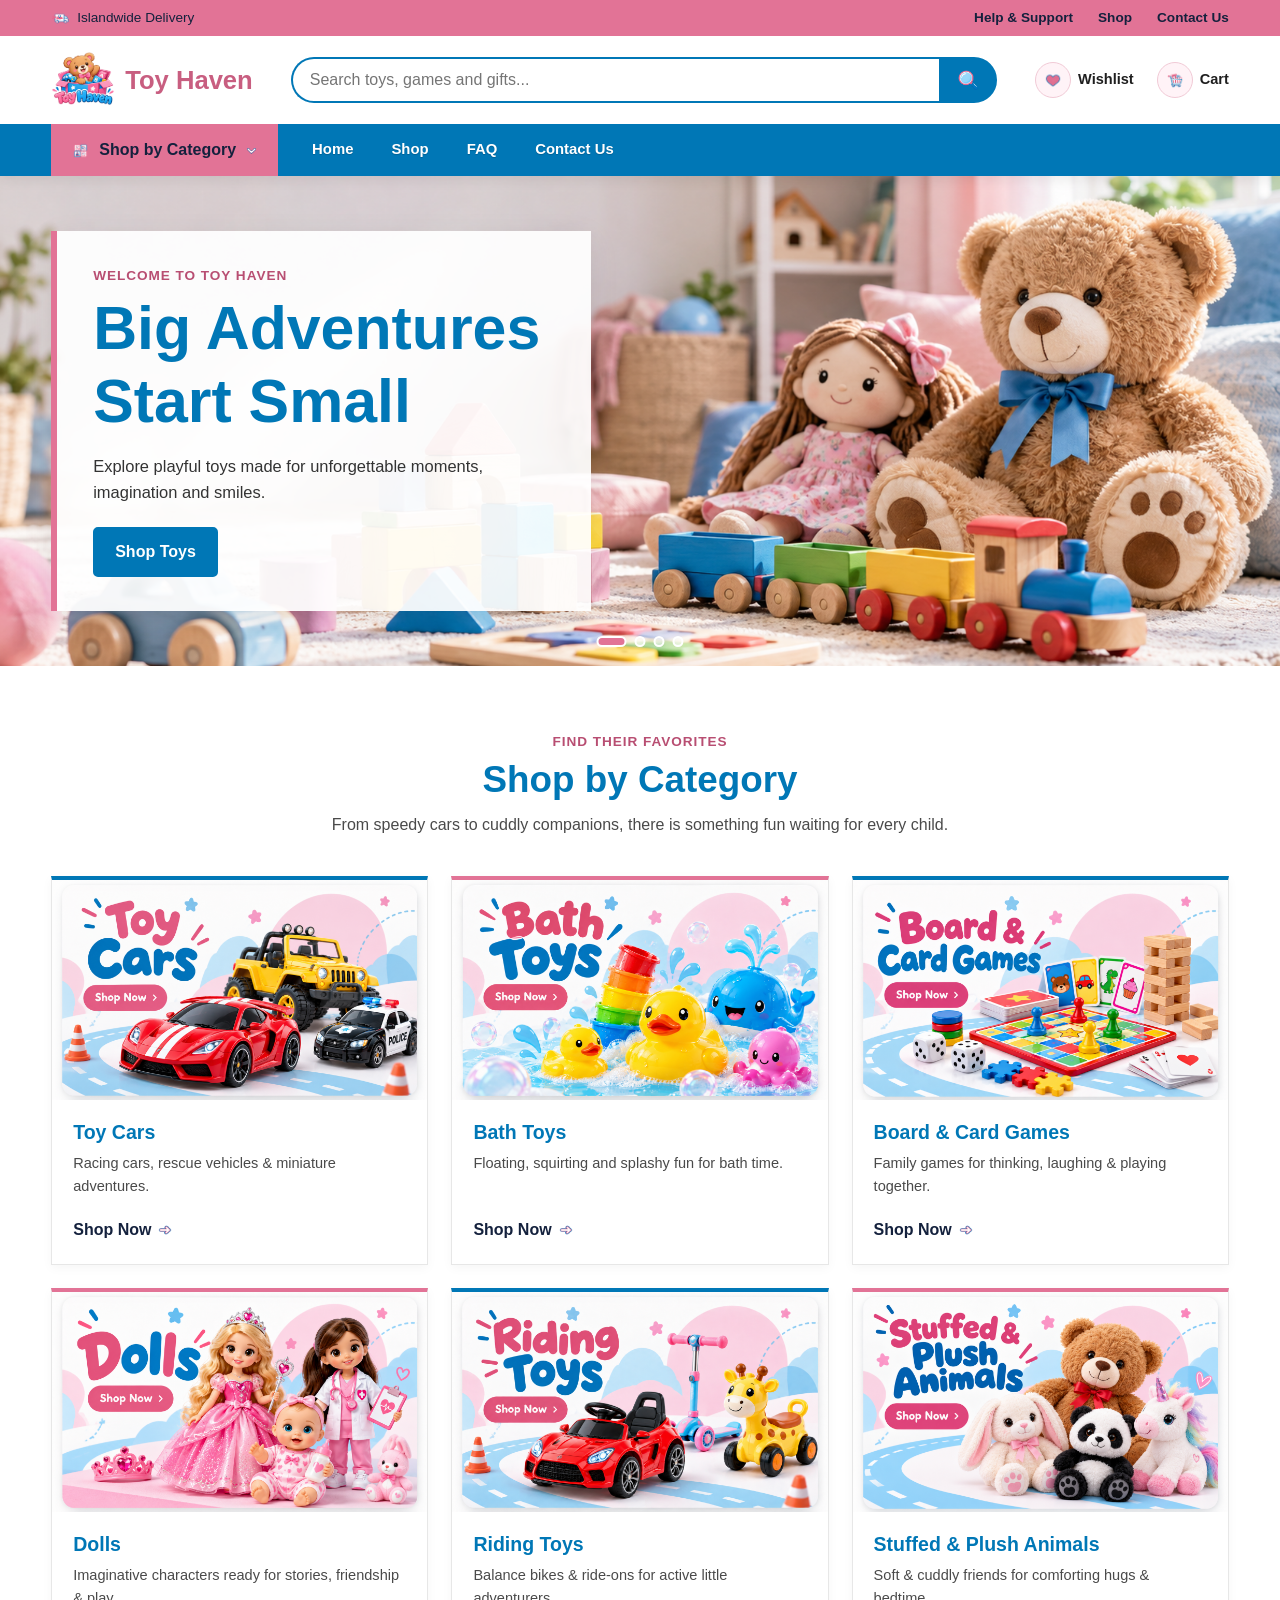
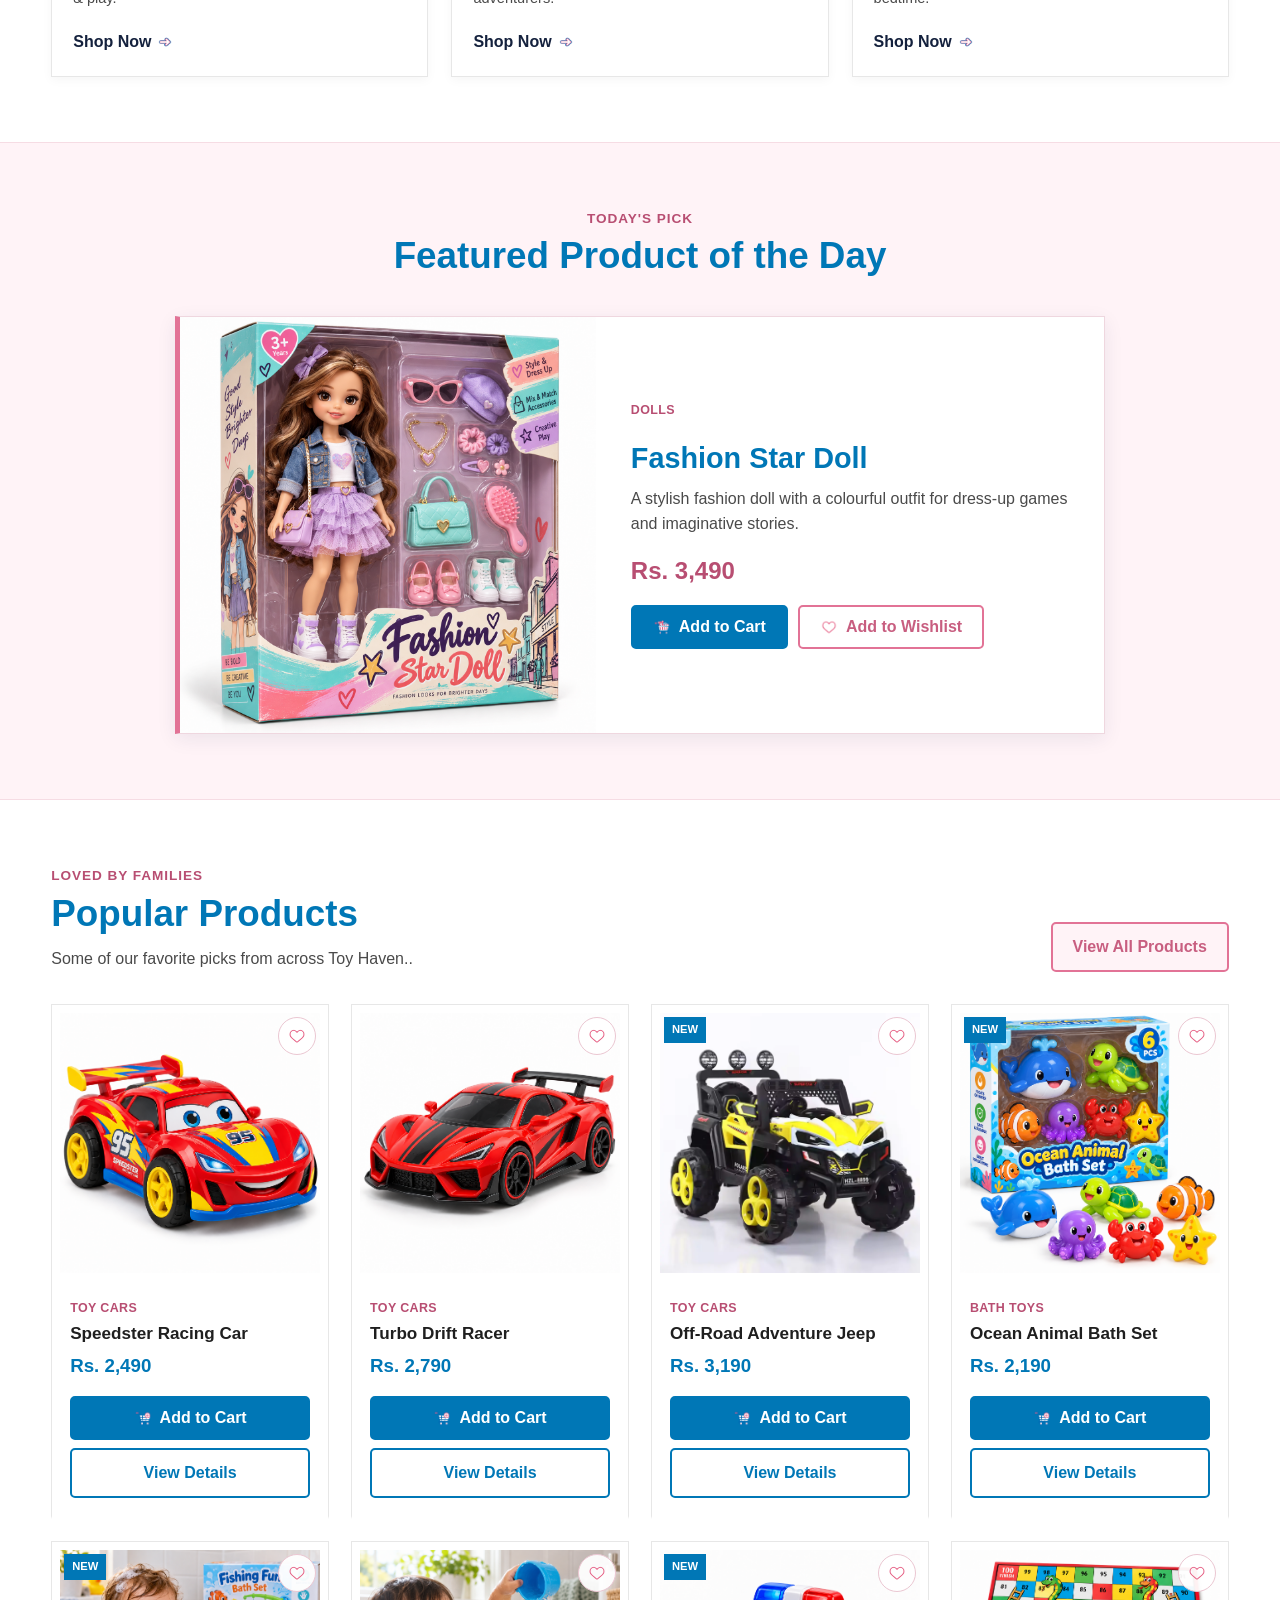
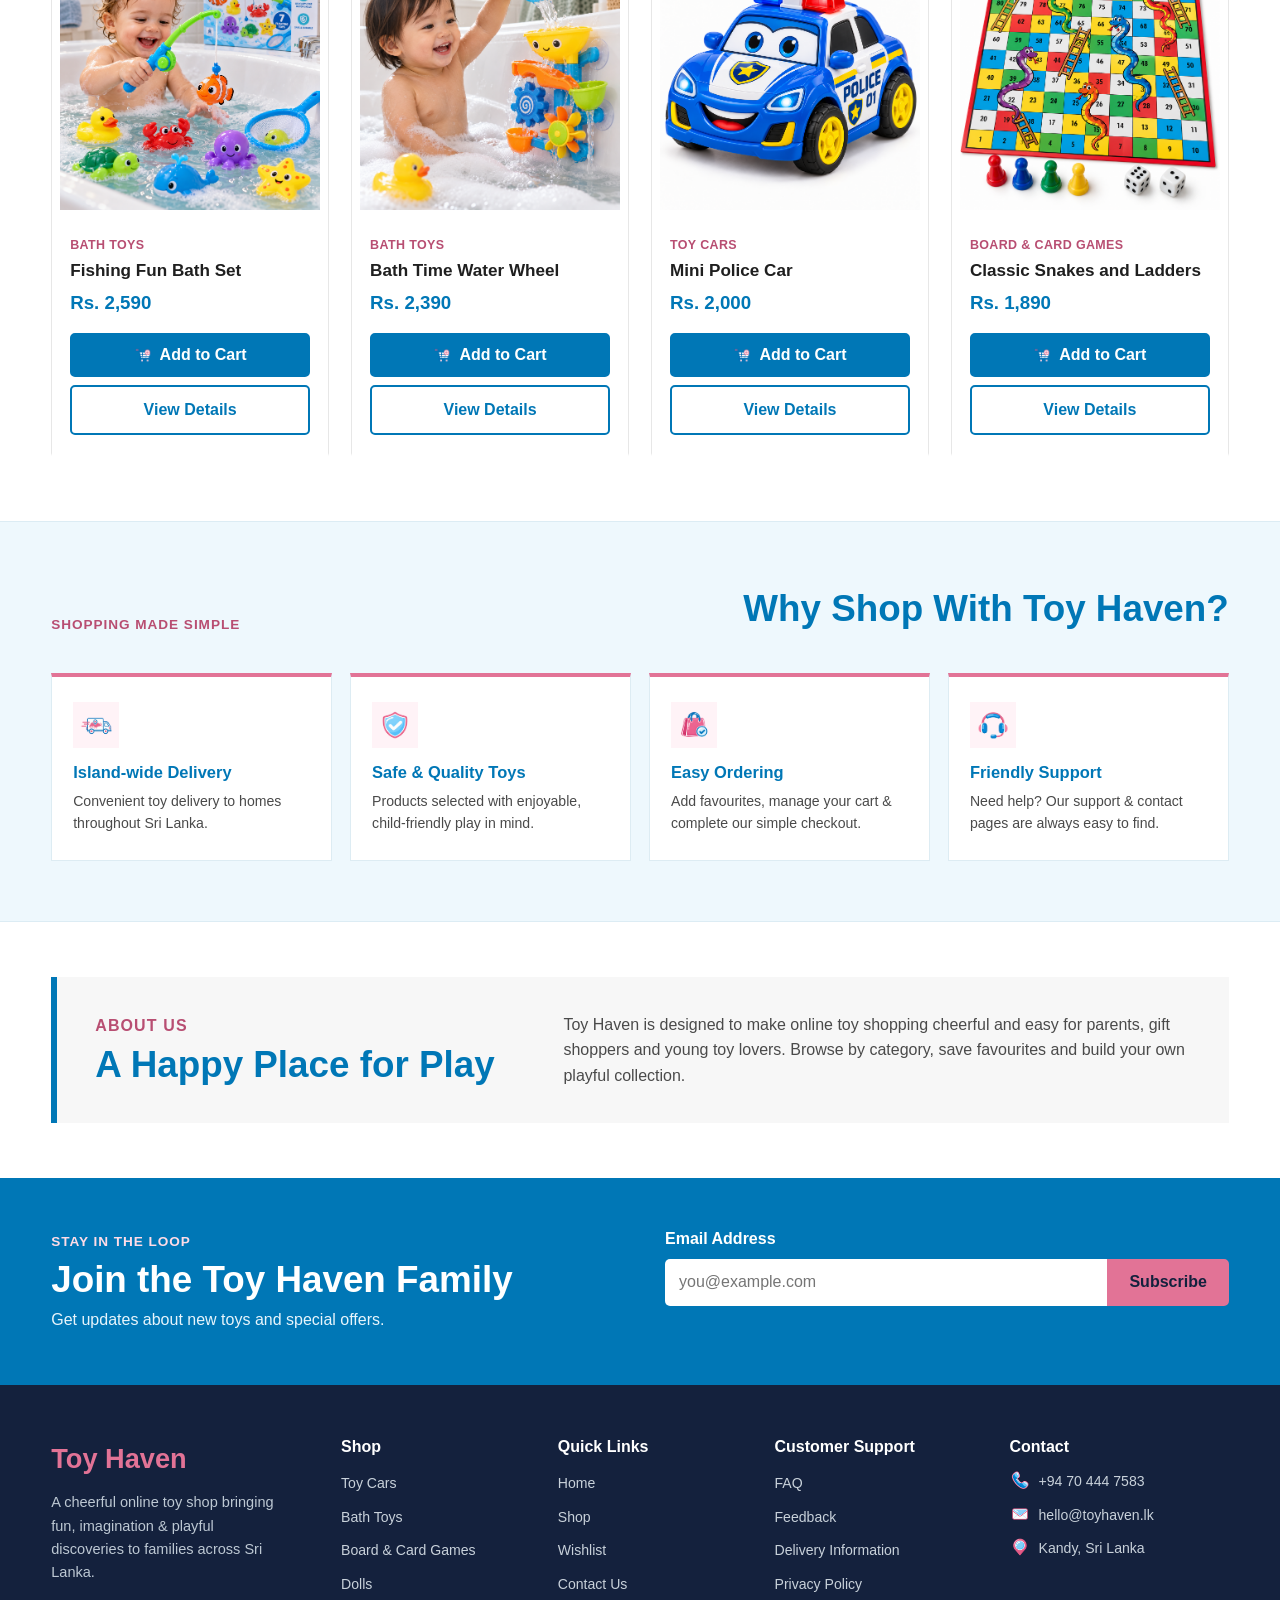
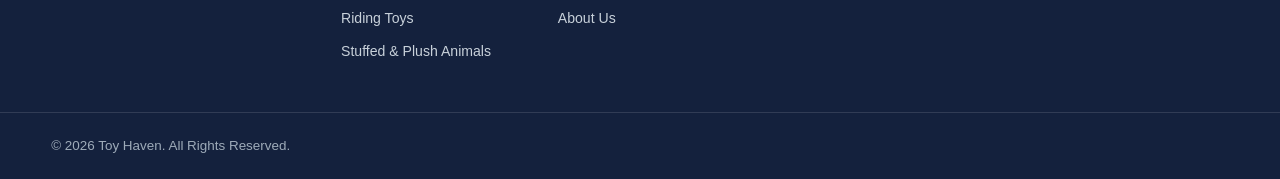
<file: index.html>
<!DOCTYPE html>
<html lang="en">
<head>
  <meta charset="UTF-8">
  <meta name="viewport" content="width=device-width, initial-scale=1.0">
  <meta name="keywords" content="toys, toy shop, teddy bears, toy cars, bath toys, board games">
  <meta name="description" content="Shop toy cars, bath toys, board games, dolls, riding toys and plush animals online - Sri Lanka">

  <link rel="stylesheet" href="./CSS/style.css">

  <link rel="apple-touch-icon" sizes="180x180" href="./Images/favicon_io/apple-touch-icon.png">
  <link rel="icon" type="image/png" sizes="32x32" href="./Images/favicon_io/favicon-32x32.png">
  <link rel="icon" type="image/png" sizes="16x16" href="./Images/favicon_io/favicon-16x16.png">
  <link rel="manifest" href="./Images/favicon_io/site.webmanifest">
  <link rel="icon" type="image/x-icon" href="./Images/favicon_io/favicon.ico">
  <link rel="icon" type="image/png" sizes="512x512" href="./Images/favicon_io/android-chrome-512x512.png">
  <link rel="icon" type="image/png" sizes="192x192" href="./Images/favicon_io/android-chrome-192x192.png">
  
  <title>Toy Haven | Toys, Games & Gift Items</title>
  
</head>
<body>
  <!-- Header & Navigation -->
  <header class="site-header">
    <section class="top-bar" aria-label="Store information">
      <div class="top-bar-container">
        <p class="delivery-mesaage">
          <img src="./Images/Icons/Delivery.png" alt="Islandwide Delivery" class="header-small-icon">
          Islandwide Delivery
        </p>

        <nav class="top-links">
          <ul>
            <li>
              <a href="support.html">Help &amp; Support</a>
            </li>
            <li>
              <a href="products.html">Shop</a>
            </li>
            <li>
              <a href="contact.html">Contact Us</a>
            </li>
          </ul>
        </nav>
      </div>
    </section>

    <!-- Main Header -->
     <section class="main-header" aria-label="Main header information">
      <div class="main-header-container">
        <a href="index.html" class="logo-link">
          <img src="./Images/Logo.png" alt="Toy Haven Logo">
          <span>Toy Haven</span>
        </a>

        <form action="products.html" class="header-search" method="get">
          <label for="hSearch">Search Marketplace</label>
          <input type="search" id="hSearch" name="search" placeholder="Search toys, games and gifts...">
          <button type="submit">
            <img src="./Images/Icons/Search.png" alt="Search" class="search-icon">
          </button>
        </form>

        <nav class="nav-actions" aria-label="Shortcuts">

          <a href="wishlist.html" class="nav-action">
            <img src="./Images/Icons/Heart2.png" alt="Wishlist" class="nav-icon">
            Wishlist
          </a>

          <a href="cart.html" class="nav-action">
            <img src="./Images/Icons/Cart.png" alt="Cart" class="nav-icon">
            Cart
          </a>

        </nav>
      </div>
     </section>

     <!-- Base Navigation Part -->
     <nav class="base-nav">
      <div class="base-nav-container menu">

        <button type="button" aria-expanded="false" aria-controls="categoryDropdown">
          <img src="./Images/Icons/Categories.png" alt="Shop by Category" class="menu-icon">
          Shop by Category
          <img src="./Images/Icons/DownArrow.png" alt="Drop Down Arrow" class="arrow-icon">
        </button>

        <ul class="category-dropdown" id="categoryDropdown">
          <li>
            <a href="products.html?category=Toy%20Cars">Toy Cars</a>
          </li>
          <li>
            <a href="products.html?category=Bath%20Toys">Bath Toys</a>
          </li>
          <li>
            <a href="products.html?category=Board%20%26%20Card%20Games">Board &amp; Card Games</a>
          </li>
          <li>
            <a href="products.html?category=Dolls">Dolls</a>
          </li>
          <li>
            <a href="products.html?category=Riding%20Toys">Riding Toys</a>
          </li>
          <li>
            <a href="products.html?category=Stuffed%20%26%20Plush%20Animals">Stuffed &amp; Plush Animals</a>
          </li>
        </ul>

        <button type="button" class="menu-toggle" aria-expanded="false">
          <img src="./Images/Icons/Hamburger.png" alt="Open Navigation Menu" class="menu-icon">
          Open navigation menu
        </button>

        <ul class="main-nav" id="mainNavigation">
          <li>
            <a href="index.html">Home</a>
          </li>
          <li>
            <a href="products.html">Shop</a>
          </li>
          <li>
            <a href="support.html">FAQ</a>
          </li>
          <li>
            <a href="contact.html">Contact Us</a>
          </li>
        </ul>
      </div>
     </nav>
  </header>

  <main id="main-container">
    <div class="hero-slider" role="region" aria-label="Promotions">
      <article class="active-slide">
        <img src="./Images/Banners/Banner1.png" alt="Colourful toys for children" class="hero-image">

        <div class="hero-content">
          <p class="hero-para">
            Welcome to Toy haven</p>

          <h1>Big Adventures Start Small</h1>

          <p>Explore playful toys made for unforgettable moments, imagination and smiles.</p>

          <a href="products.html" class="shop-button">Shop Toys</a>
        </div>
      </article>

      <article class="primary-slide">
        <img src="./Images/Banners/Banner2.png" alt="Toy cars and riding toys" class="hero-image">

        <div class="hero-content">
          <p class="hero-para">
            Ready, Set, Play
          </p>

          <h2>Little Drivers, Big Adventures</h2>

          <p>Discover colourful toy cars and exciting riding toys for energetic little explorers.</p>

          <a href="products.html?category=Toy%20Cars" class="shop-button">
            Explore Cars
          </a>
        </div>
      </article>

      <article class="primary-slide">
        <img src="./Images/Banners/Banner3.png" alt="Colourful bath toys" class="hero-image">
        <div class="hero-content">
          <p class="hero-para">
            Splash &amp; Smile
          </p>

          <h2>Make Bath Time More Fun</h2>

          <p>Turn everyday bath time into an exciting world of colourful floating friends.</p>

          <a href="products.html?category=Bath%20Toys" class="shop-button">Shop Bath Toys</a>
        </div>
      </article>

      <article class="primary-slide">
        <img src="./Images/Banners/Banner4.png" alt="Board and card games for children" class="hero-image">
        <div class="hero-content">
          <p class="hero-para">
            Fun for Everyone
          </p>

          <h2>Game Night Starts Here</h2>

          <p>Bring the family together with games made for laughter, and friendly competition.</p>

          <a href="products.html?category=Board%20%26%20Card%20Games" class="shop-button">Shop Games</a>
        </div>
      </article>

      <section class="dots-hero" aria-label="Choose promotional slide">
        
        <button type="button" class="dot-hero-active" aria-label="Show slide 1" data-slide="0"></button>

        <button type="button" class="dot-hero" aria-label="Show slide 2" data-slide="1"></button>

        <button type="button" class="dot-hero" aria-label="Show slide 3" data-slide="2"></button>

        <button type="button" class="dot-hero" aria-label="Show slide 4" data-slide="3"></button>

      </section>
    </div>

    <!-- Categories -->
     <section class="section-container" id="categories">
      <header class="section-header">
        <p class="section-label">Find their Favorites</p>

        <h2>Shop by Category</h2>

        <p>From speedy cars to cuddly companions, there is something fun waiting for every child.</p>
      </header>

      <div class="category-grid">

        <article class="category-card">

          <img src="./Images/Categories/Toy-Cars.png" alt="Toy cars">

          <div class="card-content">

            <h3>Toy Cars</h3>

            <p>Racing cars, rescue vehicles &amp; miniature adventures.</p>

            <a href="products.html?category=Toy%20Cars" class="text-link">Shop Now
              <img src="./Images/Icons/RightArrow.png" alt="Shop Now" class="text-link-icon">
            </a>
          </div>
        </article>

        <article class="category-card">
          <img src="./Images/Categories/Bath-Toys.png" alt="Colourful bath toys">

          <div class="card-content">
            <h3>Bath Toys</h3>

            <p>Floating, squirting and splashy fun for bath time.</p>

            <a href="products.html?category=Bath%20Toys" class="text-link"> Shop Now
              <img src="./Images/Icons/RightArrow.png" alt="Shop Now" class="text-link-icon">
            </a>
          </div>
        </article>

        <article class="category-card">
          <img src="./Images/Categories/Board&CardGames.png" alt="Board and card games">

          <div class="card-content">
            <h3>Board &amp; Card Games</h3>

            <p>Family games for thinking, laughing &amp; playing together.</p>

            <a href="products.html?category=Board%20%26%20Card%20Games" class="text-link">Shop Now
              <img src="./Images/Icons/RightArrow.png" alt="Shop Now" class="text-link-icon">
            </a>

          </div>
        </article>

        <article class="category-card">
          <img src="./Images/Categories/Dolls.png" alt="Dolls">

          <div class="card-content">
            <h3>Dolls</h3>

            <p>Imaginative characters ready for stories, friendship &amp; play.</p>

            <a href="products.html?category=Dolls" class="text-link">Shop Now
              <img src="./Images/Icons/RightArrow.png" alt="Shop Now" class="text-link-icon">
            </a>
          </div>
        </article>

        <article class="category-card">
          <img src="./Images/Categories/Riding-Toys.png" alt="Colorful riding toys">

          <div class="card-content">
            <h3>Riding Toys</h3>

            <p>Balance bikes &amp; ride-ons for active little adventurers.</p>

            <a href="products.html?category=Riding%20Toys" class="text-link">Shop Now
              <img src="./Images/Icons/RightArrow.png" alt="Shop Now" class="text-link-icon">
            </a>
          </div>
        </article>

        <article class="category-card">
          <img src="./Images/Categories/PlushAnimals.png" alt="Soft stuffed and plush animals">

          <div class="card-content">
            <h3>Stuffed &amp; Plush Animals</h3>

            <p>Soft &amp; cuddly friends for comforting hugs &amp; bedtime.</p>

            <a href="products.html?category=Stuffed%20%26%20Plush%20Animals" class="text-link">Shop Now
              <img src="./Images/Icons/RightArrow.png" alt="Shop Now" class="text-link-icon">
            </a>
          </div>
        </article>

      </div>
     </section>

     <!-- Toy of the Day -->
      <section class="featured-toy">
        <div class="container">
          <header class="feature-header">
            <p class="ftr-label">Today's Pick</p>

            <h2>Featured Product of the Day</h2>

          </header>

          <div class="ftr-toy" id="ftrToy">
            <p class="load-text">Loading today's featured toy...</p>

          </div>
        </div>
      </section>

      <!-- Kids' Favorites -->
       <div class="section-reveal">
        <header class="prime-header">

          <section>
            <p class="prime-label">Loved by Families</p>
            <h2>Popular Products</h2>
            <p>Some of our favorite picks from across Toy Haven..</p>
          </section>

          <a href="products.html" class="fav-btn">View All Products</a>
        </header>
        <div class="product-grid" id="popularProducts">
          <p class="load-text">Loading Products...</p>
        </div>
       </div>

       <!-- Why Toy Haven -->
        <section class="whyToyHaven" id="why-shop">
          <div class="container">
            <header class="prime-header">
              <p class="prime-label">Shopping Made Simple</p>
              <h2>Why Shop With Toy Haven?</h2>
            </header>

            <div class="why-grid">
              <article class="why-card">
                <img src="./Images/Icons/Delivery.png" alt="Island-wide Delivery" class="why-icon">
                <h3>Island-wide Delivery</h3>
                <p>Convenient toy delivery to homes throughout Sri Lanka.</p>
              </article>

              <article class="why-card">
                <img src="./Images/Icons/Safe.png" alt="Safe & Quality Toys" class="why-icon">
                <h3>Safe &amp; Quality Toys</h3>
                <p>Products selected with enjoyable, child-friendly play in mind.</p>
              </article>

              <article class="why-card">
                <img src="./Images/Icons/Easy-order.png" alt="Easy Ordering" class="why-icon">
                <h3>Easy Ordering</h3>
                <p>Add favourites, manage your cart &amp; complete our simple checkout.</p>
              </article>

              <article class="why-card">
                <img src="./Images/Icons/Support.png" alt="Friendly Support" class="why-icon">
                <h3>Friendly Support</h3>
                <p>Need help? Our support &amp; contact pages are always easy to find.</p>
              </article>
            </div>
          </div>
        </section>

        <!-- About -->
         <div class="aboutShop" id="about-Toy-Haven">
          <div class="containerAbout">
            <section>
              <p class="section-label">About Us</p>
              <h2>A Happy Place for Play</h2>
            </section>
            <p>Toy Haven is designed to make online toy shopping cheerful and easy for parents, gift shoppers and young toy lovers. Browse by category, save favourites and build your own playful collection.</p>
          </div>
         </div>

         <!-- Newsletter -->
         <div class="newsletter-section">
          <div class="newsletter-container">
            <section>
              <p class="section-label">
                Stay in the loop
              </p>
              <h2>Join the Toy Haven Family</h2>
              <p>Get updates about new toys and special offers.</p>
            </section>
            <form class="newsletter-form" id="newsletterForm">
              <label for="newsletterEmail">Email Address</label>

              <div class="newsletter-input">
                <input type="email" id="newsletterEmail" placeholder="you@example.com" required>
                <button type="submit" class="button-primary">Subscribe</button>
              </div>

              <p class="form-error" id="newsletterError" aria-live="polite"></p>
              <p class="form-success" id="newsletterSuccess" aria-live="polite"></p>
            </form>
          </div>
         </div>
  </main>

  <!-- Footer -->
   <footer class="site-footer">
    <div class="footer-grid">

      <div class="footer-about">
        <p>A cheerful online toy shop bringing fun, imagination &amp; playful discoveries to families across Sri Lanka.</p>
      </div>

      <section>
        <h3>Shop</h3>
        <ul class="shop-links">
          <li><a href="products.html?category=Toy%20Cars">Toy Cars</a></li>
          <li><a href="products.html?category=Bath%20Toys">Bath Toys</a></li>
          <li><a href="products.html?category=Board%20%26%20Card%20Games">Board &amp; Card Games</a></li>
          <li><a href="products.html?category=Dolls">Dolls</a></li>
          <li><a href="products.html?category=Riding%20Toys">Riding Toys</a></li>
          <li><a href="products.html?category=Stuffed%20%26%20Plush%20Animals">Stuffed &amp; Plush Animals</a></li>
        </ul>
      </section>

      <section>
        <h3>Quick Links</h3>
        <ul class="shop-links">
          <li><a href="index.html">Home</a></li>
          <li><a href="products.html">Shop</a></li>
          <li><a href="wishlist.html">Wishlist</a></li>
          <li><a href="contact.html">Contact Us</a></li>
          <li><a href="about.html">About Us</a></li>
        </ul>
      </section>

      <section>
        <h3>Customer Support</h3>
        <ul class="shop-links">
          <li><a href="support.html#faq">FAQ</a></li>
          <li><a href="support.html#feedback">Feedback</a></li>
          <li><a href="support.html#delivery">Delivery Information</a></li>
          <li><a href="privacy.html">Privacy Policy</a></li>
        </ul>
      </section>

      <section>
        <h3>Contact</h3>
        <ul class="footer-contact">
          <li>
            <img src="./Images/Icons/Phone.png" alt="Phone Number" class="footer-icon">
            +94 70 444 7583
          </li>

          <li>
            <img src="./Images/Icons/Email.png" alt="Email Address" class="footer-icon">
            hello@toyhaven.lk
          </li>

          <li>
            <img src="./Images/Icons/Location.png" alt="Address" class="footer-icon">
            Kandy, Sri Lanka
          </li>
        </ul>
      </section>
    </div>

    <div class="footer-bottom">
      <div class="container">
        <p> &copy; 2026 Toy Haven. All Rights Reserved.</p>
      </div>
    </div>

  </footer>
  
  <script src="JavaScript/products.js"></script>
  <script src="JavaScript/common.js"></script>
  <script src="JavaScript/home.js"></script>

</body>
</html>
</file>
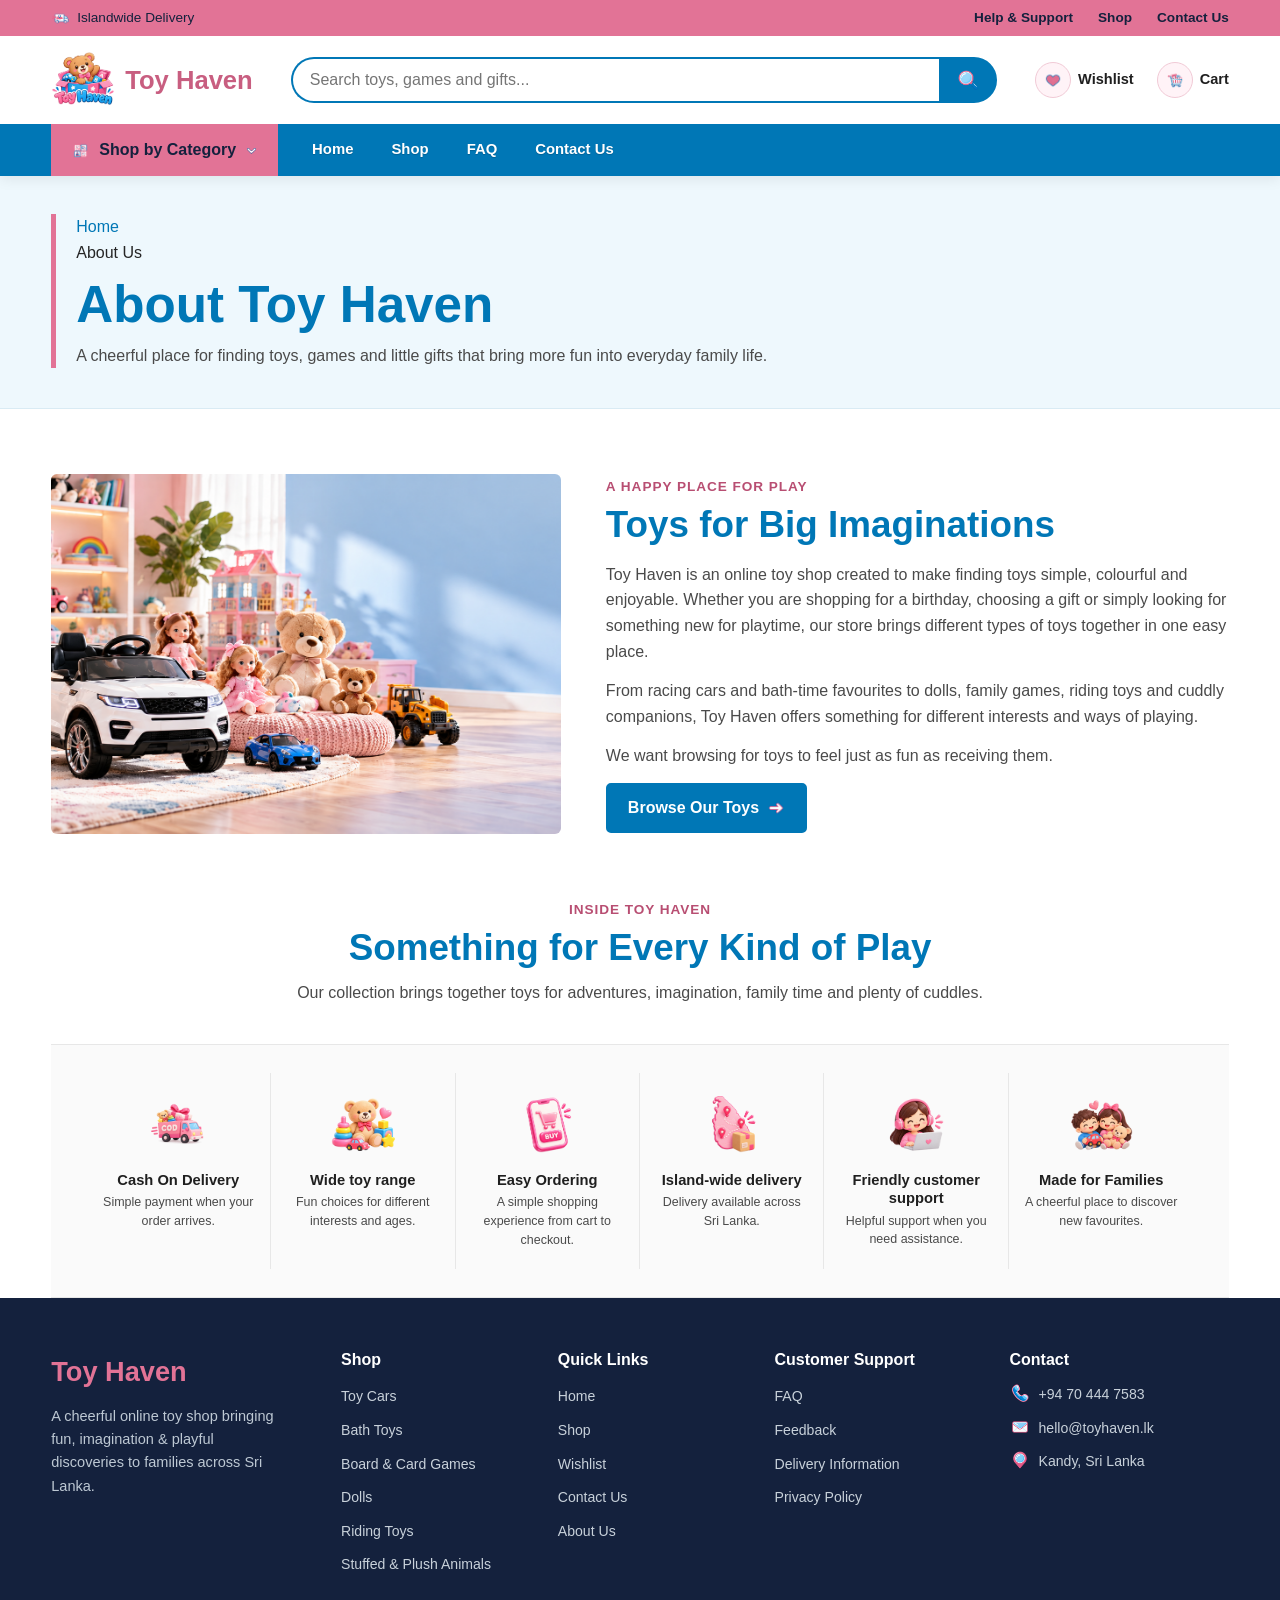
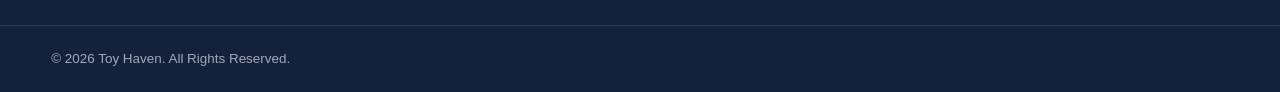
<file: about.html>
<!DOCTYPE html>
<html lang="en">
<head>
  <meta charset="UTF-8">
  <meta name="viewport" content="width=device-width, initial-scale=1.0">
  <meta name="description" content="About Toy Haven in Kandy, Sri Lanka">
  <link rel="stylesheet" href="CSS/style.css">

  <link rel="apple-touch-icon" sizes="180x180" href="./Images/favicon_io/apple-touch-icon.png">
  <link rel="icon" type="image/png" sizes="32x32" href="./Images/favicon_io/favicon-32x32.png">
  <link rel="icon" type="image/png" sizes="16x16" href="./Images/favicon_io/favicon-16x16.png">
  <link rel="manifest" href="./Images/favicon_io/site.webmanifest">
  <link rel="icon" type="image/x-icon" href="./Images/favicon_io/favicon.ico">
  <link rel="icon" type="image/png" sizes="512x512" href="./Images/favicon_io/android-chrome-512x512.png">
  <link rel="icon" type="image/png" sizes="192x192" href="./Images/favicon_io/android-chrome-192x192.png">

  <title>Toy Haven | About Us</title>

</head>
<body>
  <!-- Header & Navigation -->
  <header class="site-header">
    <section class="top-bar" aria-label="Store information">
      <div class="top-bar-container">
        <p class="delivery-mesaage">
          <img src="./Images/Icons/Delivery.png" alt="Islandwide Delivery" class="header-small-icon">
          Islandwide Delivery
        </p>

        <nav class="top-links">
          <ul>
            <li>
              <a href="support.html">Help &amp; Support</a>
            </li>
            <li>
              <a href="products.html">Shop</a>
            </li>
            <li>
              <a href="contact.html">Contact Us</a>
            </li>
          </ul>
        </nav>
      </div>
    </section>

    <!-- Main Header -->
     <section class="main-header" aria-label="Main header information">
      <div class="main-header-container">
        <a href="index.html" class="logo-link">
          <img src="./Images/Logo.png" alt="Toy Haven Logo">
          <span>Toy Haven</span>
        </a>

        <form action="products.html" class="header-search" method="get">
          <label for="hSearch">Search Marketplace</label>
          <input type="search" id="hSearch" name="search" placeholder="Search toys, games and gifts...">
          <button type="submit">
            <img src="./Images/Icons/Search.png" alt="Search" class="search-icon">
          </button>
        </form>

        <nav class="nav-actions" aria-label="Shortcuts">

          <a href="wishlist.html" class="nav-action">
            <img src="./Images/Icons/Heart2.png" alt="Wishlist" class="nav-icon">
            Wishlist
          </a>

          <a href="cart.html" class="nav-action">
            <img src="./Images/Icons/Cart.png" alt="Cart" class="nav-icon">
            Cart
          </a>

        </nav>
      </div>
     </section>

     <!-- Base Navigation Part -->
     <nav class="base-nav">
      <div class="base-nav-container menu">

        <button type="button" aria-expanded="false" aria-controls="categoryDropdown">
          <img src="./Images/Icons/Categories.png" alt="Shop by Category" class="menu-icon">
          Shop by Category
          <img src="./Images/Icons/DownArrow.png" alt="Drop Down Arrow" class="arrow-icon">
        </button>

        <ul class="category-dropdown" id="categoryDropdown">
          <li>
            <a href="products.html?category=Toy%20Cars">Toy Cars</a>
          </li>
          <li>
            <a href="products.html?category=Bath%20Toys">Bath Toys</a>
          </li>
          <li>
            <a href="products.html?category=Board%20%26%20Card%20Games">Board &amp; Card Games</a>
          </li>
          <li>
            <a href="products.html?category=Dolls">Dolls</a>
          </li>
          <li>
            <a href="products.html?category=Riding%20Toys">Riding Toys</a>
          </li>
          <li>
            <a href="products.html?category=Stuffed%20%26%20Plush%20Animals">Stuffed &amp; Plush Animals</a>
          </li>
        </ul>

        <button type="button" class="menu-toggle" aria-expanded="false">
          <img src="./Images/Icons/Hamburger.png" alt="Open Navigation Menu" class="menu-icon">
          Open navigation menu
        </button>

        <ul class="main-nav" id="mainNavigation">
          <li>
            <a href="index.html">Home</a>
          </li>
          <li>
            <a href="products.html">Shop</a>
          </li>
          <li>
            <a href="support.html">FAQ</a>
          </li>
          <li>
            <a href="contact.html">Contact Us</a>
          </li>
        </ul>
      </div>
     </nav>
  </header>

  <!-- Content -->
   <main id="main-container">
    <section class="page-banner">
      <div class="container">

        <nav class="breadcrumb" aria-label="Breadcrumb">
          <ol>
            <li>
              <a href="index.html">Home</a>
            </li>
            <li aria-current="page">About Us</li>
          </ol>
        </nav>

        <h1>About Toy Haven</h1>
        <p>A cheerful place for finding toys, games and little
          gifts that bring more fun into everyday family life.</p>
      </div>
    </section>

    <!-- Introduction of ToyHaven -->
    <div class="section-container">
      <div class="about-page-intro">
        <div class="about-page-image">
          <img src="./Images/Banners/Banner5.png" alt="A colourful collection of children's toys">
        </div>

        <article class="about-page-content">
          <p class="section-label">
            A Happy Place for Play
          </p>

          <h2>Toys for Big Imaginations</h2>

          <p>Toy Haven is an online toy shop created to make
            finding toys simple, colourful and enjoyable.
            Whether you are shopping for a birthday,
            choosing a gift or simply looking for something
            new for playtime, our store brings different
            types of toys together in one easy place.</p>

            <p>From racing cars and bath-time favourites to
            dolls, family games, riding toys and cuddly
            companions, Toy Haven offers something for
            different interests and ways of playing.</p>

            <p>We want browsing for toys to feel just as fun
            as receiving them.</p>

            <a href="products.html" class="button-primary">Browse Our Toys
              <img src="./Images/Icons/RightArrow.png" alt="Right Arrow" class="button-icon">
            </a>
        </article>

      </div>
    </div>

     <!-- Selection of ToyHaven -->
      <section class="about-selection">
        <div class="container">
          <header class="section-heading">
            <p class="section-label">
              Inside Toy Haven
            </p>

            <h2>Something for Every Kind of Play</h2>

            <p>Our collection brings together toys for adventures, imagination, family time and plenty of cuddles.</p>
          </header>

          <div class="about-info-section">
            <div class="about-info-grid">

              <article class="about-info-item">
                <img src="Images/About_Images/Delivery.png" alt="Cash On Delivery">

                <div>
                  <h3>Cash On Delivery</h3>
                  <p>Simple payment when your order arrives.</p>
                </div>

              </article>

              <article class="about-info-item">
                <img src="./Images/About_Images/Wide_toy_range.png" alt="Wide toy range">

                <div>
                  <h3>Wide toy range</h3>
                  <p>Fun choices for different interests and ages.</p>
                </div>
              </article>

              <article class="about-info-item">
                <img src="./Images/About_Images/Easy_ordering.png" alt="Easy Ordering">

                <div>
                  <h3>Easy Ordering</h3>
                  <p>A simple shopping experience from cart to checkout.</p>
                </div>
              </article>

              <article class="about-info-item">
                <img src="./Images/About_Images/Island_wide_Delivery.png" alt="Island-wide delivery">

                <div>
                  <h3>Island-wide delivery</h3>
                  <p>Delivery available across Sri Lanka.</p>
                </div>
              </article>

              <article class="about-info-item">
                <img src="./Images/About_Images/Customer_spport.png" alt="Friendly customer support">

                <div>
                  <h3>Friendly customer support</h3>
                  <p>Helpful support when you need assistance.</p>
                </div>
              </article>

              <article class="about-info-item">
                <img src="./Images/About_Images/Madefro_Families.png" alt="Toy Haven for families">

                <div>
                  <h3>Made for Families</h3>
                  <p>A cheerful place to discover new favourites.</p>
                </div>
              </article>

            </div>
          </div>
        </div>
      </section>
   </main>

   <!-- Footer -->
   <footer class="site-footer">
    <div class="footer-grid">

      <div class="footer-about">
        <p>A cheerful online toy shop bringing fun, imagination &amp; playful discoveries to families across Sri Lanka.</p>
      </div>

      <section>
        <h3>Shop</h3>
        <ul class="shop-links">
          <li><a href="products.html?category=Toy%20Cars">Toy Cars</a></li>
          <li><a href="products.html?category=Bath%20Toys">Bath Toys</a></li>
          <li><a href="products.html?category=Board%20%26%20Card%20Games">Board &amp; Card Games</a></li>
          <li><a href="products.html?category=Dolls">Dolls</a></li>
          <li><a href="products.html?category=Riding%20Toys">Riding Toys</a></li>
          <li><a href="products.html?category=Stuffed%20%26%20Plush%20Animals">Stuffed &amp; Plush Animals</a></li>
        </ul>
      </section>

      <section>
        <h3>Quick Links</h3>
        <ul class="shop-links">
          <li><a href="index.html">Home</a></li>
          <li><a href="products.html">Shop</a></li>
          <li><a href="wishlist.html">Wishlist</a></li>
          <li><a href="contact.html">Contact Us</a></li>
          <li><a href="about.html">About Us</a></li>
        </ul>
      </section>

      <section>
        <h3>Customer Support</h3>
        <ul class="shop-links">
          <li><a href="support.html#faq">FAQ</a></li>
          <li><a href="support.html#feedback">Feedback</a></li>
          <li><a href="support.html#delivery">Delivery Information</a></li>
          <li><a href="privacy.html">Privacy Policy</a></li>
        </ul>
      </section>

      <section>
        <h3>Contact</h3>
        <ul class="footer-contact">
          <li>
            <img src="./Images/Icons/Phone.png" alt="Phone Number" class="footer-icon">
            +94 70 444 7583
          </li>

          <li>
            <img src="./Images/Icons/Email.png" alt="Email Address" class="footer-icon">
            hello@toyhaven.lk
          </li>

          <li>
            <img src="./Images/Icons/Location.png" alt="Address" class="footer-icon">
            Kandy, Sri Lanka
          </li>
        </ul>
      </section>
    </div>

    <div class="footer-bottom">
      <div class="container">
        <p> &copy; 2026 Toy Haven. All Rights Reserved.</p>
      </div>
    </div>

  </footer>

  <script src="JavaScript/products.js"></script>
  <script src="JavaScript/common.js"></script>
  <script src="JavaScript/about.js"></script>

</body>
</html>
</file>
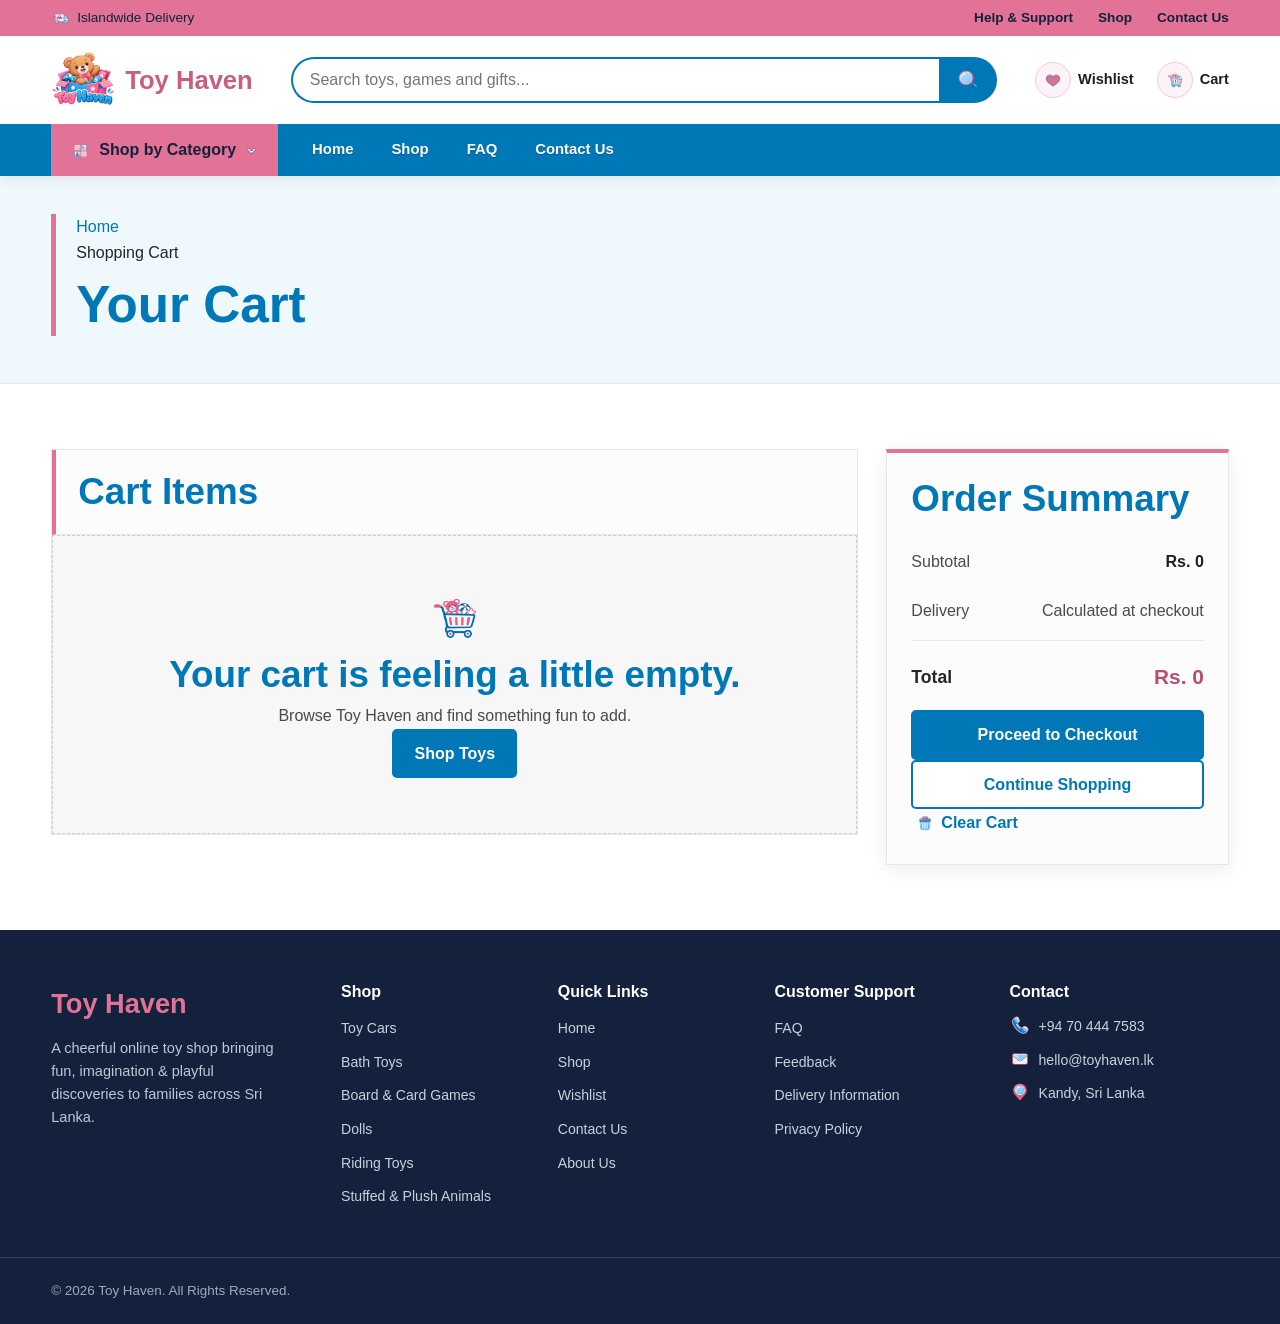
<file: cart.html>
<!DOCTYPE html>
<html lang="en">
<head>
  <meta charset="UTF-8">
  <meta name="viewport" content="width=device-width, initial-scale=1.0">
  <meta name="description" content="Review the toys in Toy Haven shopping cart.">
  <link rel="stylesheet" href="CSS/style.css">

  <link rel="apple-touch-icon" sizes="180x180" href="./Images/favicon_io/apple-touch-icon.png">
  <link rel="icon" type="image/png" sizes="32x32" href="./Images/favicon_io/favicon-32x32.png">
  <link rel="icon" type="image/png" sizes="16x16" href="./Images/favicon_io/favicon-16x16.png">
  <link rel="manifest" href="./Images/favicon_io/site.webmanifest">
  <link rel="icon" type="image/x-icon" href="./Images/favicon_io/favicon.ico">
  <link rel="icon" type="image/png" sizes="512x512" href="./Images/favicon_io/android-chrome-512x512.png">
  <link rel="icon" type="image/png" sizes="192x192" href="./Images/favicon_io/android-chrome-192x192.png">

  <title>Toy Haven | Shopping Cart</title>

</head>
<body>
  <!-- Header & Navigation -->
  <header class="site-header">
    <section class="top-bar" aria-label="Store information">
      <div class="top-bar-container">
        <p class="delivery-mesaage">
          <img src="./Images/Icons/Delivery.png" alt="Islandwide Delivery" class="header-small-icon">
          Islandwide Delivery
        </p>

        <nav class="top-links">
          <ul>
            <li>
              <a href="support.html">Help &amp; Support</a>
            </li>
            <li>
              <a href="products.html">Shop</a>
            </li>
            <li>
              <a href="contact.html">Contact Us</a>
            </li>
          </ul>
        </nav>
      </div>
    </section>

    <!-- Main Header -->
     <section class="main-header" aria-label="Main header information">
      <div class="main-header-container">
        <a href="index.html" class="logo-link">
          <img src="./Images/Logo.png" alt="Toy Haven Logo">
          <span>Toy Haven</span>
        </a>

        <form action="products.html" class="header-search" method="get">
          <label for="hSearch">Search Marketplace</label>
          <input type="search" id="hSearch" name="search" placeholder="Search toys, games and gifts...">
          <button type="submit">
            <img src="./Images/Icons/Search.png" alt="Search" class="search-icon">
          </button>
        </form>

        <nav class="nav-actions" aria-label="Shortcuts">

          <a href="wishlist.html" class="nav-action">
            <img src="./Images/Icons/Heart2.png" alt="Wishlist" class="nav-icon">
            Wishlist
          </a>

          <a href="cart.html" class="nav-action">
            <img src="./Images/Icons/Cart.png" alt="Cart" class="nav-icon">
            Cart
          </a>

        </nav>
      </div>
     </section>

     <!-- Base Navigation Part -->
     <nav class="base-nav">
      <div class="base-nav-container menu">

        <button type="button" aria-expanded="false" aria-controls="categoryDropdown">
          <img src="./Images/Icons/Categories.png" alt="Shop by Category" class="menu-icon">
          Shop by Category
          <img src="./Images/Icons/DownArrow.png" alt="Drop Down Arrow" class="arrow-icon">
        </button>

        <ul class="category-dropdown" id="categoryDropdown">
          <li>
            <a href="products.html?category=Toy%20Cars">Toy Cars</a>
          </li>
          <li>
            <a href="products.html?category=Bath%20Toys">Bath Toys</a>
          </li>
          <li>
            <a href="products.html?category=Board%20%26%20Card%20Games">Board &amp; Card Games</a>
          </li>
          <li>
            <a href="products.html?category=Dolls">Dolls</a>
          </li>
          <li>
            <a href="products.html?category=Riding%20Toys">Riding Toys</a>
          </li>
          <li>
            <a href="products.html?category=Stuffed%20%26%20Plush%20Animals">Stuffed &amp; Plush Animals</a>
          </li>
        </ul>

        <button type="button" class="menu-toggle" aria-expanded="false">
          <img src="./Images/Icons/Hamburger.png" alt="Open Navigation Menu" class="menu-icon">
          Open navigation menu
        </button>

        <ul class="main-nav" id="mainNavigation">
          <li>
            <a href="index.html">Home</a>
          </li>
          <li>
            <a href="products.html">Shop</a>
          </li>
          <li>
            <a href="support.html">FAQ</a>
          </li>
          <li>
            <a href="contact.html">Contact Us</a>
          </li>
        </ul>
      </div>
     </nav>
  </header>

  <main id="main-container">
    <section class="page-banner">
      <div class="container">
        <nav class="breadcrumb" aria-label="Breadcrumb">
          <ol>
            <li><a href="index.html">Home</a></li>
            <li aria-current="page">Shopping Cart</li>
          </ol>
        </nav>

        <h1>Your Cart</h1>
      </div> 
    </section>
    
    <div class="section-container">
      <div class="cart-layout">
        <section class="cart-products">
          <header class="content-heading">
            <h2>Cart Items</h2>
          </header>

          <div id="cartItems" aria-live="polite"></div>
        </section>

        <aside class="cart-summary">
          <h2>Order Summary</h2>

          <div class="summary-row">
            <span>Subtotal</span>
            <strong id="cartSubTotal">Rs. 0</strong>
          </div>

          <div class="summary-row">
            <span>Delivery</span>
            <span>Calculated at checkout</span>
          </div>

          <hr>

          <div class="total-row">
            <span>Total</span>
            <strong id="cartTotal">Rs. 0</strong>
          </div>

          <a href="checkout.html" id="checkoutButton" class="button-primary button-full">Proceed to Checkout</a>

          <a href="products.html" class="button button-full">Continue Shopping</a>

          <button type="button" class="text-btn warn-button" id="clear-cart">
            <img src="./Images/Icons/Delete.png" alt="Clear cart" class="button-icon">
            Clear Cart
          </button>
          
        </aside>
      </div>
    </div>
  </main>

  <!-- Footer -->
   <footer class="site-footer">
    <div class="footer-grid">

      <div class="footer-about">
        <p>A cheerful online toy shop bringing fun, imagination &amp; playful discoveries to families across Sri Lanka.</p>
      </div>

      <section>
        <h3>Shop</h3>
        <ul class="shop-links">
          <li><a href="products.html?category=Toy%20Cars">Toy Cars</a></li>
          <li><a href="products.html?category=Bath%20Toys">Bath Toys</a></li>
          <li><a href="products.html?category=Board%20%26%20Card%20Games">Board &amp; Card Games</a></li>
          <li><a href="products.html?category=Dolls">Dolls</a></li>
          <li><a href="products.html?category=Riding%20Toys">Riding Toys</a></li>
          <li><a href="products.html?category=Stuffed%20%26%20Plush%20Animals">Stuffed &amp; Plush Animals</a></li>
        </ul>
      </section>

      <section>
        <h3>Quick Links</h3>
        <ul class="shop-links">
          <li><a href="index.html">Home</a></li>
          <li><a href="products.html">Shop</a></li>
          <li><a href="wishlist.html">Wishlist</a></li>
          <li><a href="contact.html">Contact Us</a></li>
          <li><a href="about.html">About Us</a></li>
        </ul>
      </section>

      <section>
        <h3>Customer Support</h3>
        <ul class="shop-links">
          <li><a href="support.html#faq">FAQ</a></li>
          <li><a href="support.html#feedback">Feedback</a></li>
          <li><a href="support.html#delivery">Delivery Information</a></li>
          <li><a href="privacy.html">Privacy Policy</a></li>
        </ul>
      </section>

      <section>
        <h3>Contact</h3>
        <ul class="footer-contact">
          <li>
            <img src="./Images/Icons/Phone.png" alt="Phone Number" class="footer-icon">
            +94 70 444 7583
          </li>

          <li>
            <img src="./Images/Icons/Email.png" alt="Email Address" class="footer-icon">
            hello@toyhaven.lk
          </li>

          <li>
            <img src="./Images/Icons/Location.png" alt="Address" class="footer-icon">
            Kandy, Sri Lanka
          </li>
        </ul>
      </section>
    </div>

    <div class="footer-bottom">
      <div class="container">
        <p> &copy; 2026 Toy Haven. All Rights Reserved.</p>
      </div>
    </div>

  </footer>
  
  <script src="JavaScript/products.js"></script>
  <script src="JavaScript/common.js"></script>
  <script src="JavaScript/cart.js"></script>

</body>
</html>
</file>
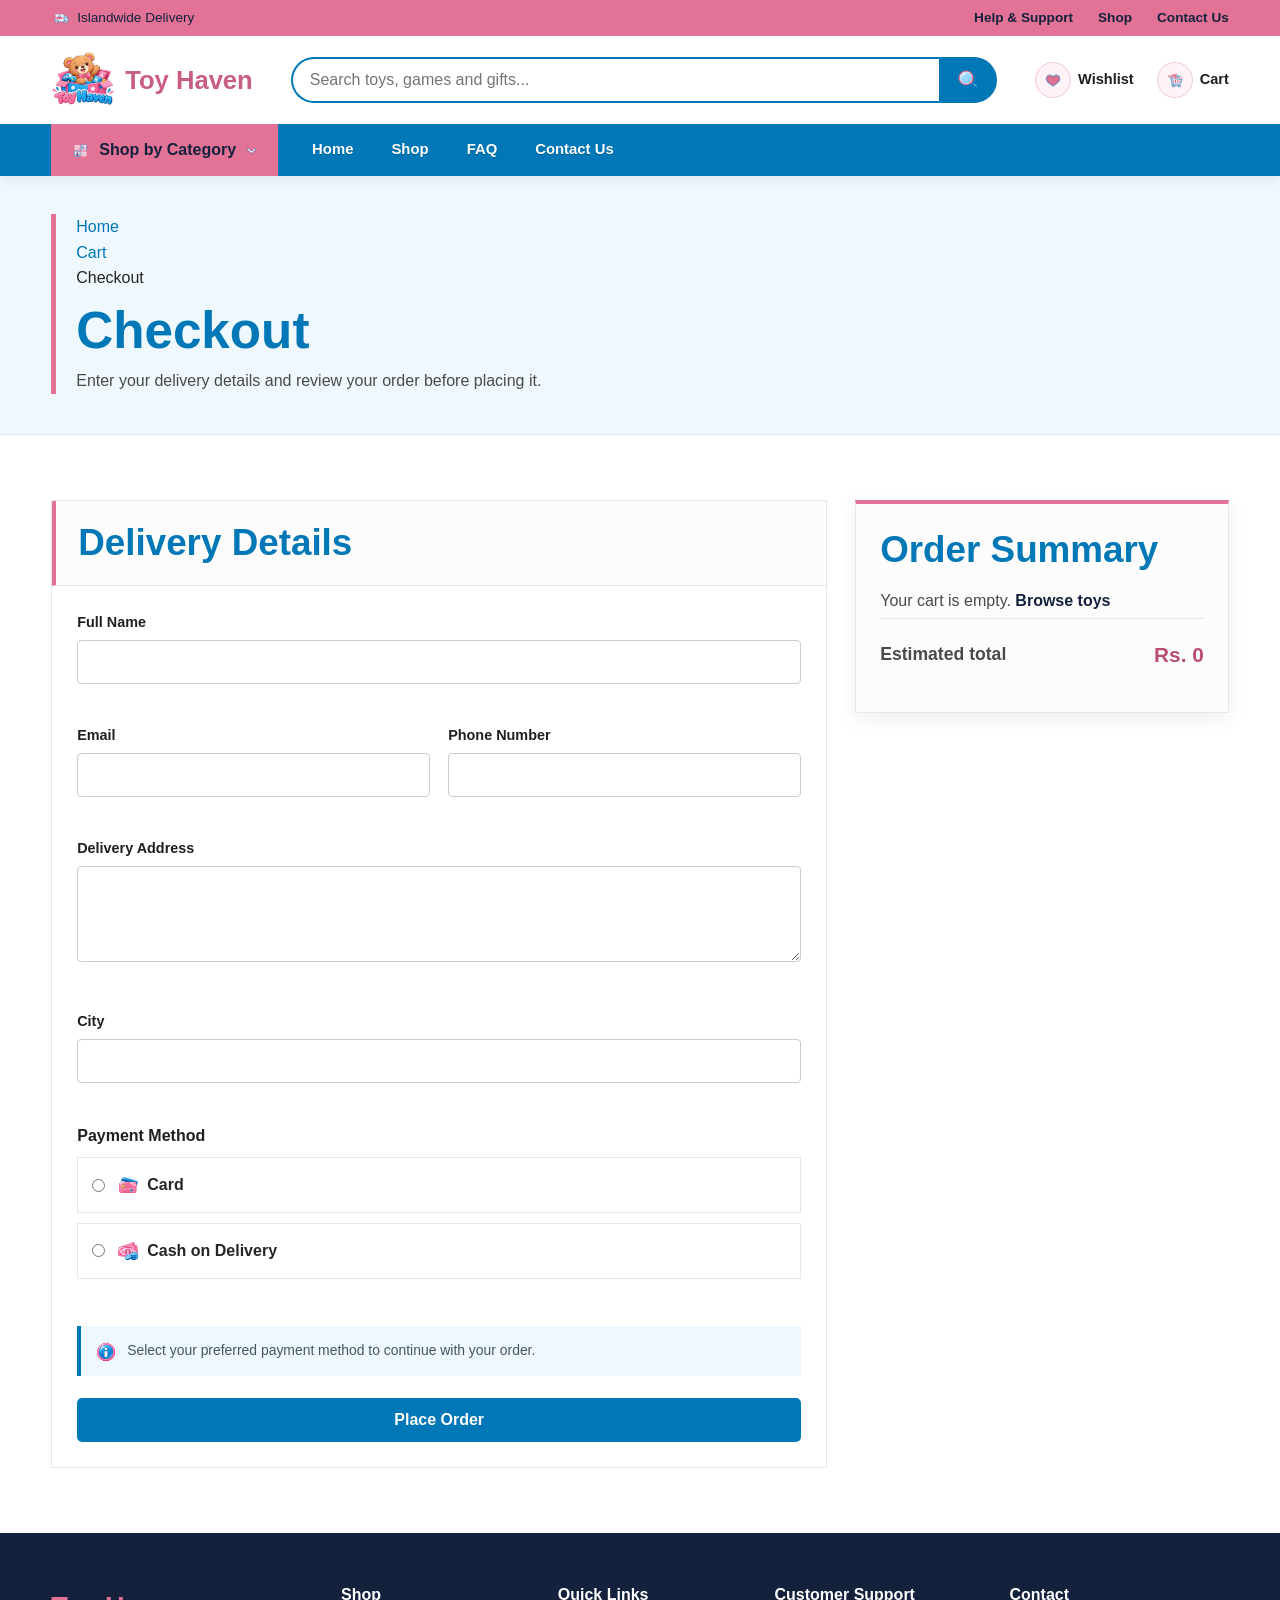
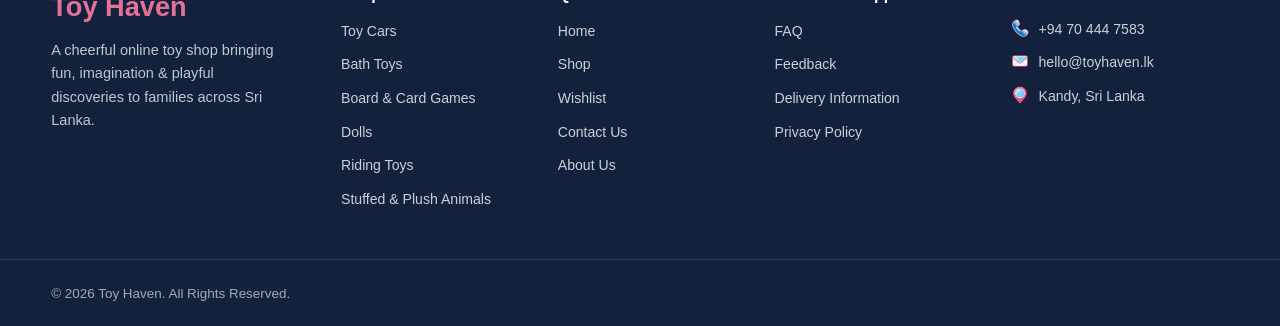
<file: checkout.html>
<!DOCTYPE html>
<html lang="en">
<head>
  <meta charset="UTF-8">
  <meta name="viewport" content="width=device-width, initial-scale=1.0">
  <meta name="description" content="Checkout and review your order.">
  <link rel="stylesheet" href="CSS/style.css">

  <link rel="apple-touch-icon" sizes="180x180" href="./Images/favicon_io/apple-touch-icon.png">
  <link rel="icon" type="image/png" sizes="32x32" href="./Images/favicon_io/favicon-32x32.png">
  <link rel="icon" type="image/png" sizes="16x16" href="./Images/favicon_io/favicon-16x16.png">
  <link rel="manifest" href="./Images/favicon_io/site.webmanifest">
  <link rel="icon" type="image/x-icon" href="./Images/favicon_io/favicon.ico">
  <link rel="icon" type="image/png" sizes="512x512" href="./Images/favicon_io/android-chrome-512x512.png">
  <link rel="icon" type="image/png" sizes="192x192" href="./Images/favicon_io/android-chrome-192x192.png">

  <title>Toy Haven | Checkout</title>

</head>
<body>
  <!-- Header & Navigation -->
  <header class="site-header">
    <section class="top-bar" aria-label="Store information">
      <div class="top-bar-container">
        <p class="delivery-mesaage">
          <img src="./Images/Icons/Delivery.png" alt="Islandwide Delivery" class="header-small-icon">
          Islandwide Delivery
        </p>

        <nav class="top-links">
          <ul>
            <li>
              <a href="support.html">Help &amp; Support</a>
            </li>
            <li>
              <a href="products.html">Shop</a>
            </li>
            <li>
              <a href="contact.html">Contact Us</a>
            </li>
          </ul>
        </nav>
      </div>
    </section>

    <!-- Main Header -->
     <section class="main-header" aria-label="Main header information">
      <div class="main-header-container">
        <a href="index.html" class="logo-link">
          <img src="./Images/Logo.png" alt="Toy Haven Logo">
          <span>Toy Haven</span>
        </a>

        <form action="products.html" class="header-search" method="get">
          <label for="hSearch">Search Marketplace</label>
          <input type="search" id="hSearch" name="search" placeholder="Search toys, games and gifts...">
          <button type="submit">
            <img src="./Images/Icons/Search.png" alt="Search" class="search-icon">
          </button>
        </form>

        <nav class="nav-actions" aria-label="Shortcuts">

          <a href="wishlist.html" class="nav-action">
            <img src="./Images/Icons/Heart2.png" alt="Wishlist" class="nav-icon">
            Wishlist
          </a>

          <a href="cart.html" class="nav-action">
            <img src="./Images/Icons/Cart.png" alt="Cart" class="nav-icon">
            Cart
          </a>

        </nav>
      </div>
     </section>

     <!-- Base Navigation Part -->
     <nav class="base-nav">
      <div class="base-nav-container menu">

        <button type="button" aria-expanded="false" aria-controls="categoryDropdown">
          <img src="./Images/Icons/Categories.png" alt="Shop by Category" class="menu-icon">
          Shop by Category
          <img src="./Images/Icons/DownArrow.png" alt="Drop Down Arrow" class="arrow-icon">
        </button>

        <ul class="category-dropdown" id="categoryDropdown">
          <li>
            <a href="products.html?category=Toy%20Cars">Toy Cars</a>
          </li>
          <li>
            <a href="products.html?category=Bath%20Toys">Bath Toys</a>
          </li>
          <li>
            <a href="products.html?category=Board%20%26%20Card%20Games">Board &amp; Card Games</a>
          </li>
          <li>
            <a href="products.html?category=Dolls">Dolls</a>
          </li>
          <li>
            <a href="products.html?category=Riding%20Toys">Riding Toys</a>
          </li>
          <li>
            <a href="products.html?category=Stuffed%20%26%20Plush%20Animals">Stuffed &amp; Plush Animals</a>
          </li>
        </ul>

        <button type="button" class="menu-toggle" aria-expanded="false">
          <img src="./Images/Icons/Hamburger.png" alt="Open Navigation Menu" class="menu-icon">
          Open navigation menu
        </button>

        <ul class="main-nav" id="mainNavigation">
          <li>
            <a href="index.html">Home</a>
          </li>
          <li>
            <a href="products.html">Shop</a>
          </li>
          <li>
            <a href="support.html">FAQ</a>
          </li>
          <li>
            <a href="contact.html">Contact Us</a>
          </li>
        </ul>
      </div>
     </nav>
  </header>

  <main id="main-container">
    <section class="page-banner">
      <div class="container">
        <nav class="breadcrumb" aria-label="Breadcrumb">
          <ol>
            <li><a href="index.html">Home</a></li>
            <li><a href="cart.html">Cart</a></li>
            <li aria-current="page">Checkout</li>
          </ol>
        </nav>

        <h1>Checkout</h1>
        <p>Enter your delivery details and review your order before placing it.</p>
      </div> 
    </section>

    <div class="section-container">
      <div class="checkout-layout">
        <article class="checkout-card">
          <header class="content-heading">
            <h2>Delivery Details</h2>
          </header>

          <form class="checkout-form" id="checkoutForm" novalidate>
            <div class="form-group">

              <label for="fullName">Full Name</label>
              <input type="text" id="fullName" autocomplete="name">
              <p class="form-error" id="fullNameError"></p>
            </div>

            <div class="form-row">
              <div class="form-group">
                <label for="email">Email</label>
                <input type="email" id="email" autocomplete="email">
                <p class="form-error" id="emailError"></p>
              </div>

              <div class="form-group">
                <label for="phone">Phone Number</label>
                <input type="tel" id="phone" autocomplete="tel">
                <p class="form-error" id="phoneError"></p>
              </div>
            </div>

            <div class="form-group">
              <label for="deliveryAddress">Delivery Address</label>
              <textarea id="deliveryAddress" rows="4" autocomplete="street-address"></textarea>
              <p class="form-error" id="addressError"></p>
            </div>

            <div class="form-group">
              <label for="city">City</label>
              <input type="text" id="city" autocomplete="address-level3">
              <p class="form-error" id="cityError"></p>
            </div>

            <fieldset class="payment-methods">
              <legend>Payment Method</legend>
              <label class="payment-method">
                <input type="radio" name="paymentMethod" value="Card">
                <span>
                  <img src="./Images/Icons/Card-Payment.png" alt="Card Payment" class="payment-icon">
                  Card
                </span>
              </label>

              <label class="payment-method">
                <input type="radio" name="paymentMethod" value="Cash on Delivery">
                <span>
                  <img src="./Images/Icons/Cash.png" alt="Cash on delivery" class="payment-icon">
                  Cash on Delivery
                </span>
              </label>

              <section class="card-details" id="cardDetails">

                <h3>Card Details</h3>
                <div class="form-group">
                  <label for="cardName">Name on Card</label>
                  <input type="text" name="cardName" id="cardName" placeholder="Enter Name on Card" autocomplete="cc-name">
                  <p class="form-error" id="cardNameError"></p>
                </div>

                <div class="form-group">
                  <label for="cardNumber">Card Number</label>
                  <input type="text" name="cardNumber" id="cardNumber" placeholder="1234 5678 9012 3456"
                  maxlength="19" inputmode="numeric" autocomplete="cc-number">
                  <p class="form-error" id="cardNumberError"></p>
                </div>

                <div class="form-row">
                  <div class="form-group">
                    <label for="cardExpiry">Expiry Date</label>
                    <input type="text" id="cardExpiry" name="cardExpiry" placeholder="MM/YY" maxlength="5" autocomplete="cc-exp">
                    <p class="form-error" id="cardExpiryError"></p>
                  </div>

                  <div class="form-group">
                    <label for="cardCvv">CVV</label>
                    <input type="password" id="cardCvv" name="cardCvv" placeholder="123" maxlength="3" inputmode="numeric" autocomplete="off">
                    <p class="form-error" id="cardCvvError"></p>
                  </div>

                  <div>
                    <p class="card-demo-note">
                      Your card details are securely handled during checkout and are not stored by Toy Haven.
                    </p>
                  </div>

                </div>
              </section>

              <p class="form-error" id="paymentError"></p>
            </fieldset>

            <div class="checkout-message">
              <img src="./Images/Icons/Information.png" alt="Checkout message" class="checkout-info-icon">
              <p>Select your preferred payment method to continue with your order.</p>
            </div>

            <button type="submit" class="button button-primary button-full">Place Order</button>
          </form>

          <section class="checkout-success" id="checkoutSuccess" aria-live="polite">
            <img src="./Images/Icons/Success.png" alt="Order success" class="success-icon">
            <h2 id="checkoutSuccessTitle">Your order has been placed!</h2>

            <p id="orderNumberText"></p>
            <a href="products.html" class="button button-primary">Continue Shopping</a>
          </section>
        </article>

        <aside class="checkout-summary">
          <h2>Order Summary</h2>
          <div id="checkoutItems"></div>

          <hr>

          <div class="summary-row total-row">
            <span>Estimated total</span>
            <strong id="checkoutTotal">Rs. 0</strong>
          </div>
        </aside>
      </div>
    </div>
  </main>

  <!-- Footer -->
   <footer class="site-footer">
    <div class="footer-grid">

      <div class="footer-about">
        <p>A cheerful online toy shop bringing fun, imagination &amp; playful discoveries to families across Sri Lanka.</p>
      </div>

      <section>
        <h3>Shop</h3>
        <ul class="shop-links">
          <li><a href="products.html?category=Toy%20Cars">Toy Cars</a></li>
          <li><a href="products.html?category=Bath%20Toys">Bath Toys</a></li>
          <li><a href="products.html?category=Board%20%26%20Card%20Games">Board &amp; Card Games</a></li>
          <li><a href="products.html?category=Dolls">Dolls</a></li>
          <li><a href="products.html?category=Riding%20Toys">Riding Toys</a></li>
          <li><a href="products.html?category=Stuffed%20%26%20Plush%20Animals">Stuffed &amp; Plush Animals</a></li>
        </ul>
      </section>

      <section>
        <h3>Quick Links</h3>
        <ul class="shop-links">
          <li><a href="index.html">Home</a></li>
          <li><a href="products.html">Shop</a></li>
          <li><a href="wishlist.html">Wishlist</a></li>
          <li><a href="contact.html">Contact Us</a></li>
          <li><a href="about.html">About Us</a></li>
        </ul>
      </section>

      <section>
        <h3>Customer Support</h3>
        <ul class="shop-links">
          <li><a href="support.html#faq">FAQ</a></li>
          <li><a href="support.html#feedback">Feedback</a></li>
          <li><a href="support.html#delivery">Delivery Information</a></li>
          <li><a href="privacy.html">Privacy Policy</a></li>
        </ul>
      </section>

      <section>
        <h3>Contact</h3>
        <ul class="footer-contact">
          <li>
            <img src="./Images/Icons/Phone.png" alt="Phone Number" class="footer-icon">
            +94 70 444 7583
          </li>

          <li>
            <img src="./Images/Icons/Email.png" alt="Email Address" class="footer-icon">
            hello@toyhaven.lk
          </li>

          <li>
            <img src="./Images/Icons/Location.png" alt="Address" class="footer-icon">
            Kandy, Sri Lanka
          </li>
        </ul>
      </section>
    </div>

    <div class="footer-bottom">
      <div class="container">
        <p> &copy; 2026 Toy Haven. All Rights Reserved.</p>
      </div>
    </div>

  </footer>
  
  <script src="JavaScript/products.js"></script>
  <script src="JavaScript/common.js"></script>
  <script src="JavaScript/checkout.js"></script>

</body>
</html>
</file>
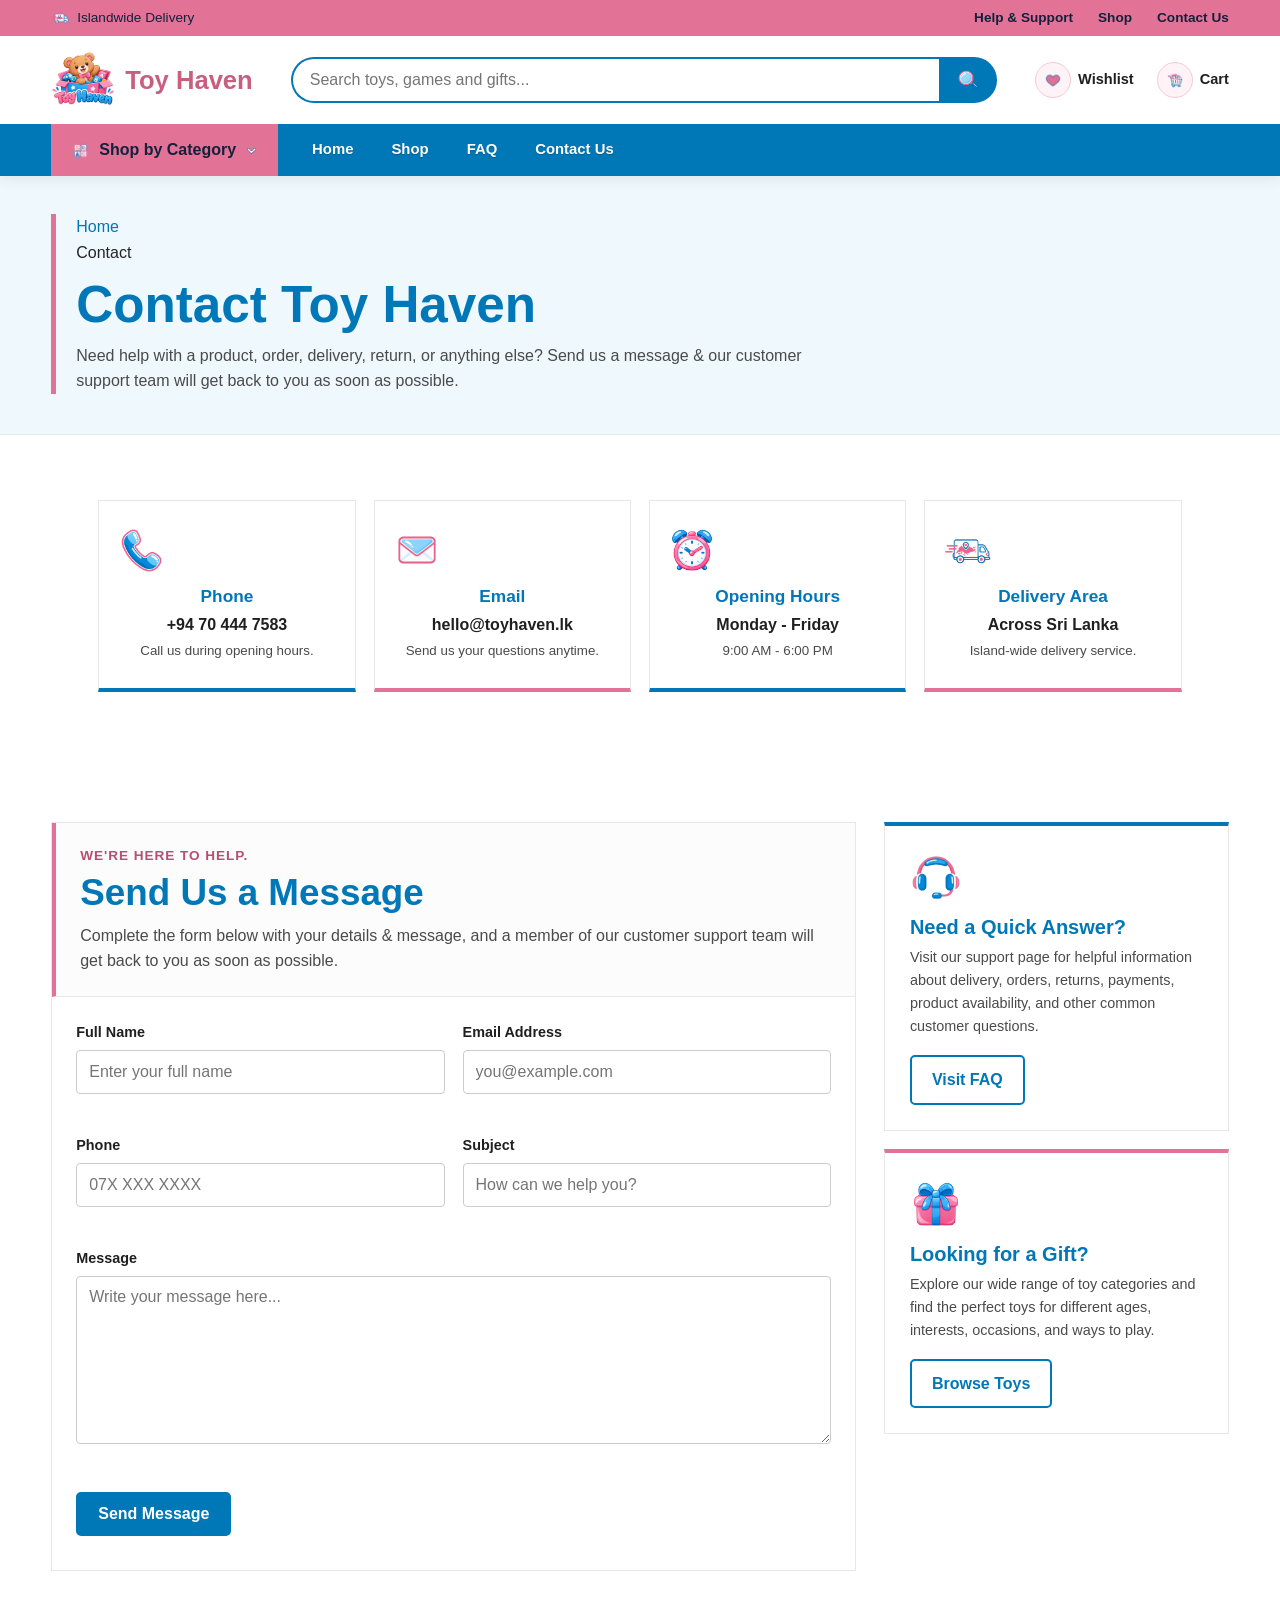
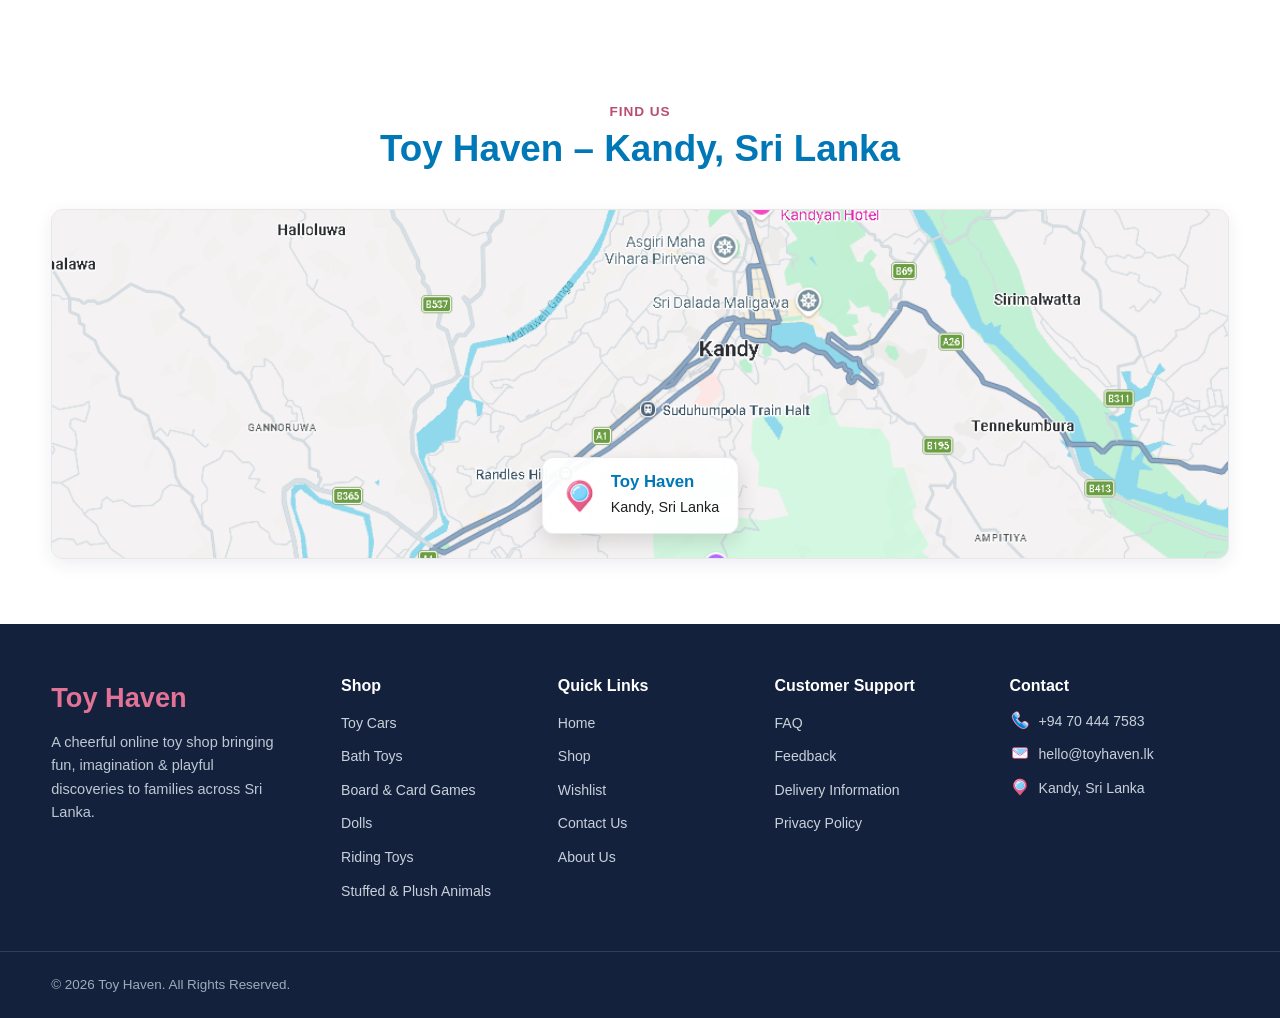
<file: contact.html>
<!DOCTYPE html>
<html lang="en">
<head>
  <meta charset="UTF-8">
  <meta name="viewport" content="width=device-width, initial-scale=1.0">
  <meta name="description" content="Contact Toy Haven in Kandy, Sri Lanka.">
  <link rel="stylesheet" href="CSS/style.css">

  <link rel="apple-touch-icon" sizes="180x180" href="./Images/favicon_io/apple-touch-icon.png">
  <link rel="icon" type="image/png" sizes="32x32" href="./Images/favicon_io/favicon-32x32.png">
  <link rel="icon" type="image/png" sizes="16x16" href="./Images/favicon_io/favicon-16x16.png">
  <link rel="manifest" href="./Images/favicon_io/site.webmanifest">
  <link rel="icon" type="image/x-icon" href="./Images/favicon_io/favicon.ico">
  <link rel="icon" type="image/png" sizes="512x512" href="./Images/favicon_io/android-chrome-512x512.png">
  <link rel="icon" type="image/png" sizes="192x192" href="./Images/favicon_io/android-chrome-192x192.png">

  <title>Toy Haven | Contact Us</title>

</head>
<body>
  <!-- Header & Navigation -->
  <header class="site-header">
    <section class="top-bar" aria-label="Store information">
      <div class="top-bar-container">
        <p class="delivery-mesaage">
          <img src="./Images/Icons/Delivery.png" alt="Islandwide Delivery" class="header-small-icon">
          Islandwide Delivery
        </p>

        <nav class="top-links">
          <ul>
            <li>
              <a href="support.html">Help &amp; Support</a>
            </li>
            <li>
              <a href="products.html">Shop</a>
            </li>
            <li>
              <a href="contact.html">Contact Us</a>
            </li>
          </ul>
        </nav>
      </div>
    </section>

    <!-- Main Header -->
     <section class="main-header" aria-label="Main header information">
      <div class="main-header-container">
        <a href="index.html" class="logo-link">
          <img src="./Images/Logo.png" alt="Toy Haven Logo">
          <span>Toy Haven</span>
        </a>

        <form action="products.html" class="header-search" method="get">
          <label for="hSearch">Search Marketplace</label>
          <input type="search" id="hSearch" name="search" placeholder="Search toys, games and gifts...">
          <button type="submit">
            <img src="./Images/Icons/Search.png" alt="Search" class="search-icon">
          </button>
        </form>

        <nav class="nav-actions" aria-label="Shortcuts">

          <a href="wishlist.html" class="nav-action">
            <img src="./Images/Icons/Heart2.png" alt="Wishlist" class="nav-icon">
            Wishlist
          </a>

          <a href="cart.html" class="nav-action">
            <img src="./Images/Icons/Cart.png" alt="Cart" class="nav-icon">
            Cart
          </a>

        </nav>
      </div>
     </section>

     <!-- Base Navigation Part -->
     <nav class="base-nav">
      <div class="base-nav-container menu">

        <button type="button" aria-expanded="false" aria-controls="categoryDropdown">
          <img src="./Images/Icons/Categories.png" alt="Shop by Category" class="menu-icon">
          Shop by Category
          <img src="./Images/Icons/DownArrow.png" alt="Drop Down Arrow" class="arrow-icon">
        </button>

        <ul class="category-dropdown" id="categoryDropdown">
          <li>
            <a href="products.html?category=Toy%20Cars">Toy Cars</a>
          </li>
          <li>
            <a href="products.html?category=Bath%20Toys">Bath Toys</a>
          </li>
          <li>
            <a href="products.html?category=Board%20%26%20Card%20Games">Board &amp; Card Games</a>
          </li>
          <li>
            <a href="products.html?category=Dolls">Dolls</a>
          </li>
          <li>
            <a href="products.html?category=Riding%20Toys">Riding Toys</a>
          </li>
          <li>
            <a href="products.html?category=Stuffed%20%26%20Plush%20Animals">Stuffed &amp; Plush Animals</a>
          </li>
        </ul>

        <button type="button" class="menu-toggle" aria-expanded="false">
          <img src="./Images/Icons/Hamburger.png" alt="Open Navigation Menu" class="menu-icon">
          Open navigation menu
        </button>

        <ul class="main-nav" id="mainNavigation">
          <li>
            <a href="index.html">Home</a>
          </li>
          <li>
            <a href="products.html">Shop</a>
          </li>
          <li>
            <a href="support.html">FAQ</a>
          </li>
          <li>
            <a href="contact.html">Contact Us</a>
          </li>
        </ul>
      </div>
     </nav>
  </header>

  <main>
    <div class="page-banner">
      <div class="container">

        <nav class="breadcrumb" aria-label="Breadcrumb">
          <ol>
            <li><a href="index.html">Home</a></li>
            <li aria-current="page">Contact</li>
          </ol>
        </nav>

        <h1>Contact Toy Haven</h1>
        <p>Need help with a product, order, delivery, return, or anything else? Send us a message &amp; our customer support team will get back to you as soon as possible.</p>
      </div>
    </div>

    <div class="section-container">
      <div class="container">
        <div class="contact-card-grid">

          <article class="contact-card">
            <img src="./Images/Icons/Phone.png" alt="Phone" class="contact-icon">
            <h2>Phone</h2>
            <p><a href="tel:+94704447583">+94 70 444 7583</a></p>
            <small>Call us during opening hours.</small>
          </article>

          <article class="contact-card">
            <img src="./Images/Icons/Email.png" alt="Email" class="contact-icon">
            <h2>Email</h2>
            <p><a href="mailto:hello@toyhaven.lk">hello@toyhaven.lk</a></p>
            <small>Send us your questions anytime.</small>
          </article>

          <article class="contact-card">
            <img src="./Images/Icons/Clock.png" alt="Opening Hours" class="contact-icon">
            <h2>Opening Hours</h2>
            <p>Monday - Friday</p>
            <small>9:00 AM - 6:00 PM</small>
          </article>

          <article class="contact-card">
            <img src="./Images/Icons/Delivery.png" alt="Delivery Area" class="contact-icon">
            <h2>Delivery Area</h2>
            <p>Across Sri Lanka</p>
            <small>Island-wide delivery service.</small>
          </article>
        </div>
      </div>
    </div>

    <div class="page-section">
      <div class="container contact-layout">
        <div class="contact-form-section">
          <header class="contact-box">
            <div>
              <p class="note">We're here to help.</p>
              <h2>Send Us a Message</h2>
              <p>Complete the form below with your details &amp; message, and a member of our customer support team will get back to you as soon as possible.</p>
            </div>
          </header>

          <form id="contactForm" class="contact-form" novalidate>
            <div class="form-row">
              <div class="form-group">
                <label for="contact-name">Full Name</label>
                <input type="text" id="contact-name" autocomplete="name" placeholder="Enter your full name">
                <p class="form-error" id="contact-name-error"></p>
              </div>

              <div class="form-group">
                <label for="contact-email">Email Address</label>
                <input type="email" id="contact-email" autocomplete="email" placeholder="you@example.com">
                <p class="form-error" id="contact-email-error"></p>
              </div>
            </div>

            <div class="form-row">
              <div class="form-group">
                <label for="contact-phone">Phone</label>
                <input type="tel" id="contact-phone" autocomplete="tel" placeholder="07X XXX XXXX">
                <p class="form-error" id="contact-phone-error"></p>
              </div>

              <div class="form-group">
                <label for="contact-subject">Subject</label>
                <input type="text" id="contact-subject" placeholder="How can we help you?">
                <p class="form-error" id="contact-subject-error"></p>
              </div>
            </div>

            <div class="form-group">
              <label for="contact-message">Message</label>
              <textarea id="contact-message" rows="8" placeholder="Write your message here..."></textarea>
              <p class="form-error" id="contact-message-error"></p>
            </div>

            <button type="submit" class="button button-primary">Send Message</button>
            <p class="form-success" id="contact-success"></p>
          </form>
        </div>

        <aside class="contact-side">
          <section class="contact-help">
            <img src="./Images/Icons/Support.png" alt="Quick Answer" class="contact-help-icon">
            <h2>Need a Quick Answer?</h2>
            <p>Visit our support page for helpful information about delivery, orders, returns, payments, product availability, and other common customer questions.</p>
            <a href="support.html" class="button">Visit FAQ</a>
          </section>

          <section class="contact-help">
            <img src="./Images/Icons/Gift.png" alt="Looking for a Gift?" class="contact-help-icon">
            <h2>Looking for a Gift?</h2>
            <p>Explore our wide range of toy categories and find the perfect toys for different ages, interests, occasions, and ways to play.</p>
            <a href="products.html" class="button">Browse Toys</a>
          </section>
        </aside>
      </div>
    </div>

    <div class="page-section">
      <div class="container">
        <header class="section-heading">
          <p class="note">Find Us</p>
          <h2>Toy Haven – Kandy, Sri Lanka</h2>
        </header>

        <div class="map-section">
          <img src="./Images/Map/Kandy_map.png" alt="Map showing Toy Haven in Kandy, Sri Lanka" class="map-image">
          <div class="map-location-card">
            <img src="./Images/Icons/Location.png" alt="" class="map-location-icon">
            <section class="map-location-text">
              <h3>Toy Haven</h3>
              <p>Kandy, Sri Lanka</p>
            </section>
          </div>
        </div>

      </div>
    </div>
  </main>

  <!-- Footer -->
   <footer class="site-footer">
    <div class="footer-grid">

      <div class="footer-about">
        <p>A cheerful online toy shop bringing fun, imagination &amp; playful discoveries to families across Sri Lanka.</p>
      </div>

      <section>
        <h3>Shop</h3>
        <ul class="shop-links">
          <li><a href="products.html?category=Toy%20Cars">Toy Cars</a></li>
          <li><a href="products.html?category=Bath%20Toys">Bath Toys</a></li>
          <li><a href="products.html?category=Board%20%26%20Card%20Games">Board &amp; Card Games</a></li>
          <li><a href="products.html?category=Dolls">Dolls</a></li>
          <li><a href="products.html?category=Riding%20Toys">Riding Toys</a></li>
          <li><a href="products.html?category=Stuffed%20%26%20Plush%20Animals">Stuffed &amp; Plush Animals</a></li>
        </ul>
      </section>

      <section>
        <h3>Quick Links</h3>
        <ul class="shop-links">
          <li><a href="index.html">Home</a></li>
          <li><a href="products.html">Shop</a></li>
          <li><a href="wishlist.html">Wishlist</a></li>
          <li><a href="contact.html">Contact Us</a></li>
          <li><a href="about.html">About Us</a></li>
        </ul>
      </section>

      <section>
        <h3>Customer Support</h3>
        <ul class="shop-links">
          <li><a href="support.html#faq">FAQ</a></li>
          <li><a href="support.html#feedback">Feedback</a></li>
          <li><a href="support.html#delivery">Delivery Information</a></li>
          <li><a href="privacy.html">Privacy Policy</a></li>
        </ul>
      </section>

      <section>
        <h3>Contact</h3>
        <ul class="footer-contact">
          <li>
            <img src="./Images/Icons/Phone.png" alt="Phone Number" class="footer-icon">
            +94 70 444 7583
          </li>

          <li>
            <img src="./Images/Icons/Email.png" alt="Email Address" class="footer-icon">
            hello@toyhaven.lk
          </li>

          <li>
            <img src="./Images/Icons/Location.png" alt="Address" class="footer-icon">
            Kandy, Sri Lanka
          </li>
        </ul>
      </section>
    </div>

    <div class="footer-bottom">
      <div class="container">
        <p> &copy; 2026 Toy Haven. All Rights Reserved.</p>
      </div>
    </div>

  </footer>
  
  <script src="JavaScript/common.js"></script>
  <script src="JavaScript/contact.js"></script>

</body>
</html>
</file>
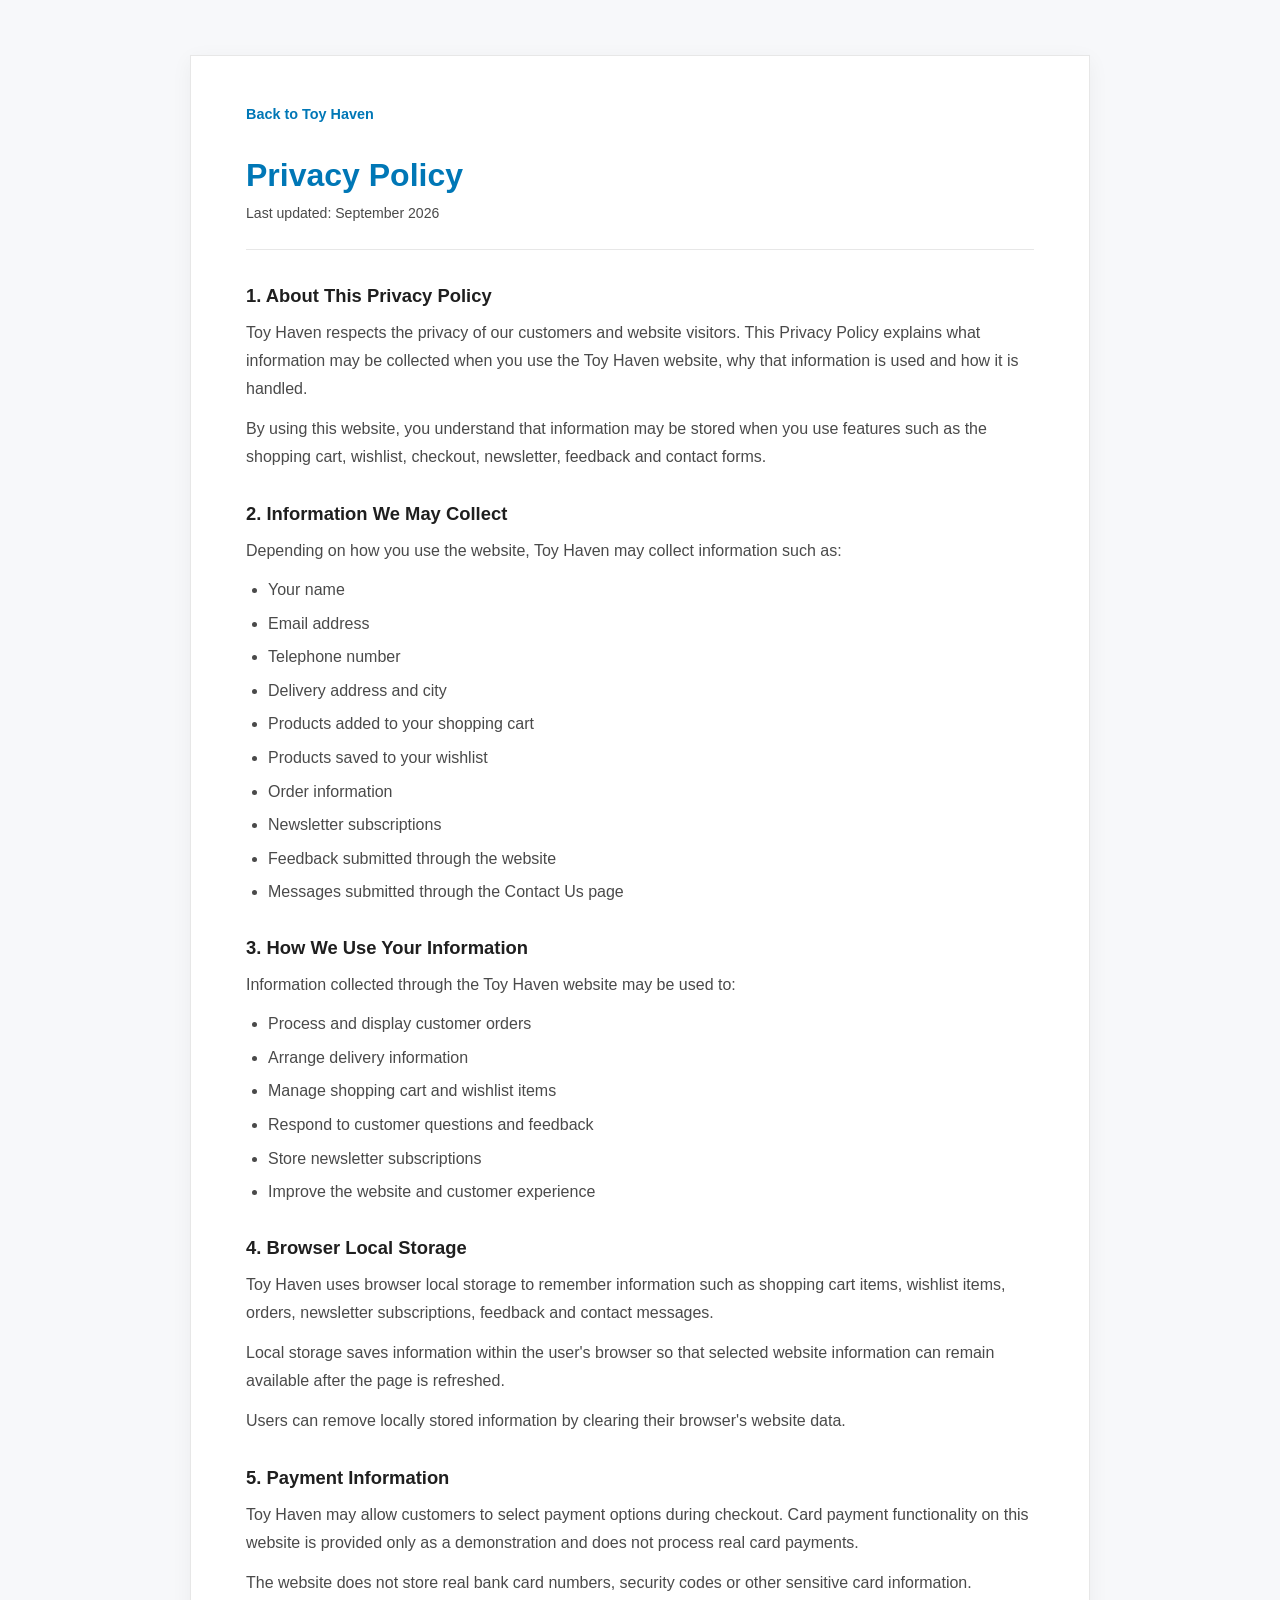
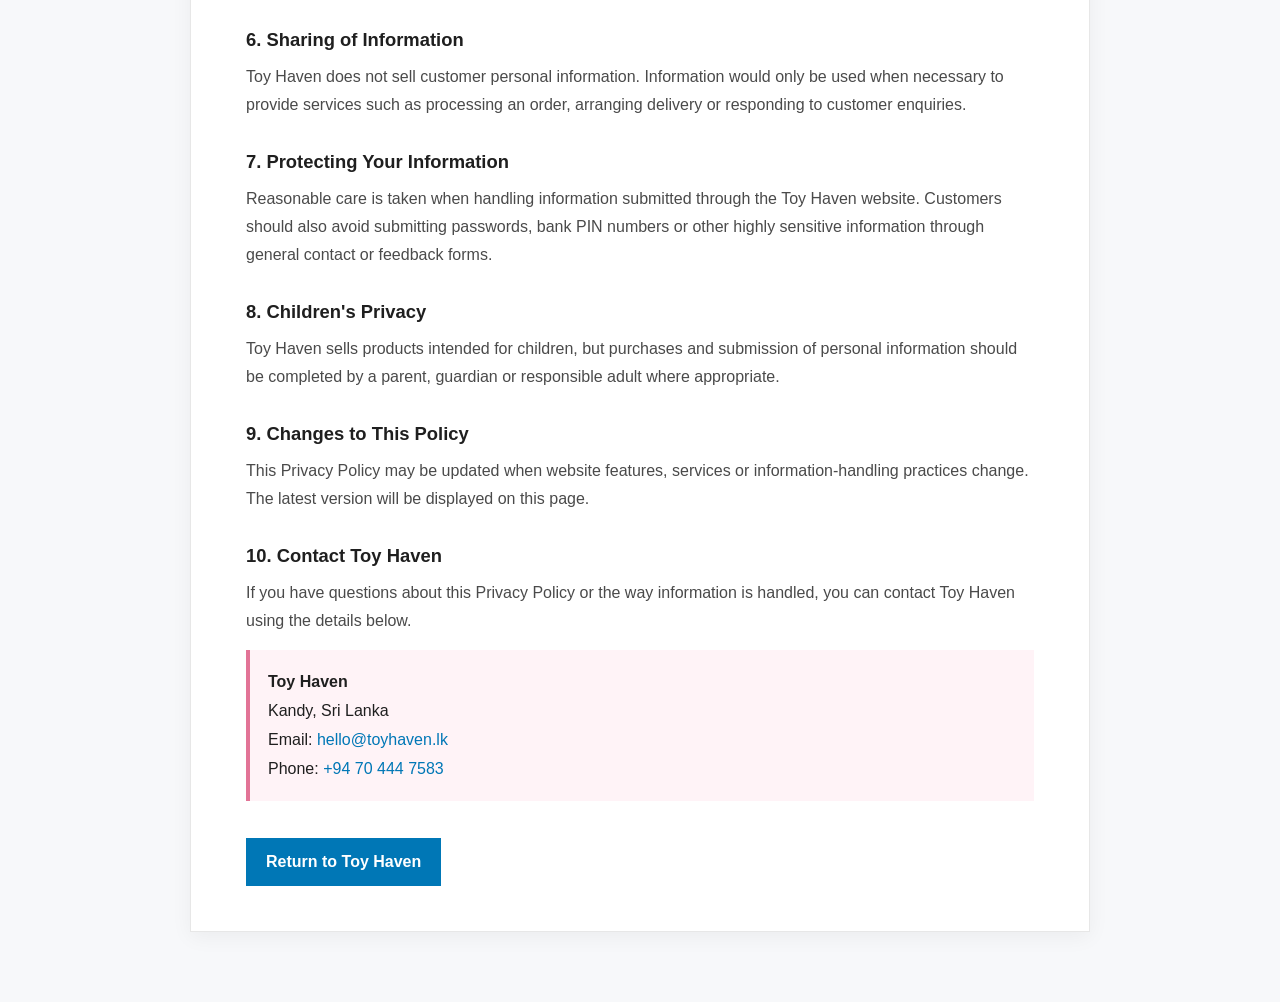
<file: privacy.html>
<!DOCTYPE html>
<html lang="en">

<head>
  <meta charset="UTF-8">
  <meta name="viewport"
        content="width=device-width, initial-scale=1.0">
  <meta name="description" content="Read the Toy Haven privacy policy and learn how customer information is handled.">

  <link rel="apple-touch-icon" sizes="180x180" href="./Images/favicon_io/apple-touch-icon.png">
  <link rel="icon" type="image/png" sizes="32x32" href="./Images/favicon_io/favicon-32x32.png">
  <link rel="icon" type="image/png" sizes="16x16" href="./Images/favicon_io/favicon-16x16.png">
  <link rel="manifest" href="./Images/favicon_io/site.webmanifest">
  <link rel="icon" type="image/x-icon" href="./Images/favicon_io/favicon.ico">
  <link rel="icon" type="image/png" sizes="512x512" href="./Images/favicon_io/android-chrome-512x512.png">
  <link rel="icon" type="image/png" sizes="192x192" href="./Images/favicon_io/android-chrome-192x192.png">

  <title>Toy Haven | Privacy Policy</title>

  <link rel="stylesheet" href="CSS/style.css">
</head>

<body class="privacy-page">
  <main class="privacy-container">
    <article class="privacy-content">

      <a href="index.html"
         class="privacy-back-link">
        Back to Toy Haven
      </a>
      <!-- Page Heading -->
      <header class="privacy-heading">
        <h1>Privacy Policy</h1>

        <p>
          Last updated: September 2026
        </p>

      </header>

      <!-- Introduction -->
      <section>

        <h2>1. About This Privacy Policy</h2>

        <p>
          Toy Haven respects the privacy of our customers and
          website visitors. This Privacy Policy explains what
          information may be collected when you use the Toy Haven
          website, why that information is used and how it is handled.
        </p>

        <p>
          By using this website, you understand that information may
          be stored when you use features such as the shopping cart,
          wishlist, checkout, newsletter, feedback and contact forms.
        </p>

      </section>

      <!-- Information Collected -->

      <section>

        <h2>2. Information We May Collect</h2>

        <p>
          Depending on how you use the website, Toy Haven may collect
          information such as:
        </p>

        <ul>
          <li>Your name</li>
          <li>Email address</li>
          <li>Telephone number</li>
          <li>Delivery address and city</li>
          <li>Products added to your shopping cart</li>
          <li>Products saved to your wishlist</li>
          <li>Order information</li>
          <li>Newsletter subscriptions</li>
          <li>Feedback submitted through the website</li>
          <li>Messages submitted through the Contact Us page</li>
        </ul>

      </section>

      <!-- How Information Is Used -->

      <section>

        <h2>3. How We Use Your Information</h2>

        <p>
          Information collected through the Toy Haven website may be
          used to:
        </p>

        <ul>
          <li>Process and display customer orders</li>
          <li>Arrange delivery information</li>
          <li>Manage shopping cart and wishlist items</li>
          <li>Respond to customer questions and feedback</li>
          <li>Store newsletter subscriptions</li>
          <li>Improve the website and customer experience</li>
        </ul>

      </section>

      <!-- Local Storage -->

      <section>

        <h2>4. Browser Local Storage</h2>

        <p>
          Toy Haven uses browser local storage to remember information
          such as shopping cart items, wishlist items, orders,
          newsletter subscriptions, feedback and contact messages.
        </p>

        <p>
          Local storage saves information within the user's browser
          so that selected website information can remain available
          after the page is refreshed.
        </p>

        <p>
          Users can remove locally stored information by clearing
          their browser's website data.
        </p>

      </section>

      <!-- Payment -->

      <section>

        <h2>5. Payment Information</h2>

        <p>
          Toy Haven may allow customers to select payment options
          during checkout. Card payment functionality on this website
          is provided only as a demonstration and does not process
          real card payments.
        </p>

        <p>
          The website does not store real bank card numbers, security
          codes or other sensitive card information.
        </p>

      </section>

      <!-- Sharing -->

      <section>

        <h2>6. Sharing of Information</h2>

        <p>
          Toy Haven does not sell customer personal information.
          Information would only be used when necessary to provide
          services such as processing an order, arranging delivery or
          responding to customer enquiries.
        </p>

      </section>

      <!-- Security -->

      <section>

        <h2>7. Protecting Your Information</h2>

        <p>
          Reasonable care is taken when handling information submitted
          through the Toy Haven website. Customers should also avoid
          submitting passwords, bank PIN numbers or other highly
          sensitive information through general contact or feedback
          forms.
        </p>

      </section>

      <!-- Children -->

      <section>

        <h2>8. Children's Privacy</h2>

        <p>
          Toy Haven sells products intended for children, but purchases
          and submission of personal information should be completed
          by a parent, guardian or responsible adult where appropriate.
        </p>

      </section>

      <!-- Changes -->

      <section>

        <h2>9. Changes to This Policy</h2>

        <p>
          This Privacy Policy may be updated when website features,
          services or information-handling practices change. The latest
          version will be displayed on this page.
        </p>

      </section>

      <!-- Contact -->

      <section>

        <h2>10. Contact Toy Haven</h2>

        <p>
          If you have questions about this Privacy Policy or the way
          information is handled, you can contact Toy Haven using the
          details below.
        </p>

        <address class="privacy-contact">
          <strong>Toy Haven</strong>
          <br>
          Kandy, Sri Lanka
          <br>
          Email:
          <a href="mailto:hello@toyhaven.lk">
            hello@toyhaven.lk
          </a>
          <br>
          Phone:
          <a href="tel:+94704447583">
            +94 70 444 7583
          </a>
        </address>
      </section>

      <a href="index.html"
         class="privacy-home-button">
        Return to Toy Haven
      </a>

    </article>
  </main>

</body>
</html>
</file>
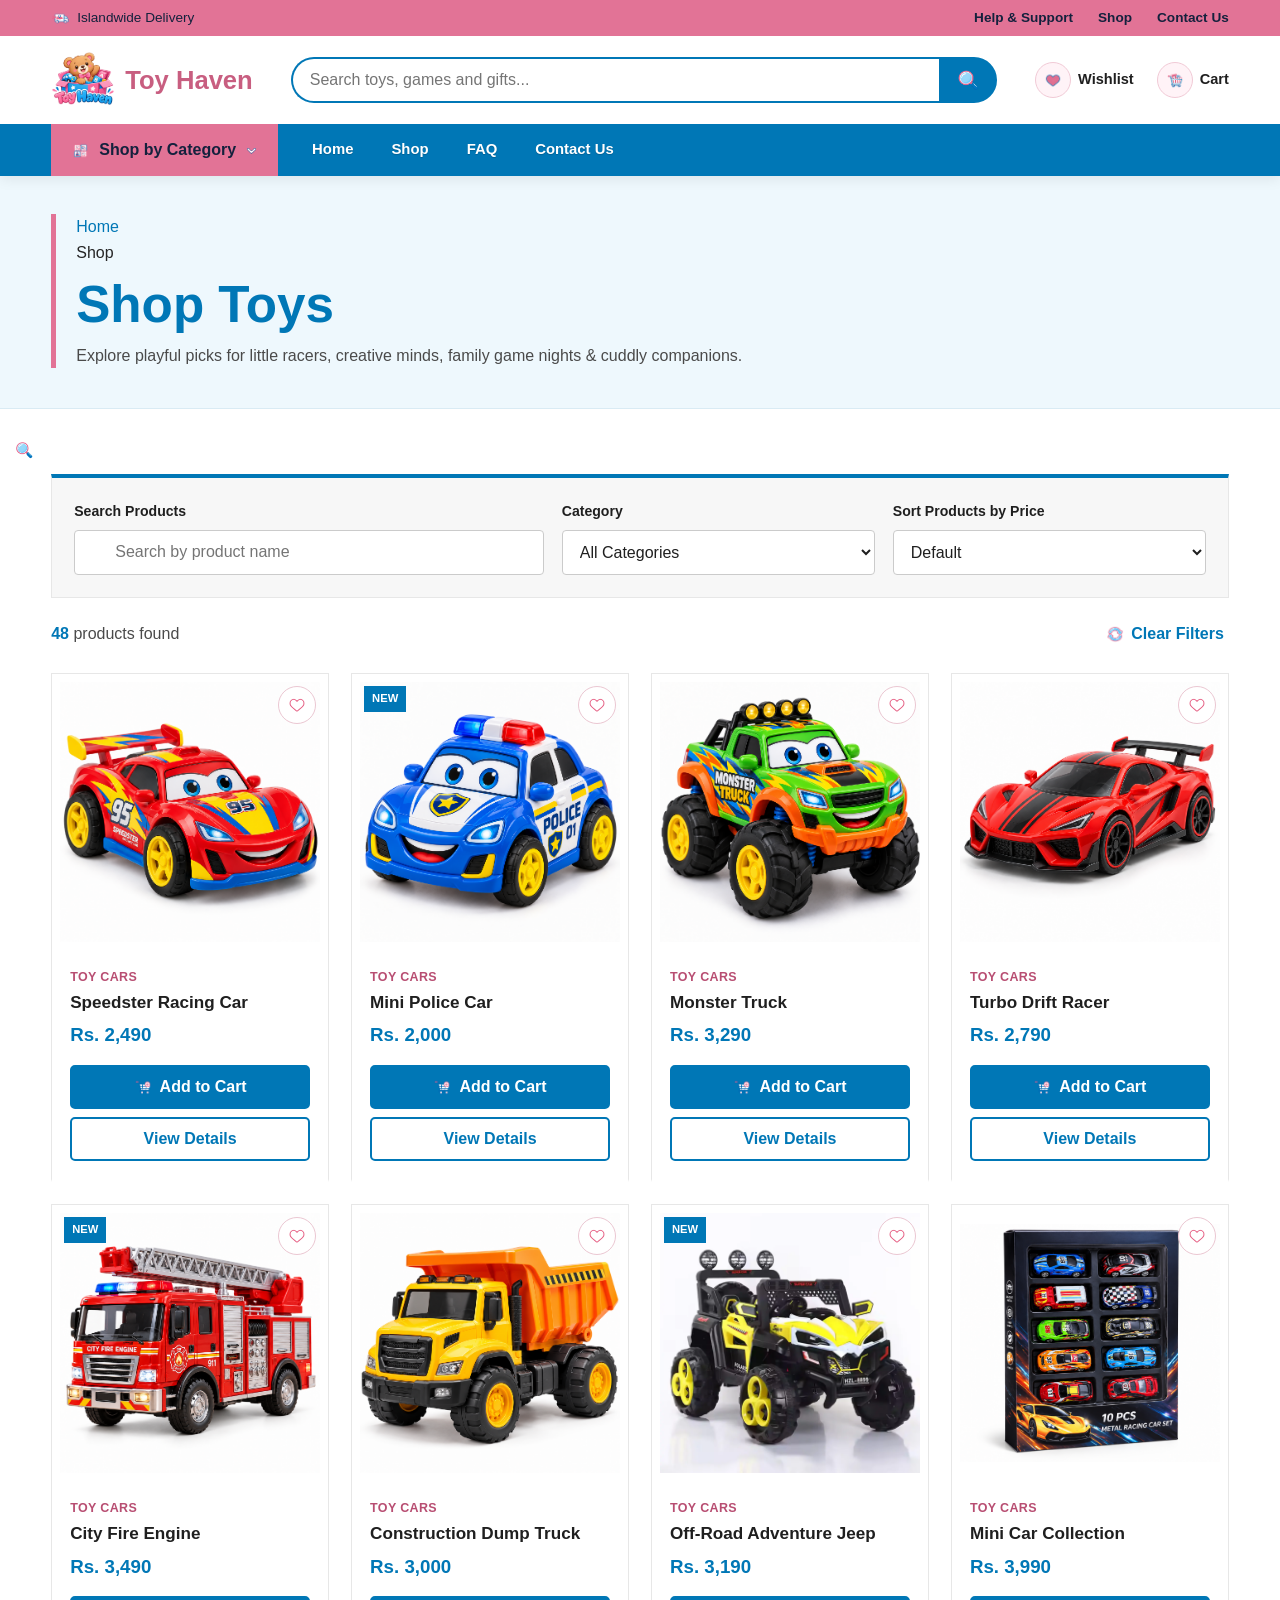
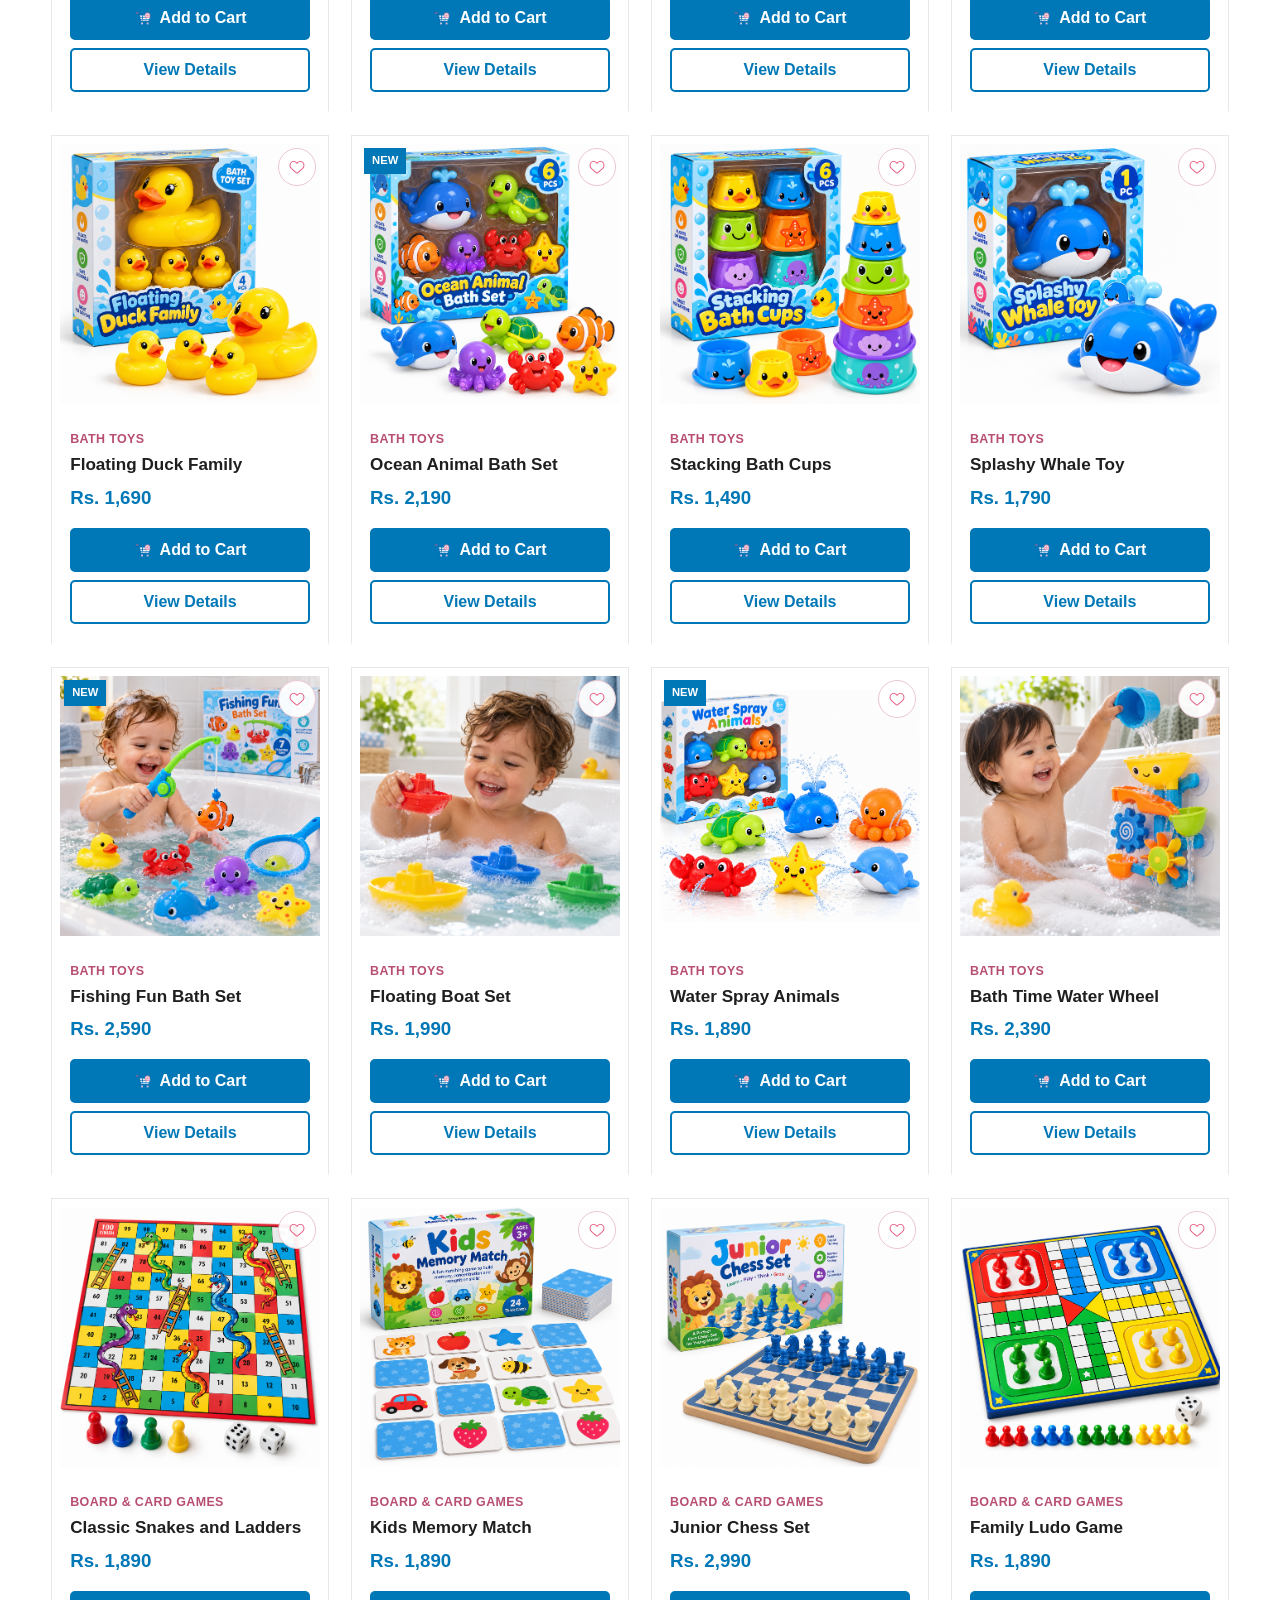
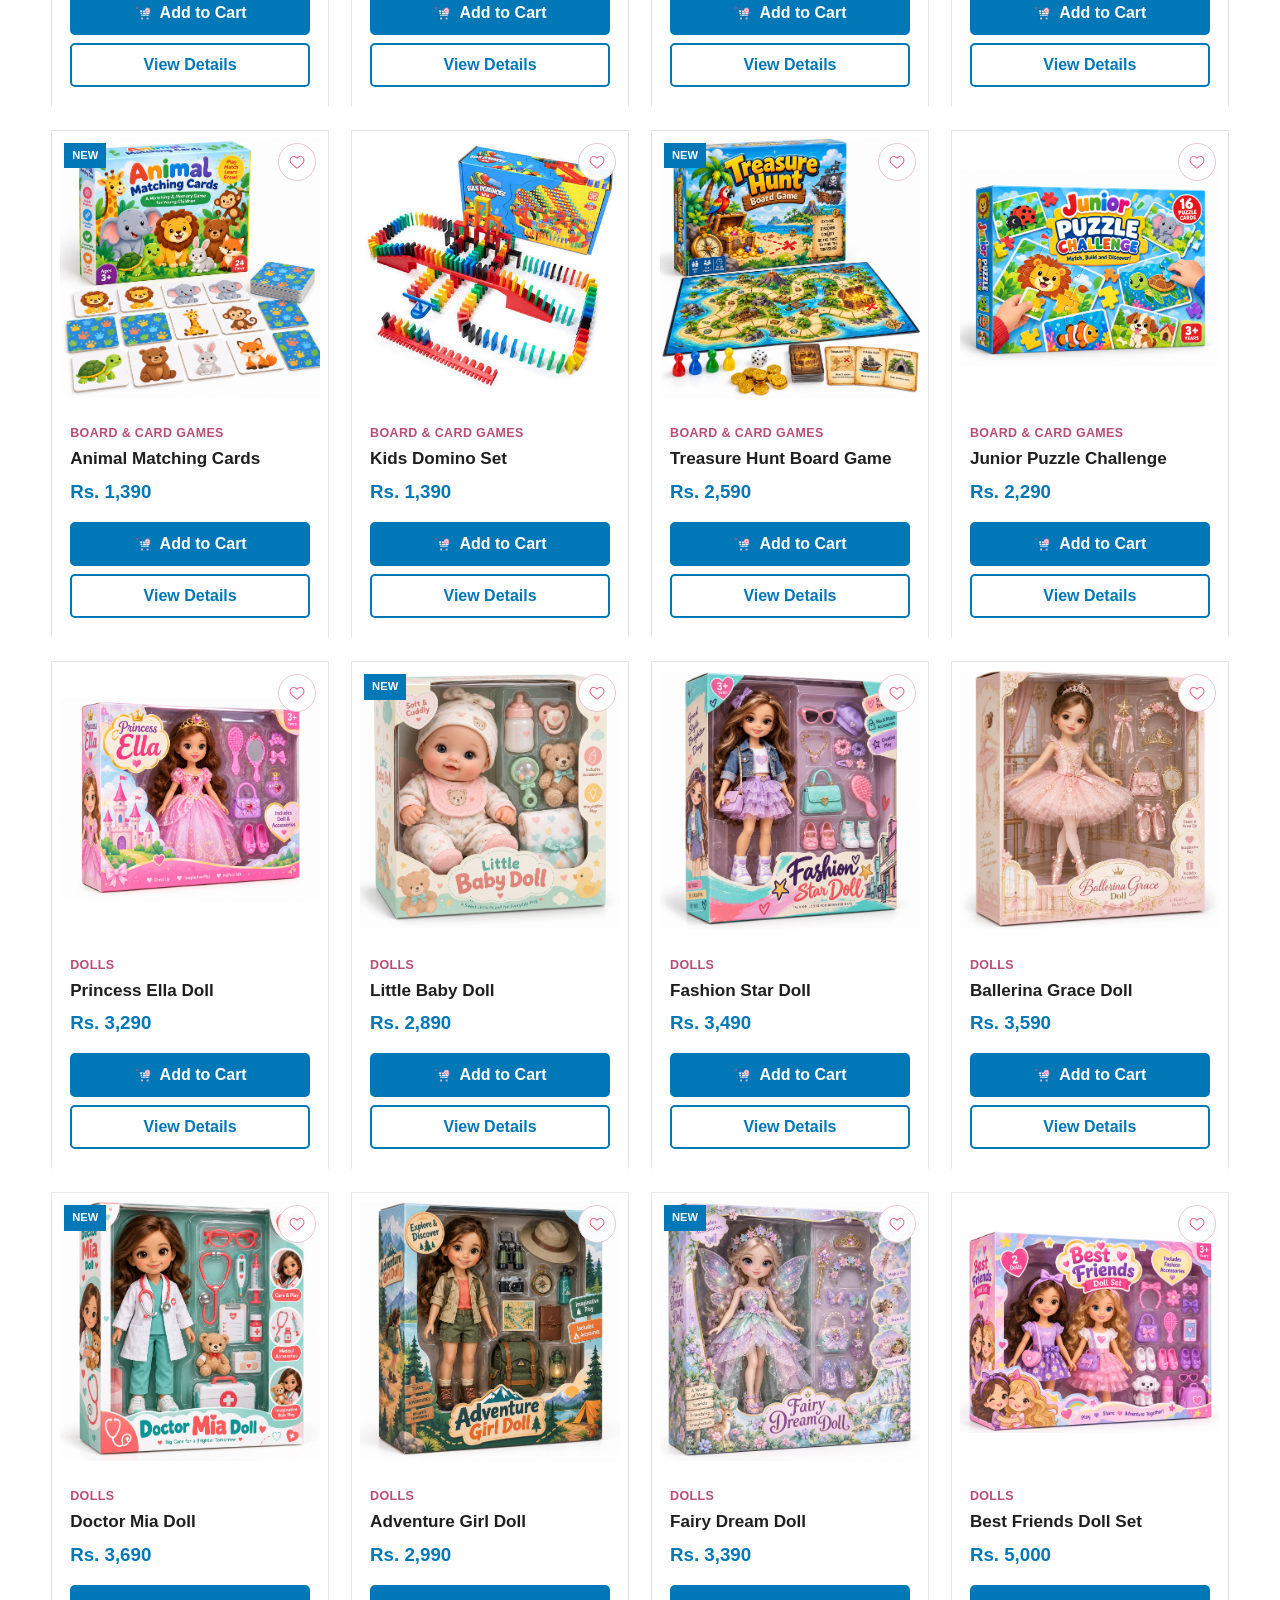
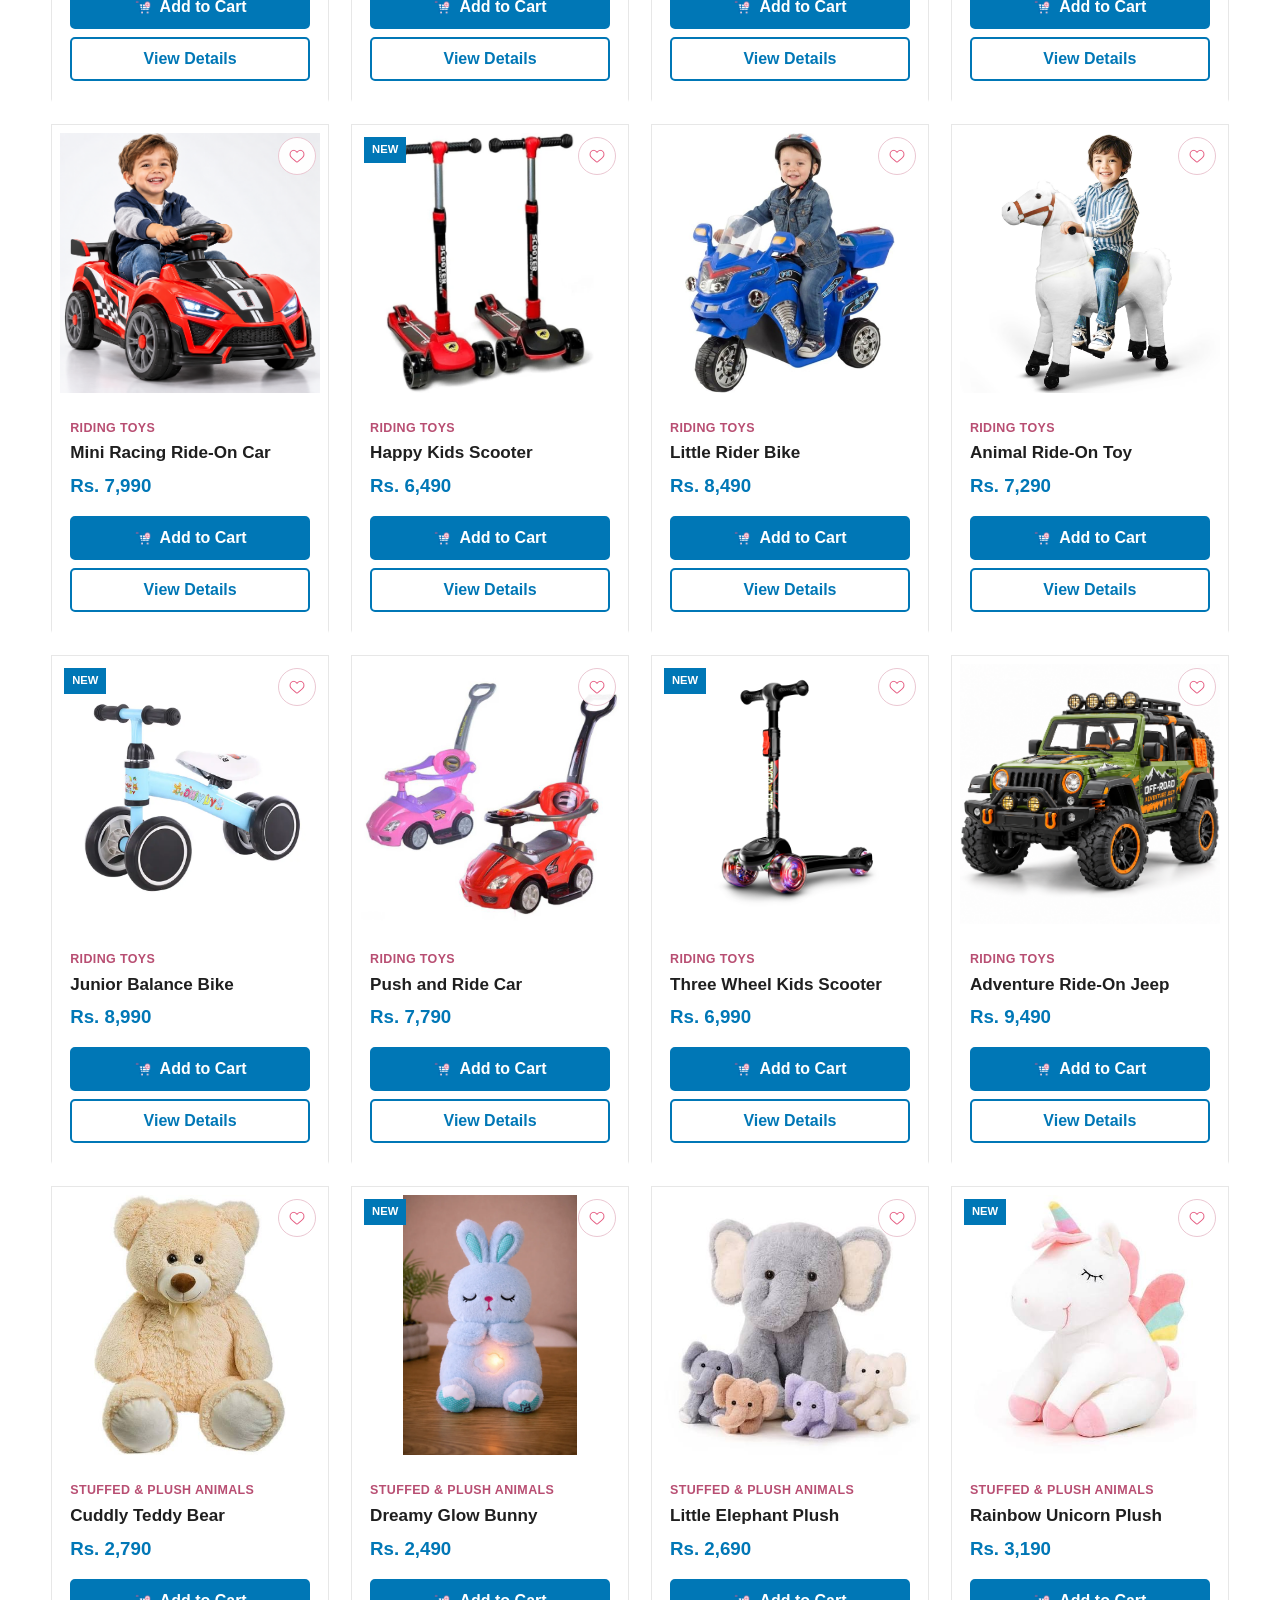
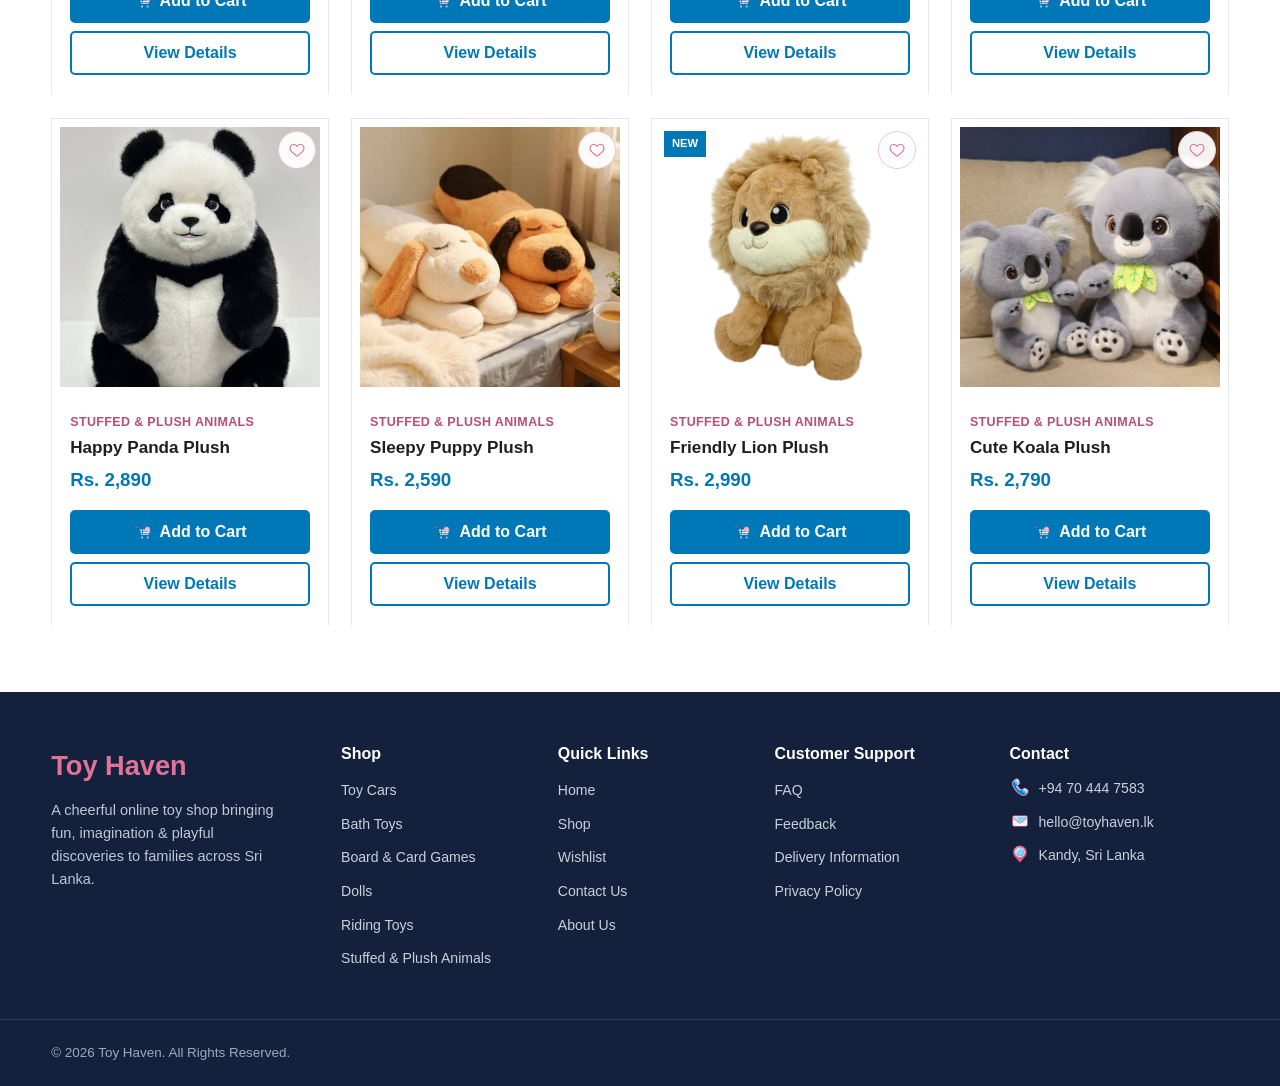
<file: products.html>
<!DOCTYPE html>
<html lang="en">
<head>
  <meta charset="UTF-8">
  <meta name="viewport" content="width=device-width, initial-scale=1.0">
  <meta name="description" content="Browse toy cars, bath toys, board games, dolls, riding toys and plush animals at Toy Haven.">

  <link rel="stylesheet" href="CSS/style.css">

  <link rel="apple-touch-icon" sizes="180x180" href="./Images/favicon_io/apple-touch-icon.png">
  <link rel="icon" type="image/png" sizes="32x32" href="./Images/favicon_io/favicon-32x32.png">
  <link rel="icon" type="image/png" sizes="16x16" href="./Images/favicon_io/favicon-16x16.png">
  <link rel="manifest" href="./Images/favicon_io/site.webmanifest">
  <link rel="icon" type="image/x-icon" href="./Images/favicon_io/favicon.ico">
  <link rel="icon" type="image/png" sizes="512x512" href="./Images/favicon_io/android-chrome-512x512.png">
  <link rel="icon" type="image/png" sizes="192x192" href="./Images/favicon_io/android-chrome-192x192.png">

  <title>Toy Haven | Shop Toys</title>
  
</head>
<body>
  <!-- Header & Navigation -->
  <header class="site-header">
    <section class="top-bar" aria-label="Store information">
      <div class="top-bar-container">
        <p class="delivery-mesaage">
          <img src="./Images/Icons/Delivery.png" alt="Islandwide Delivery" class="header-small-icon">
          Islandwide Delivery
        </p>

        <nav class="top-links">
          <ul>
            <li>
              <a href="support.html">Help &amp; Support</a>
            </li>
            <li>
              <a href="products.html">Shop</a>
            </li>
            <li>
              <a href="contact.html">Contact Us</a>
            </li>
          </ul>
        </nav>
      </div>
    </section>

    <!-- Main Header -->
     <section class="main-header" aria-label="Main header information">
      <div class="main-header-container">
        <a href="index.html" class="logo-link">
          <img src="./Images/Logo.png" alt="Toy Haven Logo">
          <span>Toy Haven</span>
        </a>

        <form action="products.html" class="header-search" method="get">
          <label for="hSearch">Search Marketplace</label>
          <input type="search" id="hSearch" name="search" placeholder="Search toys, games and gifts...">
          <button type="submit">
            <img src="./Images/Icons/Search.png" alt="Search" class="search-icon">
          </button>
        </form>

        <nav class="nav-actions" aria-label="Shortcuts">

          <a href="wishlist.html" class="nav-action">
            <img src="./Images/Icons/Heart2.png" alt="Wishlist" class="nav-icon">
            Wishlist
          </a>

          <a href="cart.html" class="nav-action">
            <img src="./Images/Icons/Cart.png" alt="Cart" class="nav-icon">
            Cart
          </a>

        </nav>
      </div>
     </section>

     <!-- Base Navigation Part -->
     <nav class="base-nav">
      <div class="base-nav-container menu">

        <button type="button" aria-expanded="false" aria-controls="categoryDropdown">
          <img src="./Images/Icons/Categories.png" alt="Shop by Category" class="menu-icon">
          Shop by Category
          <img src="./Images/Icons/DownArrow.png" alt="Drop Down Arrow" class="arrow-icon">
        </button>

        <ul class="category-dropdown" id="categoryDropdown">
          <li>
            <a href="products.html?category=Toy%20Cars">Toy Cars</a>
          </li>
          <li>
            <a href="products.html?category=Bath%20Toys">Bath Toys</a>
          </li>
          <li>
            <a href="products.html?category=Board%20%26%20Card%20Games">Board &amp; Card Games</a>
          </li>
          <li>
            <a href="products.html?category=Dolls">Dolls</a>
          </li>
          <li>
            <a href="products.html?category=Riding%20Toys">Riding Toys</a>
          </li>
          <li>
            <a href="products.html?category=Stuffed%20%26%20Plush%20Animals">Stuffed &amp; Plush Animals</a>
          </li>
        </ul>

        <button type="button" class="menu-toggle" aria-expanded="false">
          <img src="./Images/Icons/Hamburger.png" alt="Open Navigation Menu" class="menu-icon">
          Open navigation menu
        </button>

        <ul class="main-nav" id="mainNavigation">
          <li>
            <a href="index.html">Home</a>
          </li>
          <li>
            <a href="products.html">Shop</a>
          </li>
          <li>
            <a href="support.html">FAQ</a>
          </li>
          <li>
            <a href="contact.html">Contact Us</a>
          </li>
        </ul>
      </div>
     </nav>
  </header>

  <main id="main-container">
    <section class="page-banner">
      <div class="container">
        <nav class="breadcrumb" aria-label="Breadcrumb">
          <ol>
            <li><a href="index.html">Home</a></li>
            <li aria-current="page">Shop</li>
          </ol>
        </nav>

        <h1>Shop Toys</h1>
        <p>Explore playful picks for little racers, creative minds, family game nights &amp; cuddly companions.</p>
      </div>
    </section>

    <div class="section-container">
      <form class="search-filter">
        <div class="filter-form">
          <label for="productSearch">
            Search Products
          </label>

          <div>
            <img src="./Images/Icons/Search.png" alt="Search by product name" class="filter-search-icon">
            <input type="search" placeholder="Search by product name" id="productSearch">
          </div>
        </div>

        <div class="filter-form">
          <label for="categoryFilter">Category</label>
          
          <select id="categoryFilter">
            <option value="All Categories">All Categories</option>
            <option value="Toy Cars">Toy Cars</option>
            <option value="Bath Toys">Bath Toys</option>
            <option value="Board &amp; Card Games">Board &amp; Card Games</option>
            <option value="Dolls">Dolls</option>
            <option value="Riding Toys">Riding Toys</option>
            <option value="Stuffed &amp; Plush Animals">Stuffed &amp; Plush Animals</option>
          </select>
        </div>

        <div class="filter-form">
          <label for="sortPrice">Sort Products by Price</label>
          
          <select id="sortPrice">
            <option value="default">Default</option>
            <option value="low">Price: Low to High</option>
            <option value="high">Price: High to Low</option>
          </select>
        </div>
      </form>

      <div class="filter-results">

        <p>
          <strong id="productCount">0</strong>
          products found
        </p>

        <button type="button" class="text-btn">
          <img src="./Images/Icons/Reset.png" alt="Clear Filters" class="small-action-icon">
          Clear Filters
        </button>
      </div>

      <div class="product-grid" aria-live="polite">
        <p class="load-text">Loading products...</p>
      </div>
    </div>
  </main>

  <div class="popup" id="productPopup" role="dialog" aria-modal="true" aria-hidden="true" aria-labelledby="popupProductName">

    <div class="popup-content">
      <button type="button" class="popup-btn" id="popupBtn" aria-label="Close product details">

        <img src="./Images/Icons/Close.png" alt="Popup Close" class="popup-close-icon">

      </button>

      <div class="popup-layout">
        <div class="popup-image">
          <img src="./Images/Products/Load_banner.png" alt="Popup Product Image" id="popupProductImage">
        </div>

        <div class="popup-info">
          <p class="product-category" id="popupProductCategory"></p>

          <h2 id="popupProductName">Product Details</h2>

          <p class="popup-price" id="popupProductPrice"></p>

          <p id="popupProductDiscription"></p>

          <div class="popup-actions">
            
            <button type="button" class="button-primary" id="popupAddCart">
              <img src="./Images/Icons/Add-cart.png" alt="Add to cart" class="button-icon">
              Add to Cart
            </button>

            <button type="button" class="button-wishlist" id="popupAddWishlist">
              <img src="./Images/Icons/Heart1.png" alt="Add to wishlist" class="button-icon">
              Add to Wishlist
            </button>
          </div>
        </div>
      </div>
    </div>
  </div>

  <!-- Footer -->
   <footer class="site-footer">
    <div class="footer-grid">

      <div class="footer-about">
        <p>A cheerful online toy shop bringing fun, imagination &amp; playful discoveries to families across Sri Lanka.</p>
      </div>

      <section>
        <h3>Shop</h3>
        <ul class="shop-links">
          <li><a href="products.html?category=Toy%20Cars">Toy Cars</a></li>
          <li><a href="products.html?category=Bath%20Toys">Bath Toys</a></li>
          <li><a href="products.html?category=Board%20%26%20Card%20Games">Board &amp; Card Games</a></li>
          <li><a href="products.html?category=Dolls">Dolls</a></li>
          <li><a href="products.html?category=Riding%20Toys">Riding Toys</a></li>
          <li><a href="products.html?category=Stuffed%20%26%20Plush%20Animals">Stuffed &amp; Plush Animals</a></li>
        </ul>
      </section>

      <section>
        <h3>Quick Links</h3>
        <ul class="shop-links">
          <li><a href="index.html">Home</a></li>
          <li><a href="products.html">Shop</a></li>
          <li><a href="wishlist.html">Wishlist</a></li>
          <li><a href="contact.html">Contact Us</a></li>
          <li><a href="about.html">About Us</a></li>
        </ul>
      </section>

      <section>
        <h3>Customer Support</h3>
        <ul class="shop-links">
          <li><a href="support.html#faq">FAQ</a></li>
          <li><a href="support.html#feedback">Feedback</a></li>
          <li><a href="support.html#delivery">Delivery Information</a></li>
          <li><a href="privacy.html">Privacy Policy</a></li>
        </ul>
      </section>

      <section>
        <h3>Contact</h3>
        <ul class="footer-contact">
          <li>
            <img src="./Images/Icons/Phone.png" alt="Phone Number" class="footer-icon">
            +94 70 444 7583
          </li>

          <li>
            <img src="./Images/Icons/Email.png" alt="Email Address" class="footer-icon">
            hello@toyhaven.lk
          </li>

          <li>
            <img src="./Images/Icons/Location.png" alt="Address" class="footer-icon">
            Kandy, Sri Lanka
          </li>
        </ul>
      </section>
    </div>

    <div class="footer-bottom">
      <div class="container">
        <p> &copy; 2026 Toy Haven. All Rights Reserved.</p>
      </div>
    </div>

  </footer>
  
  <script src="JavaScript/products.js"></script>
  <script src="JavaScript/common.js"></script>
  <script src="JavaScript/products-page.js"></script>

</body>
</html>
</file>
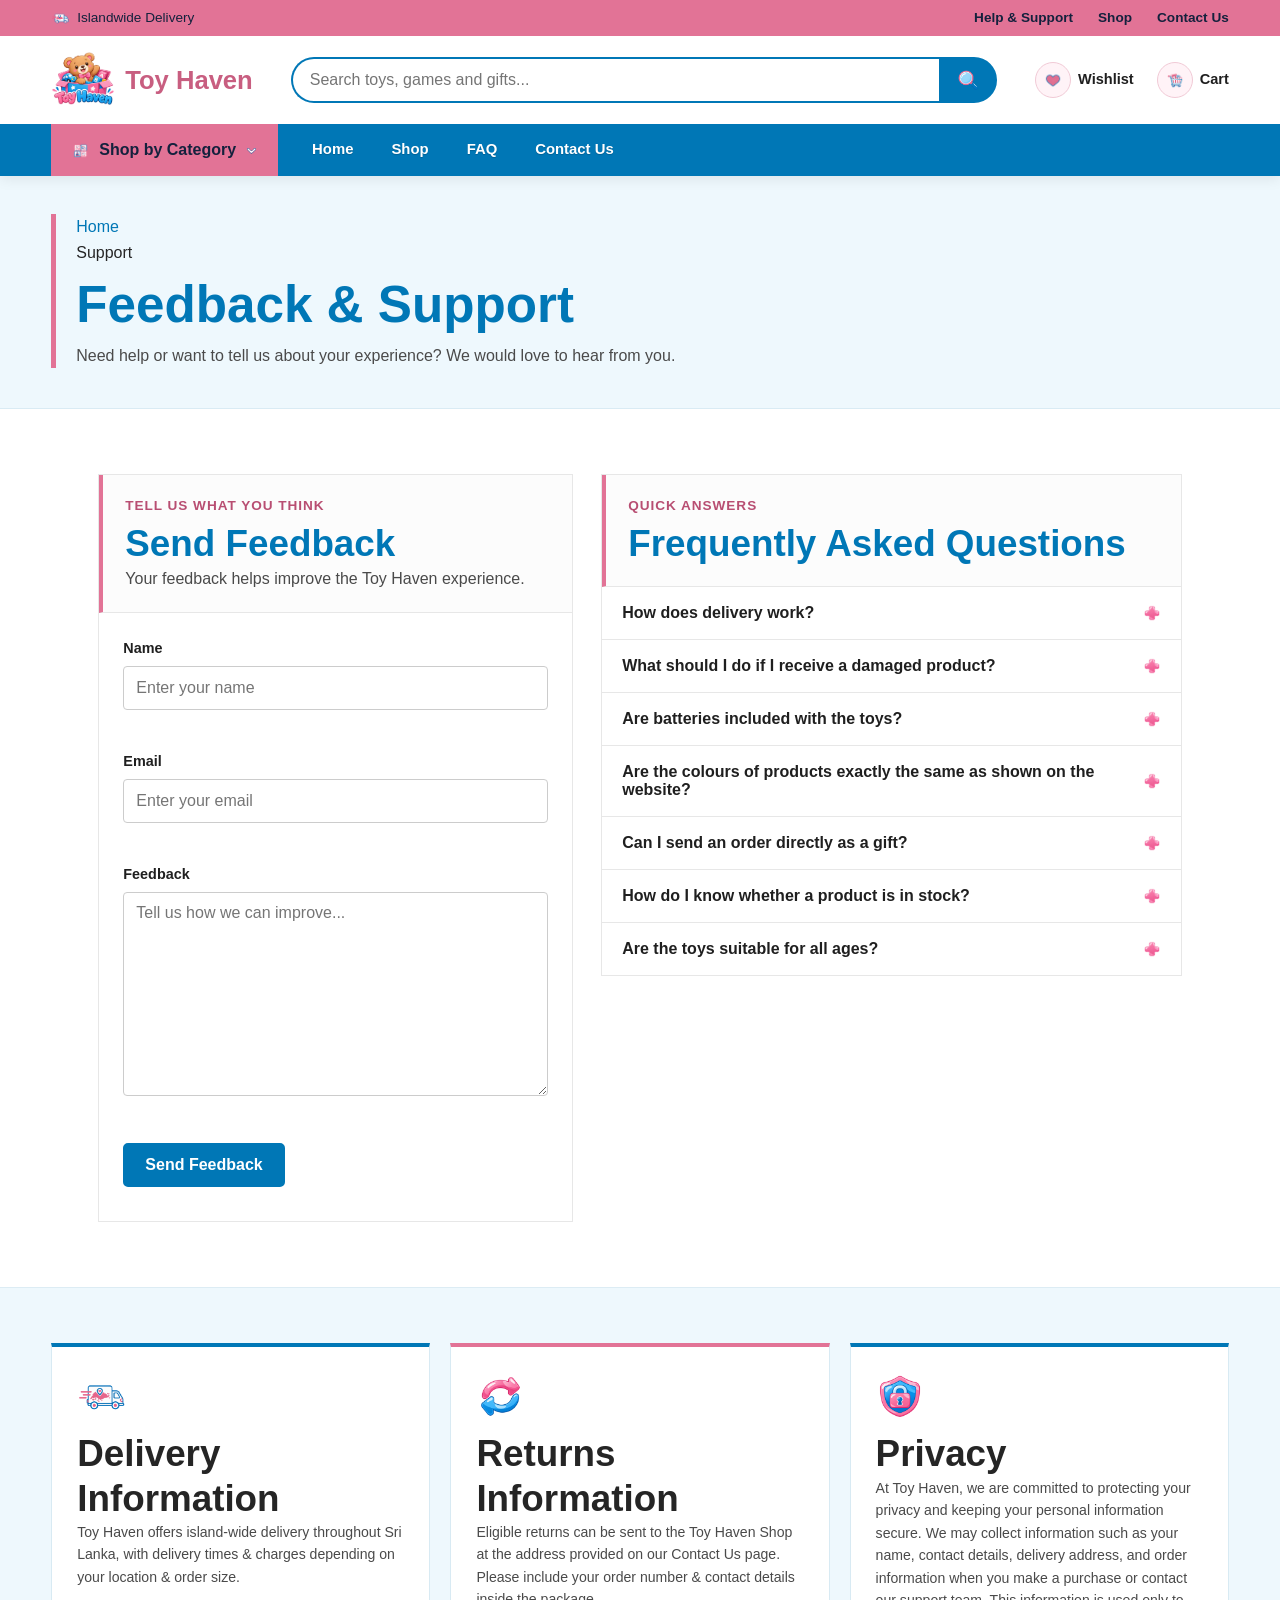
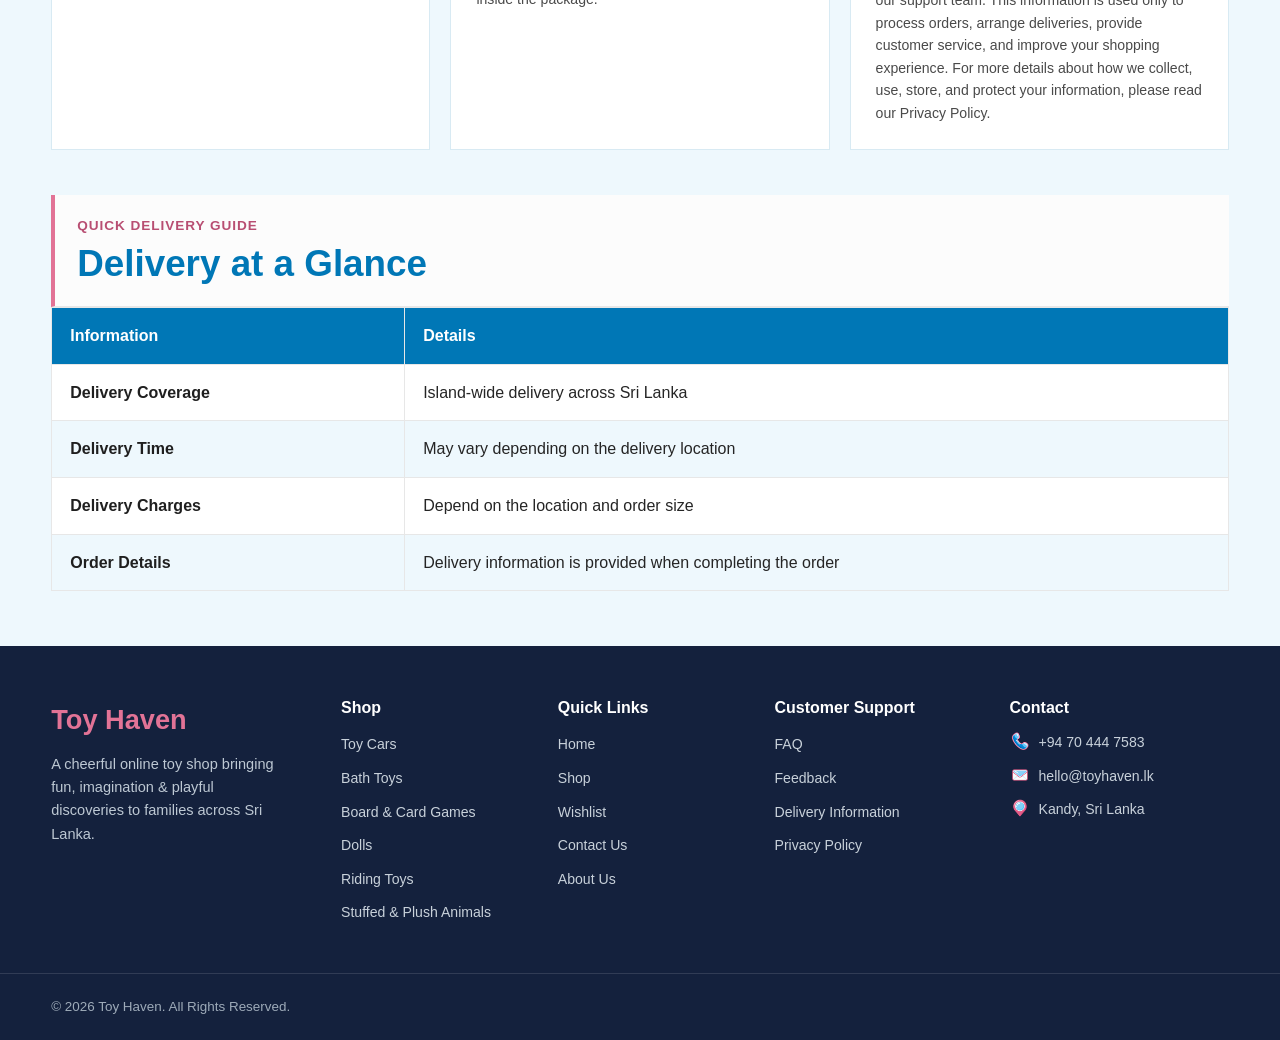
<file: support.html>
<!DOCTYPE html>
<html lang="en">
<head>
  <meta charset="UTF-8">
  <meta name="viewport" content="width=device-width, initial-scale=1.0">
  <meta name="description" content="Feedbacks of Toy Haven & read answers to common questions.">
  <link rel="stylesheet" href="CSS/style.css">

  <link rel="apple-touch-icon" sizes="180x180" href="./Images/favicon_io/apple-touch-icon.png">
  <link rel="icon" type="image/png" sizes="32x32" href="./Images/favicon_io/favicon-32x32.png">
  <link rel="icon" type="image/png" sizes="16x16" href="./Images/favicon_io/favicon-16x16.png">
  <link rel="manifest" href="./Images/favicon_io/site.webmanifest">
  <link rel="icon" type="image/x-icon" href="./Images/favicon_io/favicon.ico">
  <link rel="icon" type="image/png" sizes="512x512" href="./Images/favicon_io/android-chrome-512x512.png">
  <link rel="icon" type="image/png" sizes="192x192" href="./Images/favicon_io/android-chrome-192x192.png">

  <title>Toy Haven | Feedback & Support</title>

</head>
<body>
  <!-- Header & Navigation -->
  <header class="site-header">
    <section class="top-bar" aria-label="Store information">
      <div class="top-bar-container">
        <p class="delivery-mesaage">
          <img src="./Images/Icons/Delivery.png" alt="Islandwide Delivery" class="header-small-icon">
          Islandwide Delivery
        </p>

        <nav class="top-links">
          <ul>
            <li>
              <a href="support.html">Help &amp; Support</a>
            </li>
            <li>
              <a href="products.html">Shop</a>
            </li>
            <li>
              <a href="contact.html">Contact Us</a>
            </li>
          </ul>
        </nav>
      </div>
    </section>

    <!-- Main Header -->
     <section class="main-header" aria-label="Main header information">
      <div class="main-header-container">
        <a href="index.html" class="logo-link">
          <img src="./Images/Logo.png" alt="Toy Haven Logo">
          <span>Toy Haven</span>
        </a>

        <form action="products.html" class="header-search" method="get">
          <label for="hSearch">Search Marketplace</label>
          <input type="search" id="hSearch" name="search" placeholder="Search toys, games and gifts...">
          <button type="submit">
            <img src="./Images/Icons/Search.png" alt="Search" class="search-icon">
          </button>
        </form>

        <nav class="nav-actions" aria-label="Shortcuts">

          <a href="wishlist.html" class="nav-action">
            <img src="./Images/Icons/Heart2.png" alt="Wishlist" class="nav-icon">
            Wishlist
          </a>

          <a href="cart.html" class="nav-action">
            <img src="./Images/Icons/Cart.png" alt="Cart" class="nav-icon">
            Cart
          </a>

        </nav>
      </div>
     </section>

     <!-- Base Navigation Part -->
     <nav class="base-nav">
      <div class="base-nav-container menu">

        <button type="button" aria-expanded="false" aria-controls="categoryDropdown">
          <img src="./Images/Icons/Categories.png" alt="Shop by Category" class="menu-icon">
          Shop by Category
          <img src="./Images/Icons/DownArrow.png" alt="Drop Down Arrow" class="arrow-icon">
        </button>

        <ul class="category-dropdown" id="categoryDropdown">
          <li>
            <a href="products.html?category=Toy%20Cars">Toy Cars</a>
          </li>
          <li>
            <a href="products.html?category=Bath%20Toys">Bath Toys</a>
          </li>
          <li>
            <a href="products.html?category=Board%20%26%20Card%20Games">Board &amp; Card Games</a>
          </li>
          <li>
            <a href="products.html?category=Dolls">Dolls</a>
          </li>
          <li>
            <a href="products.html?category=Riding%20Toys">Riding Toys</a>
          </li>
          <li>
            <a href="products.html?category=Stuffed%20%26%20Plush%20Animals">Stuffed &amp; Plush Animals</a>
          </li>
        </ul>

        <button type="button" class="menu-toggle" aria-expanded="false">
          <img src="./Images/Icons/Hamburger.png" alt="Open Navigation Menu" class="menu-icon">
          Open navigation menu
        </button>

        <ul class="main-nav" id="mainNavigation">
          <li>
            <a href="index.html">Home</a>
          </li>
          <li>
            <a href="products.html">Shop</a>
          </li>
          <li>
            <a href="support.html">FAQ</a>
          </li>
          <li>
            <a href="contact.html">Contact Us</a>
          </li>
        </ul>
      </div>
     </nav>
  </header>

  <main class="main-container">
    <section class="page-banner">
      <div class="container">
        <nav class="breadcrumb" aria-label="Breadcrumb">
          <ol>
            <li><a href="index.html">Home</a></li>
            <li aria-current="page">Support</li>
          </ol>
        </nav>
        <h1>Feedback &amp; Support</h1>
        <p>Need help or want to tell us about your experience? We would love to hear from you.</p>
      </div>
    </section>

    <div class="section-container">
      <div class="container">
        <div class="feedback-layout" id="feedback">
          <header class="content-heading">
            <section>
              <p class="note">Tell Us What You Think</p>
              <h2>Send Feedback</h2>
              <p>Your feedback helps improve the Toy Haven experience.</p>
            </section>
          </header>

          <form id="feedbackForm" class="feedback-form" novalidate>
            <div class="form-group">
            <label for="feedback-name">Name</label>
            <input type="text" id="feedback-name" autocomplete="name" placeholder="Enter your name">
            <p class="form-error" id="feedback-name-error"></p>
            </div>

          <div class="form-group">
            <label for="feedback-email">Email</label>
            <input type="email" id="feedback-email" autocomplete="email" placeholder="Enter your email">
            <p class="form-error" id="feedback-email-error"></p>
          </div>

          <div class="form-group">
            <label for="feedbackMessage">Feedback</label>
            <textarea id="feedbackMessage" placeholder="Tell us how we can improve..." rows="10"></textarea>
            <p class="form-error" id="feedback-message-error"></p>
          </div>

          <button type="submit" class="button button-primary">Send Feedback</button>

          <p class="form-success" id="feedback-success"></p>
          </form>

        </div>

        <aside class="faq-section" id="faq">
          <header class="content-heading">
            <section>
              <p class="note">Quick Answers</p>
              <h2>Frequently Asked Questions</h2>
            </section>
          </header>

          <div class="faq-item">
            <button type="button" class="faq-question" aria-expanded="false">
              <span>How does delivery work?</span>
              <img src="./Images/Icons/Plus.png" alt="FAQ" class="faq-icon">
            </button>

            <div class="faq-answer">
              <p>Toy Haven offers island-wide delivery throughout Sri Lanka. Delivery times and charges may vary depending on your location and order size. Customers will be provided with delivery details when completing their order.</p>
            </div>
          </div>

        
          <div class="faq-item">
            <button type="button" class="faq-question" aria-expanded="false">
              <span>What should I do if I receive a damaged product?</span>
              <img src="./Images/Icons/Plus.png" alt="FAQ" class="faq-icon">
            </button>

            <div class="faq-answer">
              <p>Please contact us as soon as possible and provide your order details along with a photo of the damaged item. Our team will review the issue and help arrange a suitable solution.</p>
            </div>
          </div>

          <div class="faq-item">
            <button type="button" class="faq-question" aria-expanded="false">
              <span>Are batteries included with the toys?</span>
              <img src="./Images/Icons/Plus.png" alt="FAQ" class="faq-icon">
            </button>

            <div class="faq-answer">
              <p>This depends on the product. If batteries are included, this will normally be mentioned in the product description.</p>
            </div>
          </div>

          <div class="faq-item">
            <button type="button" class="faq-question" aria-expanded="false">
              <span>Are the colours of products exactly the same as shown on the website?</span>
              <img src="./Images/Icons/Plus.png" alt="FAQ" class="faq-icon">
            </button>

            <div class="faq-answer">
              <p>We try to display product images as accurately as possible. However, colours may appear slightly different depending on your screen settings, and some products may have minor design variations.</p>
            </div>
          </div>

          <div class="faq-item">
            <button type="button" class="faq-question" aria-expanded="false">
              <span>Can I send an order directly as a gift?</span>
              <img src="./Images/Icons/Plus.png" alt="FAQ" class="faq-icon">
            </button>

            <div class="faq-answer">
              <p>Yes. You can enter the recipient's delivery address when placing your order. Gift-wrapping availability may depend on the product.</p>
            </div>
          </div>

          <div class="faq-item">
            <button type="button" class="faq-question" aria-expanded="false">
              <span>How do I know whether a product is in stock?</span>
              <img src="./Images/Icons/Plus.png" alt="FAQ" class="faq-icon">
            </button>

            <div class="faq-answer">
              <p>Product availability is shown on each product page. Items marked as out of stock cannot normally be added to your cart.</p>
            </div>
          </div>

          <div class="faq-item">
            <button type="button" class="faq-question" aria-expanded="false">
              <span>Are the toys suitable for all ages?</span>
              <img src="./Images/Icons/Plus.png" alt="FAQ" class="faq-icon">
            </button>

            <div class="faq-answer">
              <p>No. Toys may have different recommended age ranges. Please check the age recommendation and product information before purchasing, especially when buying toys for young children.</p>
            </div>
          </div>

        </aside>
      </div>
    </div>

    <div class="support-info-section">
      <div class="container support-info-grid">

        <article id="delivery" class="support-info-card">
          <img src="./Images/Icons/Delivery.png" alt="Delivery Information" class="support-info-icon">
          <h2>Delivery Information</h2>
          <p>Toy Haven offers island-wide delivery throughout Sri Lanka, with delivery times &amp; charges depending on your location &amp; order size.</p>
        </article>

        <article id="returns" class="support-info-card">
          <img src="./Images/Icons/Returns.png" alt="Returns Information" class="support-info-icon">
          <h2>Returns Information</h2>
          <p>Eligible returns can be sent to the Toy Haven Shop at the address provided on our Contact Us page. Please include your order number &amp; contact details inside the package.</p>
        </article>

        <article id="privacy" class="support-info-card">
          <img src="./Images/Icons/Privacy.png" alt="Privacy" class="support-info-icon">
          <h2>Privacy</h2>
          <p>At Toy Haven, we are committed to protecting your privacy and keeping your personal information secure. We may collect information such as your name, contact details, delivery address, and order information when you make a purchase or contact our support team. This information is used only to process orders, arrange deliveries, provide customer service, and improve your shopping experience. For more details about how we collect, use, store, and protect your information, please read our Privacy Policy.</p>
        </article>
      </div>

      <!-- Delivery Information Table -->
      <div class="container delivery-table-section">
        <header class="content-heading"> 
          <p class="note">Quick Delivery Guide</p>
          <h2>Delivery at a Glance</h2>
        </header>

        <div class="table-wrapper">
          
          <table class="delivery-table">
            <thead>
              <tr>
                <th>Information</th>
                <th>Details</th>
              </tr>
            </thead>

            <tbody>
              <tr>
                <td>Delivery Coverage</td>
                <td>Island-wide delivery across Sri Lanka</td>
              </tr>

              <tr>
                <td>Delivery Time</td>
                <td>May vary depending on the delivery location</td>
              </tr>

              <tr>
                <td>Delivery Charges</td>
                <td>Depend on the location and order size</td>
              </tr>

              <tr>
                <td>Order Details</td>
                <td>Delivery information is provided when completing the order</td>
              </tr>
            </tbody>      
          </table>
        </div>
      </div>
    </div>
  </main>

  <!-- Footer -->
   <footer class="site-footer">
    <div class="footer-grid">

      <div class="footer-about">
        <p>A cheerful online toy shop bringing fun, imagination &amp; playful discoveries to families across Sri Lanka.</p>
      </div>

      <section>
        <h3>Shop</h3>
        <ul class="shop-links">
          <li><a href="products.html?category=Toy%20Cars">Toy Cars</a></li>
          <li><a href="products.html?category=Bath%20Toys">Bath Toys</a></li>
          <li><a href="products.html?category=Board%20%26%20Card%20Games">Board &amp; Card Games</a></li>
          <li><a href="products.html?category=Dolls">Dolls</a></li>
          <li><a href="products.html?category=Riding%20Toys">Riding Toys</a></li>
          <li><a href="products.html?category=Stuffed%20%26%20Plush%20Animals">Stuffed &amp; Plush Animals</a></li>
        </ul>
      </section>

      <section>
        <h3>Quick Links</h3>
        <ul class="shop-links">
          <li><a href="index.html">Home</a></li>
          <li><a href="products.html">Shop</a></li>
          <li><a href="wishlist.html">Wishlist</a></li>
          <li><a href="contact.html">Contact Us</a></li>
          <li><a href="about.html">About Us</a></li>
        </ul>
      </section>

      <section>
        <h3>Customer Support</h3>
        <ul class="shop-links">
          <li><a href="support.html#faq">FAQ</a></li>
          <li><a href="support.html#feedback">Feedback</a></li>
          <li><a href="support.html#delivery">Delivery Information</a></li>
          <li><a href="privacy.html">Privacy Policy</a></li>
        </ul>
      </section>

      <section>
        <h3>Contact</h3>
        <ul class="footer-contact">
          <li>
            <img src="./Images/Icons/Phone.png" alt="Phone Number" class="footer-icon">
            +94 70 444 7583
          </li>

          <li>
            <img src="./Images/Icons/Email.png" alt="Email Address" class="footer-icon">
            hello@toyhaven.lk
          </li>

          <li>
            <img src="./Images/Icons/Location.png" alt="Address" class="footer-icon">
            Kandy, Sri Lanka
          </li>
        </ul>
      </section>
    </div>

    <div class="footer-bottom">
      <div class="container">
        <p> &copy; 2026 Toy Haven. All Rights Reserved.</p>
      </div>
    </div>

  </footer>
  
  <script src="JavaScript/common.js"></script>
  <script src="JavaScript/support.js"></script>

</body>
</html>
</file>
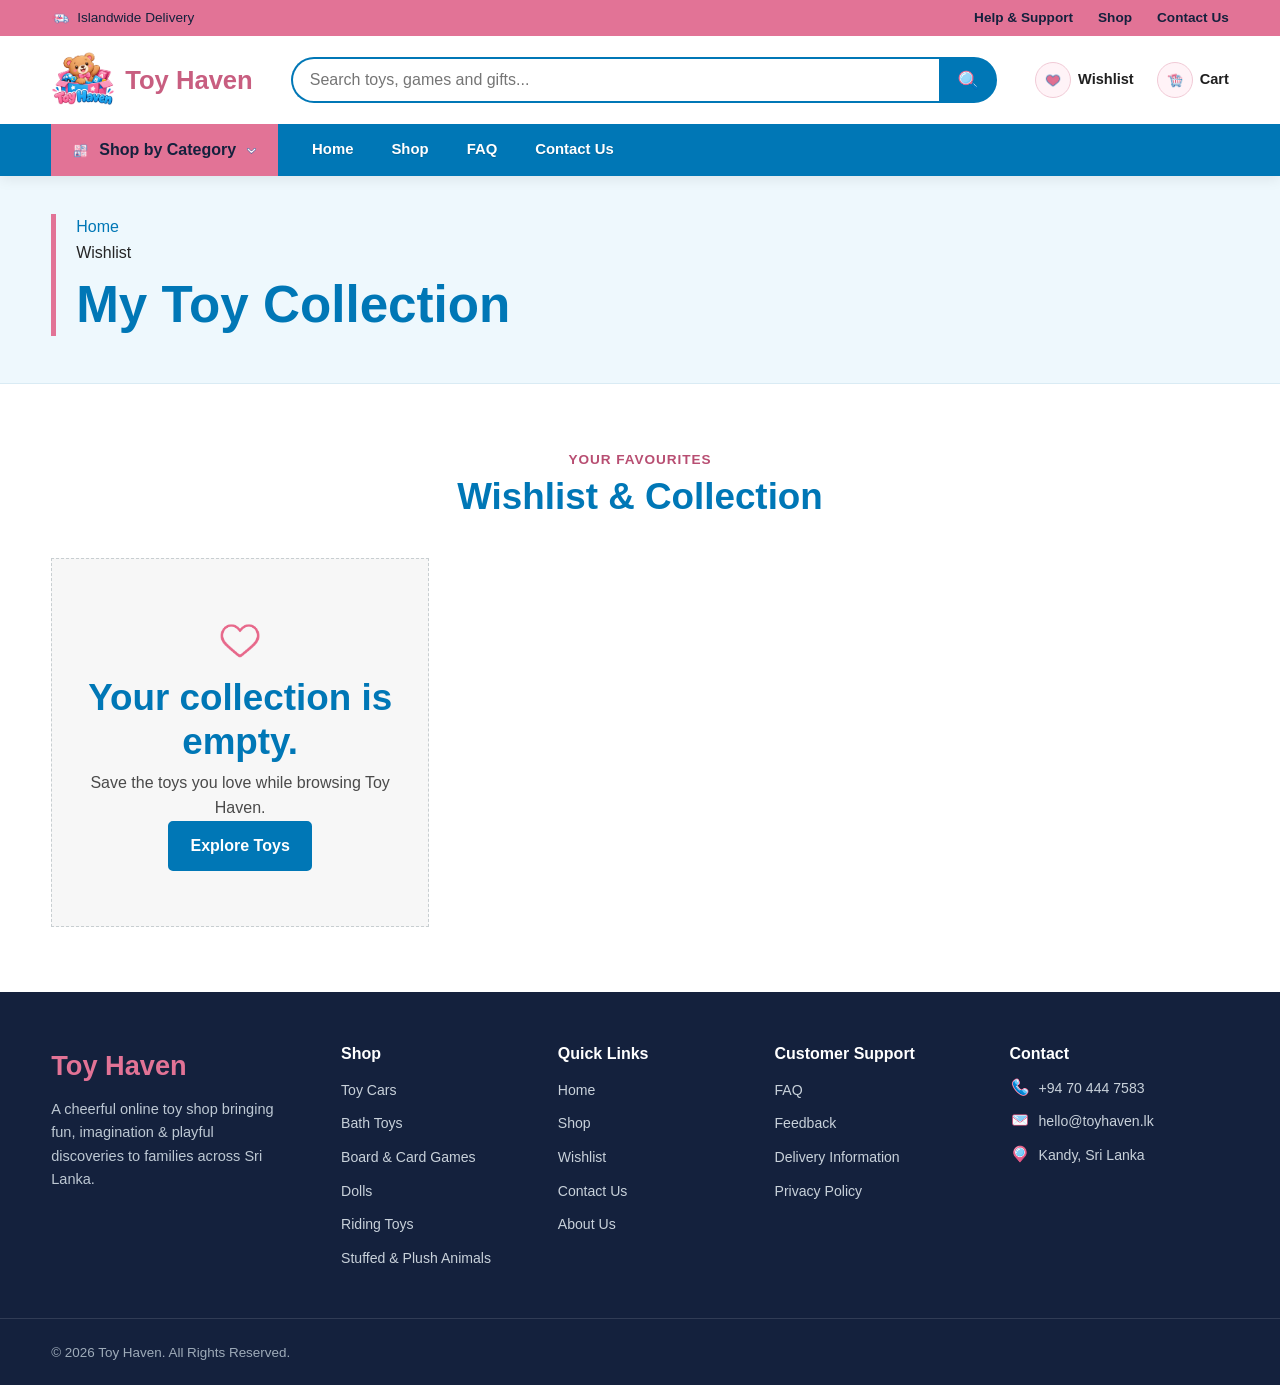
<file: wishlist.html>
<!DOCTYPE html>
<html lang="en">
<head>
  <meta charset="UTF-8">
  <meta name="viewport" content="width=device-width, initial-scale=1.0">
  <meta name="description" content="Your Toy Haven wishlist and toy collection.">
  <link rel="stylesheet" href="CSS/style.css">

  <link rel="apple-touch-icon" sizes="180x180" href="./Images/favicon_io/apple-touch-icon.png">
  <link rel="icon" type="image/png" sizes="32x32" href="./Images/favicon_io/favicon-32x32.png">
  <link rel="icon" type="image/png" sizes="16x16" href="./Images/favicon_io/favicon-16x16.png">
  <link rel="manifest" href="./Images/favicon_io/site.webmanifest">
  <link rel="icon" type="image/x-icon" href="./Images/favicon_io/favicon.ico">
  <link rel="icon" type="image/png" sizes="512x512" href="./Images/favicon_io/android-chrome-512x512.png">
  <link rel="icon" type="image/png" sizes="192x192" href="./Images/favicon_io/android-chrome-192x192.png">

  <title>Toy Haven | Wishlist</title>

</head>
<body>
  <!-- Header & Navigation -->
  <header class="site-header">
    <section class="top-bar" aria-label="Store information">
      <div class="top-bar-container">
        <p class="delivery-mesaage">
          <img src="./Images/Icons/Delivery.png" alt="Islandwide Delivery" class="header-small-icon">
          Islandwide Delivery
        </p>

        <nav class="top-links">
          <ul>
            <li>
              <a href="support.html">Help &amp; Support</a>
            </li>
            <li>
              <a href="products.html">Shop</a>
            </li>
            <li>
              <a href="contact.html">Contact Us</a>
            </li>
          </ul>
        </nav>
      </div>
    </section>

    <!-- Main Header -->
     <section class="main-header" aria-label="Main header information">
      <div class="main-header-container">
        <a href="index.html" class="logo-link">
          <img src="./Images/Logo.png" alt="Toy Haven Logo">
          <span>Toy Haven</span>
        </a>

        <form action="products.html" class="header-search" method="get">
          <label for="hSearch">Search Marketplace</label>
          <input type="search" id="hSearch" name="search" placeholder="Search toys, games and gifts...">
          <button type="submit">
            <img src="./Images/Icons/Search.png" alt="Search" class="search-icon">
          </button>
        </form>

        <nav class="nav-actions" aria-label="Shortcuts">

          <a href="wishlist.html" class="nav-action">
            <img src="./Images/Icons/Heart2.png" alt="Wishlist" class="nav-icon">
            Wishlist
          </a>

          <a href="cart.html" class="nav-action">
            <img src="./Images/Icons/Cart.png" alt="Cart" class="nav-icon">
            Cart
          </a>

        </nav>
      </div>
     </section>

     <!-- Base Navigation Part -->
     <nav class="base-nav">
      <div class="base-nav-container menu">

        <button type="button" aria-expanded="false" aria-controls="categoryDropdown">
          <img src="./Images/Icons/Categories.png" alt="Shop by Category" class="menu-icon">
          Shop by Category
          <img src="./Images/Icons/DownArrow.png" alt="Drop Down Arrow" class="arrow-icon">
        </button>

        <ul class="category-dropdown" id="categoryDropdown">
          <li>
            <a href="products.html?category=Toy%20Cars">Toy Cars</a>
          </li>
          <li>
            <a href="products.html?category=Bath%20Toys">Bath Toys</a>
          </li>
          <li>
            <a href="products.html?category=Board%20%26%20Card%20Games">Board &amp; Card Games</a>
          </li>
          <li>
            <a href="products.html?category=Dolls">Dolls</a>
          </li>
          <li>
            <a href="products.html?category=Riding%20Toys">Riding Toys</a>
          </li>
          <li>
            <a href="products.html?category=Stuffed%20%26%20Plush%20Animals">Stuffed &amp; Plush Animals</a>
          </li>
        </ul>

        <button type="button" class="menu-toggle" aria-expanded="false">
          <img src="./Images/Icons/Hamburger.png" alt="Open Navigation Menu" class="menu-icon">
          Open navigation menu
        </button>

        <ul class="main-nav" id="mainNavigation">
          <li>
            <a href="index.html">Home</a>
          </li>
          <li>
            <a href="products.html">Shop</a>
          </li>
          <li>
            <a href="support.html">FAQ</a>
          </li>
          <li>
            <a href="contact.html">Contact Us</a>
          </li>
        </ul>
      </div>
     </nav>
  </header>

  <main class="main-container">
    <section class="page-banner">
      <div class="container">
        <nav class="breadcrumb" aria-label="Breadcrumb">
          <ol>
            <li><a href="index.html">Home</a></li>
            <li aria-current="page">Wishlist</li>
          </ol>
        </nav>

        <h1>My Toy Collection</h1>
      </div> 
    </section>

    <section class="section-container">
      <header class="section-heading">
        <p class="section-label">
          Your Favourites
        </p>
        <h2>Wishlist &amp; Collection</h2>
      </header>

      <div class="wishlist-grid" id="wishlistGrid" aria-live="polite"></div>
    </section>
  </main>

  <!-- Footer -->
   <footer class="site-footer">
    <div class="footer-grid">

      <div class="footer-about">
        <p>A cheerful online toy shop bringing fun, imagination &amp; playful discoveries to families across Sri Lanka.</p>
      </div>

      <section>
        <h3>Shop</h3>
        <ul class="shop-links">
          <li><a href="products.html?category=Toy%20Cars">Toy Cars</a></li>
          <li><a href="products.html?category=Bath%20Toys">Bath Toys</a></li>
          <li><a href="products.html?category=Board%20%26%20Card%20Games">Board &amp; Card Games</a></li>
          <li><a href="products.html?category=Dolls">Dolls</a></li>
          <li><a href="products.html?category=Riding%20Toys">Riding Toys</a></li>
          <li><a href="products.html?category=Stuffed%20%26%20Plush%20Animals">Stuffed &amp; Plush Animals</a></li>
        </ul>
      </section>

      <section>
        <h3>Quick Links</h3>
        <ul class="shop-links">
          <li><a href="index.html">Home</a></li>
          <li><a href="products.html">Shop</a></li>
          <li><a href="wishlist.html">Wishlist</a></li>
          <li><a href="contact.html">Contact Us</a></li>
          <li><a href="about.html">About Us</a></li>
        </ul>
      </section>

      <section>
        <h3>Customer Support</h3>
        <ul class="shop-links">
          <li><a href="support.html#faq">FAQ</a></li>
          <li><a href="support.html#feedback">Feedback</a></li>
          <li><a href="support.html#delivery">Delivery Information</a></li>
          <li><a href="privacy.html">Privacy Policy</a></li>
        </ul>
      </section>

      <section>
        <h3>Contact</h3>
        <ul class="footer-contact">
          <li>
            <img src="./Images/Icons/Phone.png" alt="Phone Number" class="footer-icon">
            +94 70 444 7583
          </li>

          <li>
            <img src="./Images/Icons/Email.png" alt="Email Address" class="footer-icon">
            hello@toyhaven.lk
          </li>

          <li>
            <img src="./Images/Icons/Location.png" alt="Address" class="footer-icon">
            Kandy, Sri Lanka
          </li>
        </ul>
      </section>
    </div>

    <div class="footer-bottom">
      <div class="container">
        <p> &copy; 2026 Toy Haven. All Rights Reserved.</p>
      </div>
    </div>

  </footer>
  
  <script src="JavaScript/products.js"></script>
  <script src="JavaScript/common.js"></script>
  <script src="JavaScript/wishlist.js"></script>

</body>
</html>
</file>
<file: CSS/style.css>
/* Basic Page Setup */

* {
    box-sizing: border-box;
    margin: 0;
    padding: 0;
}

html{
  scroll-behavior: smooth;
}

body{
  font-family: "Trebuchet MS", "Lucida Sans Unicode", "Lucida Grande", sans-serif;
  background: #ffffff;
  color: #252525;
  line-height: 1.6;
}

img{
  display: block;
  max-width: 100%;
}

a{
  color: inherit;
  text-decoration: none;
}

ul, ol{
  list-style: none;
}



button, input, textarea, select{
  font-family: inherit;
  font-size: inherit;
}

button{
  cursor: pointer;
}

textarea{
  resize: vertical;
}

/* Colors & reusable values */
:root{
  --pink: #E27396;
  --pink-dark: #C85E80;
  --pink-light: #FFF3F7;
  --pink-text: #B84E72;

  --blue: #0077B6;
  --blue-dark: #005E91;
  --blue-light: #EEF8FD;

  --white: #FFFFFF;

  --dark: #1F1F1F;
  --grey: #4A4A4A;
  --light-grey: #F7F7F7;

  --border: #E7E7E7;

  --navy: #14213D;

  --shadow:
    0 5px 18px rgba(24, 39, 75, 0.08);

  --shadow-hover:
    0 10px 24px rgba(24, 39, 75, 0.13);

  --page-width: 1180px;
}

/* Page Layout */
.container, .top-bar-container, 
.main-header-container, .base-nav-container, 
.newsletter-container, .footer-grid, 
.containerAbout{
  width: min(92%, var(--page-width));
  margin-left: auto;
  margin-right: auto;
}

.section-container{
  width: min(92%, var(--page-width));
  margin-left: auto;
  margin-right: auto;

  padding-top: 65px;
  padding-bottom: 65px;
}

.page-section{
  padding-top: 65px;
  padding-bottom: 65px;
}

.section-reveal{
  width: min(92%, var(--page-width));
  margin: 0 auto;

  padding-top: 65px;
  padding-bottom: 65px;
}

h1, h2, h3 {
  line-height: 1.2;
}

h1{
  font-size: clamp(2rem, 4vw, 3.2rem);
}

h2{
  font-size: clamp(1.6rem, 3vw, 2.3rem);
}

p{
  color: var(--grey);
}

/* Section Haedings & Labels */
.section-header, .section-heading, .feature-header {
  max-width: 720px;
  margin: 0 auto 38px;
  text-align: center;
}

.section-header h2, .section-heading h2, .feature-header h2,
.prime-header h2{
  margin-top: 5px;
  margin-bottom: 10px;
  color: var(--blue);
}

.section-label, .ftr-label, .prime-label, .note, .hero-para{
  margin-bottom: 5px;
  color: var(--pink-text);
  font-size: 0.85rem;
  font-weight: bold;
  letter-spacing: 0.07em;
  text-transform: uppercase;
}

.section-header p:last-of-type{
  max-width: 650px;
  margin-left: auto;
  margin-right: auto;
}

.prime-header{
  margin-bottom: 32px;
}

.prime-header section{
  max-width: 650px;
}

/* Buttons */
.button, .button-primary, .button-wishlist, .shop-button,
.fav-btn{
  display: inline-flex;
  align-items: center;
  justify-content: center;
  gap: 8px;
  min-height: 44px;
  padding: 10px 20px;
  border: 2px solid transparent;
  border-radius: 5px;
  font-weight: bold;

  transition:
    background-color 0.25s ease,
    color 0.25s ease,
    border-color 0.25s ease,
    transform 0.25s ease;
}

.button{
  border-color: var(--blue);
  background-color: var(--white);
  color: var(--blue);
}

.button:hover{
  background-color: var(--blue-light);
}

.button-primary, .shop-button {
  border-color: var(--blue);
  background-color: var(--blue);
  color: var(--white);
}

.button-primary:hover, .shop-button:hover{
  border-color: var(--blue-dark);
  background-color: var(--blue-dark);
  transform: translateY(-2px);
}

.button-wishlist{
  border-color: var(--pink);
  background-color: var(--white);
  color: var(--pink-dark);
}

.button-wishlist:hover{
  background-color: var(--pink);
  color: var(--navy);
}

.fav-btn{
  border-color: var(--pink);
  background-color: var(--pink-light);
  color: var(--pink-dark);
}

.fav-btn:hover{
  background-color: var(--pink);
  color: var(--navy);
}

.button-full{
  width: 100%;
}

.text-btn{
  display: inline-flex;
  align-items: center;
  gap: 7px;
  padding: 5px;
  border: 0;
  background-color: transparent;
  color: var(--blue);
  font-weight: bold;
}

.text-btn:hover{
  color: var(--pink-dark);
}

.popup-close-icon{
  width: 36px;
  height: 36px;
  object-fit: contain;
  transition: transform 0.2s ease;
}

.warn-button{
  display: inline-flex;
  align-items: center;
  justify-content: center;
  gap: 7px;
}

.warn-button:hover{
  color: #7E2637;
}

.empty-state-icon{
  width: 52px;
  height: 52px;
  margin: 0 auto 10px;
  object-fit: contain;
}

.wishlist-button-icon{
  width: 20px;
  height: 20px;
  margin: auto;
  object-fit: contain;
  flex-shrink: 0;
}

/* Keyboard Accessibility */
a:focus-visible, button:focus-visible, input:focus-visible,
textarea:focus-visible, select:focus-visible{
  outline: 3px solid rgba(0, 119, 182, 0.28);
  outline-offset: 3px;
}

/* Header */
.site-header{
  position: sticky;
  top: 0;
  z-index: 1000;
  background-color: var(--white);
  box-shadow: 0 3px 13px rgba(0, 0, 0, 0.08);
}

/* Main Haeder */
.main-header{
  background-color: var(--white);
}

.main-header-container{
  min-height: 88px;
  display: grid;
  grid-template-columns: auto minmax(280px, 1fr) auto;
  align-items: center;
  gap: 38px;
}

/* Top Bar */
.top-bar{
  background-color: var(--pink);
  color: var(--navy);
}

.top-bar-container{
  min-height: 36px;
  display: flex;
  align-items: center;
  justify-content: space-between;
  gap: 25px;
  font-size: 0.85rem;
}

.delivery-mesaage{
  display: flex;
  align-items: center;
  gap: 8px;
  color: var(--navy);
}

.delivery-mesaage img{
  flex-shrink: 0;
}

.top-links ul{
  display: flex;
  align-items: center;
  gap: 25px;
}

.top-links a{
  color: var(--navy);
  font-weight: bold;
}

.top-links a:hover{
  text-decoration: underline;
}

/* Logo */
.logo-link{
  display: flex;
  align-items: center;
  gap: 10px;
  color: var(--pink-dark);
  font-size: 1.6rem;
  font-weight: bold;
}

.logo-link img{
  width: 64px;
  height: 64px;
  object-fit: contain;
}

.logo-link:hover{
  color: var(--blue);
}

/* Searchbar */
.header-search{
  display: flex;
  align-items: center;
  width: 100%;
}

.header-search label{
  position: absolute;
  width: 1px;
  height: 1px;
  margin: -1px;
  overflow: hidden;
  clip: rect(0, 0, 0, 0);
  white-space: nowrap;
}

.header-search input{
  width: 100%;
  height: 46px;
  padding-left: 17px;
  padding-right: 17px;

  border: 2px solid var(--blue);
  border-right: 0;
  border-radius: 23px 0 0 23px;
  background-color: var(--white);
  color: var(--dark);
  outline: none;
}

.header-search input:focus{
  border-color: var(--pink);
}

.header-search button{
  width: 58px;
  height: 46px;
  display: flex;
  align-items: center;
  justify-content: center;
  flex-shrink: 0;
  padding: 0;
  border: 2px solid var(--blue);
  border-radius: 0 23px 23px 0;
  background-color: var(--blue);
}

.header-search button:hover{
  border-color: var(--blue-dark);
  background-color: var(--blue-dark);
}

/* Wishlist & Cart - Header */
.nav-actions{
  display: flex;
  align-items: center;
  gap: 23px;
}

.nav-action{
  display: flex;
  align-items: center;
  gap: 7px;
  color: var(--dark);
  font-size: 0.91rem;
  font-weight: bold;
  white-space: nowrap;
}

.nav-action img{
  width: 36px;
  height: 36px;
  padding: 8px;
  border: 1px solid #F1CAD6;
  border-radius: 50%;
  background-color: var(--pink-light);
  object-fit: contain;
}

.nav-action:hover{
  color: var(--blue);
}

.nav-action:hover img{
  border-color: #BDDDEC;
  background-color: var(--blue-light);
}

/* Base Navigation Bar */
.base-nav{
  background-color: var(--blue);
}

.base-nav-container{
  position: relative;
  display: flex;
  align-items: stretch;
  min-height: 52px;
}

/* Category Button */
.base-nav-container button:first-of-type{
  display: flex;
  align-items: center;
  gap: 9px;
  min-width: 220px;
  padding: 0 20px;
  border: 0;
  background-color: var(--pink);
  color: var(--navy);
  font-weight: bold;
  transition: background-color 0.2s ease;
}

.base-nav-container button:first-of-type:hover{
  background-color: var(--pink-dark);
}

/* Category Dropdown */
.category-dropdown{
  position: absolute;
  top: 52px;
  left: 0;
  z-index: 1200;
  width: 265px;
  display: none;
  border: 1px solid var(--border);
  background-color: var(--white);
  box-shadow: var(--shadow);
}

.category-dropdown.open, .category-dropdown.show{
  display: block;
}

.category-dropdown li:not(:last-of-type){
  border-bottom: 1px solid var(--border);
}

.category-dropdown a{
  display: block;
  padding: 13px 17px;
  color: var(--dark);
  font-size: 0.91rem;
  transition: background-color 0.2s ease, color 0.2s ease,
  padding-left 0.2s ease;
}

.category-dropdown a:hover{
  padding-left: 22px;
  background-color: var(--pink-light);
  color: var(--pink-dark);
}

/* Main Navigation */
.main-nav{
  display: flex;
  align-items: stretch;
  margin-left: 15px;
}

.main-nav li{
  display: flex;
}

.main-nav a{
  display: flex;
  align-items: center;
  padding: 0 19px;
  color: var(--white);
  font-size: 0.93rem;
  font-weight: bold;
  text-shadow: 0 1px 1px rgba(0, 0, 0, 0.18);
  transition: background-color 0.2s ease;
}

.main-nav a:hover{
  background-color: rgba(255, 255, 255, 0.13);
}

/* Hambuger */
.menu-toggle{
  display: none;
  border: 0;
  background-color: transparent;
  color: var(--white);
}

/* Hero Sliders */
.hero-slider{
  position: relative;
  min-height: 490px;
  overflow: hidden;
  background-color: var(--blue-light);
}

.hero-slider article{
  position: absolute;
  inset: 0;
  width: 100%;
  min-height: 490px;
  opacity: 0;
  visibility: hidden;
  transition: opacity 0.7s ease, visibility 0.7s ease;
}

.hero-slider article.active-slide{
  opacity: 1;
  visibility: visible;
}

.hero-image{
  width: 100%;
  height: 490px;
  object-fit: cover;
  background-color: #DCEFF8;
}

.hero-content{
  position: absolute;
  top: 50%;
  left: max(4%, calc((100% - 1180px) / 2));
  width: min(540px, 88%);
  padding: 34px 36px;
  transform: translateY(-50%);
  border-left: 6px solid var(--pink);
  background-color: rgba(255, 255, 255, 0.93);
  box-shadow: 0 8px 28px rgba(0, 0, 0, 0.09);
}

.hero-content h1, .hero-content h2 {
  max-width: 500px;
  margin-bottom: 15px;
  color: var(--blue);
  font-size: clamp(2.1rem, 5vw, 3.8rem);
}

.hero-content p:not(.hero-para){
  max-width: 510px;
  margin-bottom: 22px;
  color: #333333;
  font-size: 1.03rem;
}

/* Slider Dots */
.dots-hero{
  position: absolute;
  left: 50%;
  bottom: 19px;
  z-index: 5;
  display: flex;
  gap: 8px;
  transform: translateX(-50%);
}

.dot-hero, .dot-hero-active{
  width: 11px;
  height: 11px;
  padding: 0;
  border: 2px solid var(--white);
  border-radius: 50%;
  background-color: rgba(255, 255, 255, 0.55);
}

.dot-hero-active{
  width: 30px;
  border-radius: 8px;
  background-color: var(--pink);
}

/* Home Categories */
.category-grid{
  display: grid;
  grid-template-columns: repeat(3, 1fr);
  gap: 23px;
}

.category-card{
  position: relative;
  overflow: hidden;
  border: 1px solid var(--border);
  border-top: 4px solid var(--blue);
  background-color: var(--white);
  box-shadow: 0 3px 10px rgba(0, 0, 0, 0.04);
  transition: 
    transform 0.25s ease, 
    box-shadow 0.25s ease,
    border-top-color 0.25s ease;
}

.category-card:nth-child(even){
  border-top-color: var(--pink);
}

.category-card:hover{
  transform: translateY(-5px);
  box-shadow: var(--shadow-hover);
}

.category-card > img{
  width: 100%;
  height: 220px;
  object-fit: cover;
}

.card-content{
  padding: 21px;
}

.card-content h3{
  margin-bottom: 8px;
  color: var(--blue);
  font-size: 1.22rem;
}

.card-content p{
  min-height: 50px;
  margin-bottom: 15px;
  font-size: 0.91rem;
}

.text-link{
  display: inline-flex;
  align-items: center;
  gap: 7px;
  color: var(--navy);
  font-weight: bold;
}

.text-link-icon{
  width: 14px;
  height: 14px;
  object-fit: contain;
  transition: transform 0.2s ease;
}

.text-link:hover{
  color: var(--blue);
}

.text-link:hover .text-link-icon{
  transform: translateX(4px);
}

/* Featured Product of the Day */
.featured-toy {
  padding-top: 65px;
  padding-bottom: 65px;
  background-color: var(--pink-light);
  border-top: 1px solid #F6DCE4;
  border-bottom: 1px solid #F6DCE4;
}

.ftr-toy{
  max-width: 930px;
  min-height: 330px;
  margin-left: auto;
  margin-right: auto;
  border: 1px solid #EFD7DF;
  border-left: 5px solid var(--pink);
  background-color: var(--white);
  box-shadow: var(--shadow);
}

.ftr-product-layout{
  display: grid;
  grid-template-columns: 0.9fr 1.1fr;
  min-height: 330px;
}

.ftr-product-image img{
  width: 100%;
  height: 100%;
  min-height: 330px;
  object-fit: cover;
}

.ftr-product-info{
  display: flex;
  flex-direction: column;
  justify-content: center;
  padding: 35px;
}

.ftr-product-info h3{
  margin-top: 5px;
  margin-bottom: 10px;
  color: var(--blue);
  font-size: 1.8rem;
}

.ftr-product-info p{
  margin-bottom: 15px;
}

.ftr-product-price{
  margin-bottom: 20px;
  color: var(--pink-text);
  font-size: 1.5rem;
  font-weight: bold;
}

.ftr-product-actions{
  display: flex;
  flex-wrap: wrap;
  gap: 10px;
}

.filter-search-icon{
  width: 20px;
  height: 20px;
  flex-shrink: 0;
  object-fit: contain;
}

.small-action-icon{
  width: 18px;
  height: 18px;
  object-fit: contain;
  flex-shrink: 0;
}

.product-actions .button-primary{
  display: flex;
  align-items: center;
  justify-content: center;
  gap: 8px;
}

/* Loading Text */
.load-text{
  width: 100%;
  padding: 35px;
  color: var(--grey);
  text-align: center;
}

/* Popular Products */
.prime-header{
  display: flex;
  align-items: flex-end;
  justify-content: space-between;
  gap: 25px;
}

.product-grid{
  display: grid;
  grid-template-columns: repeat(4, 1fr);
  gap: 22px;
}

/* Product Cards */
.product-card{
  position: relative;
  display: flex;
  flex-direction: column;
  overflow: hidden;
  border: 1px solid var(--border);
  border-bottom: 3px solid transparent;
  background-color: var(--white);
  transition:
    transform 0.25s ease,
    box-shadow 0.25s ease,
    border-color 0.25s ease;
}

.product-card:hover{
  transform: translateY(-5px);
  border-bottom-color: var(--pink);
  box-shadow: var(--shadow-hover);
}

.product-card-image{
  position: relative;

  width: 100%;
  aspect-ratio: 1 / 1;

  display: flex;
  align-items: center;
  justify-content: center;

  overflow: hidden;

  background-color: var(--white);
}

.product-card-image > img{
  width: 100%;
  height: 100%;
  padding: 8px;
  object-fit: contain;
  background-color: var(--white);
  transition: transform 0.3s ease;
}

.product-card:hover .product-card-image > img{
  transform: scale(1.035);
}

.product-info, .product-card-content{
  display: flex;
  flex: 1;
  flex-direction: column;
  padding: 18px;
}

.product-category{
  color: var(--pink-text);
  font-size: 0.78rem;
  font-weight: bold;
  letter-spacing: 0.03em;
  text-transform: uppercase;
}

.product-card h3{
  margin-top: 5px;
  margin-bottom: 7px;
  color: var(--dark);
  font-size: 1.07rem;
}

.product-price{
  margin-bottom: 15px;
  color: var(--blue);
  font-size: 1.17rem;
  font-weight: bold;
}

.product-actions{
  display: grid;
  gap: 8px;
  margin-top: auto;
}

.product-actions button, .product-actions a{
  width: 100%;
}

.wishlist-btn{
  position: absolute;
  top: 12px;
  right: 12px;
  z-index: 3;
  width: 38px;
  height: 38px;
  display: flex;
  align-items: center;
  justify-content: center;
  padding: 0;
  border: 1px solid #EBC7D2;
  border-radius: 50%;
  background-color: rgba(255, 255, 255, 0.94);
}

.wishlist-btn:hover, .wishlist-btn.saved {
  border-color: var(--pink);
  background-color: var(--pink);
  color: var(--navy);
}

.new-badge, .product-badge {
  position: absolute;
  top: 12px;
  left: 12px;
  padding: 4px 8px;
  background-color: var(--blue);
  color: var(--white);
  font-size: 0.7rem;
  font-weight: bold;
}

/* Why Shop in Toy Haven */
.whyToyHaven{
  padding-top: 60px;
  padding-bottom: 60px;
  background-color: var(--blue-light);
  border-top: 1px solid #DCECF4;
  border-bottom: 1px solid #DCECF4;
}

.why-grid{
  display: grid;
  grid-template-columns: repeat(4, 1fr);
  gap: 18px;
}

.why-card{
  padding: 25px 21px;
  border: 1px solid #DDECF3;
  border-top: 4px solid var(--pink);
  background-color: var(--white);
  text-align: left;
}

.why-icon{
  width: 46px;
  height: 46px;
  margin-bottom: 15px;
  padding: 7px;
  background-color: var(--pink-light);
  object-fit: contain;
}

.why-card h3{
  margin-bottom: 7px;
  color: var(--blue);
  font-size: 1.03rem;
}

.why-card p{
  font-size: 0.88rem;
}

/* About Toy Haven */
.aboutShop{
  padding-top: 55px;
  padding-bottom: 55px;
  background-color: var(--white);
}

.containerAbout{
  display: grid;
  grid-template-columns: 0.8fr 1.2fr;
  align-items: center;
  gap: 50px;
  padding: 35px 38px;
  border-left: 6px solid var(--blue);
  background-color: var(--light-grey);
}

.containerAbout h2{
  color: var(--blue);
}

.containerAbout p{
  font-size: 1rem;
}

/* Newslettr */
.newsletter-section{
  padding-top: 48px;
  padding-bottom: 48px;
  background-color: var(--blue);
  color: var(--white);
}

.newsletter-container{
  display: grid;
  grid-template-columns: 1fr 1fr;
  align-items: center;
  gap: 50px;
}

.newsletter-container h2{
  margin-bottom: 5px;
  color: var(--white);
}

.newsletter-container section p{
  color: #E7F5FC;
}

.newsletter-container .section-label{
  color: #FFDCE7;
}

.newsletter-form label{
  display: block;
  margin-bottom: 7px;
  color: var(--white);
  font-weight: bold;
}

.newsletter-input{
  display: flex;
}

.newsletter-input input{
  width: 100%;
  min-width: 0;
  height: 47px;
  padding: 0 14px;
  border: 0;
  border-radius: 5px 0 0 5px;
  outline: none;
}

.newsletter-input .button-primary{
  flex-shrink: 0;
  border-color: var(--pink);
  border-radius: 0 5px 5px 0;
  background-color: var(--pink);
  color: var(--navy);
}

.newsletter-input input {
  width: 100%;
  min-width: 0;
  height: 47px;
  padding: 0 14px;
  border: 0;
  border-radius: 5px 0 0 5px;
  outline: none;
}

.newsletter-input .button-primary{
  flex-shrink: 0;
  border-color: var(--pink);
  border-radius: 0 5px 5px 0;
  background-color: var(--pink);
}

/* Page Banner */
.page-banner{
  padding-top: 38px;
  padding-bottom: 40px;
  border-bottom: 1px solid #D9EBF4;
  background-color: var(--blue-light);
}

.page-banner .container{
  position: relative;
  padding-left: 20px;
  border-left: 5px solid var(--pink);
}

.page-banner h1{
  margin-top: 9px;
  margin-bottom: 7px;
  color: var(--blue);
}

.page-banner p{
  max-width: 760px;
}

/* Breadcrumb */
.page-banner h1{
  margin-top: 9px;
  margin-bottom: 7px;
  color: var(--blue);
}

.breadcrumb a{
  color: var(--blue);
}

.breadcrumb a:hover{
  color: var(--pink-dark);
}

/* Search Filter */
.search-filter{
  display: grid;
  grid-template-columns: minmax(280px, 1.5fr) 1fr 1fr;
  gap: 18px;
  padding: 22px;
  border: 1px solid var(--border);
  border-top: 4px solid var(--blue);
  background-color: var(--light-grey);
}

.filter-form label{
  display: block;
  margin-bottom: 7px;
  color: var(--dark);
  font-size: 0.88rem;
  font-weight: bold;
}

.filter-form section{
  position: relative;
}

.filter-search-icon{
  position: absolute;
  top: 50%;
  left: 14px;
  z-index: 1;
  width: 20px;
  height: 20px;
  transform: translateY(-50%);
  object-fit: contain;
}

.filter-form input, .filter-form select{
  width: 100%;
  height: 45px;
  padding: 0 13px;
  border: 1px solid #CBCBCB;
  border-radius: 4px;
  background-color: var(--white);
  color: var(--dark);
  outline: none;
}

.filter-form input{
  padding-left: 40px;
}

.filter-form input:focus, .filter-form select:focus{
  border-color: var(--blue);
  box-shadow:
    0 0 0 3px rgba(0, 119, 182, 0.09);
}

.filter-results{
  display: flex;
  align-items: center;
  justify-content: space-between;
  gap: 20px;
  margin-top: 22px;
  margin-bottom: 25px;
}

.filter-results strong{
  color: var(--blue);
}

/* Popup */
.popup{
  position: fixed;
  inset: 0;
  z-index: 2500;
  display: none;
  align-items: center;
  justify-content: center;
  padding: 20px;
  background-color: rgba(20, 33, 61, 0.72);
}

.popup[aria-hidden="false"], .popup.open{
  display: flex;
}

.popup-content{
  position: relative;
  width: min(880px, 100%);
  max-height: 90vh;
  overflow-y: auto;
  border-top: 5px solid var(--pink);
  background-color: var(--white);
  box-shadow: 0 20px 50px rgba(0, 0, 0, 0.24);
}

.popup-btn{
  position: absolute;
  top: 12px;
  right: 12px;
  z-index: 5;
  width: 42px;
  height: 42px;
  display: flex;
  align-items: center;
  justify-content: center;
  padding: 0;
  border: 0;
  border-radius: 50%;
  background-color: transparent;
}

.popup-btn:hover{
  background-color: var(--pink-light);
  color: var(--pink-dark);
}

.popup-btn:hover .popup-close-icon{
  transform: scale(1.08);
}

.popup-layout{
  display: grid;
  grid-template-columns: 1fr 1fr;
}

.popup-image{
  background-color: var(--light-grey);
}

.popup-image img{
  width: 100%;
  height: 100%;
  min-height: 430px;
  object-fit: cover;
}

.popup-info{
  display: flex;
  flex-direction: column;
  justify-content: center;
  padding: 45px 36px;
}

.popup-info h2{
  margin-top: 5px;
  margin-bottom: 10px;
  color: var(--blue);
  font-size: 2rem;
}

.popup-price{
  margin-bottom: 17px;
  color: var(--pink-text);
  font-size: 1.55rem;
  font-weight: bold;
}

.popup-actions{
  display: flex;
  flex-wrap: wrap;
  gap: 10px;
  margin-top: 24px;
}

/* Cart */
.cart-layout{
  display: grid;
  grid-template-columns:
    minmax(0, 1.65fr)
    minmax(280px, 0.7fr);
  align-items: start;
  gap: 28px;
}

.cart-products{
  border: 1px solid var(--border);
  background-color: var(--white);
}

.content-heading{
  padding: 20px 22px;
  border-bottom: 1px solid var(--border);
  border-left: 4px solid var(--pink);
  background-color: #FCFCFC;
}

.content-heading h2{
  color: var(--blue);
}

/* Cart Items */
.cart-item{
  display: grid;
  grid-template-columns:
    95px
    minmax(150px, 1fr)
    auto
    auto;
  align-items: center;
  gap: 18px;
  padding: 19px 20px;
  border-bottom: 1px solid var(--border);
}

.cart-item:last-of-type{
  border-bottom: 0;
}

.cart-item-image{
  width: 95px;
  height: 95px;
  object-fit: cover;
  background-color: var(--light-grey);
}

.cart-item-info h3{
  margin-bottom: 4px;
  color: var(--dark);
  font-size: 1rem;
}

.cart-item-info p{
  font-size: 0.85rem;
}

.cart-item-price{
  margin-top: 4px;
  color: var(--blue);
  font-weight: bold;
}

.quantity-controls{
  display: flex;
  border: 1px solid var(--border);
}

.quantity-controls button{
  width: 34px;
  height: 34px;
  border: 0;
  background-color: var(--light-grey);
  color: var(--dark);
}

.quantity-controls button:hover{
  background-color: var(--blue-light);
  color: var(--blue);
}

.quantity-controls span{
  min-width: 34px;
  display: flex;
  align-items: center;
  justify-content: center;
  font-weight: bold;
}

.cart-item-subtotal{
  color: var(--blue);
  font-weight: bold;
  white-space: nowrap;
}

.remove-item{
  border: 0;
  background-color: transparent;
  color: #A13D50;
}

.remove-item:hover{
  color: #7A2637;
}


/* Order summary */
.cart-summary, .checkout-summary{
  padding: 24px;
  border: 1px solid var(--border);
  border-top: 4px solid var(--pink);
  background-color: #FCFCFC;
  box-shadow: var(--shadow);
}

.cart-summary{
  position: sticky;
  top: 205px;
}

.cart-summary h2, .checkout-summary h2{
  margin-bottom: 16px;
  color: var(--blue);
}

.summary-row{
  display: flex;
  align-items: flex-start;
  justify-content: space-between;
  gap: 20px;
  padding-top: 12px;
  padding-bottom: 12px;
  color: var(--grey);
}

.summary-row strong{
  color: var(--dark);
  text-align: right;
}

.cart-summary hr, .checkout-summary hr{
  height: 1px;
  margin: 4px 0;
  border: 0;
  background-color: var(--border);
}

.total-row{
  display: flex;
  align-items: center;
  justify-content: space-between;
  gap: 20px;
  padding-top: 15px;
  padding-bottom: 17px;
  font-size: 1.1rem;
  font-weight: bold;
}

.total-row strong{
  color: var(--pink-text);
  font-size: 1.3rem;
}

/* Empty Cart, Empty Wishlist */
.empty-message, .empty-cart, .empty-wishlist{
  padding: 55px 25px;
  border: 1px dashed #C8CED1;
  background-color: var(--light-grey);
  text-align: center;
}

.empty-state-icon{
  width: 52px;
  height: 52px;
  margin: 0 auto 10px;
  object-fit: contain;
}

.empty-message h2, .empty-cart h2, .empty-wishlist h2 {
  margin-top: 10px;
  margin-bottom: 6px;
  color: var(--blue);
}

.product-grid .empty-message{
  grid-column: 1 / -1;
  width: min(100%, 420px);
  justify-self: center;
  margin: 20px auto;
  text-align: center;
}

/* Checkout */
.checkout-layout{
  display: grid;
  grid-template-columns:
    minmax(0, 1.35fr)
    minmax(290px, 0.65fr);
  align-items: start;
  gap: 28px;
}

.checkout-card{
  border: 1px solid var(--border);
  background-color: var(--white);
}

.checkout-form{
  padding: 25px;
}

.checkout-summary{
  position: sticky;
  top: 205px;
}

.card-details{
  display: none;
  margin-top: 15px;
  margin-bottom: 18px;
  padding: 20px;
  border: 1px solid #D5E7F1;
  border-left: 4px solid var(--blue);
  background-color: var(--blue-light);
}

.card-details.show{
  display: block;
}

.card-details h3{
  margin-bottom: 16px;
  color: var(--blue);
  font-size: 1.1rem;
}

.card-demo-note{
  margin-top: 5px;
  color: var(--grey);
  font-size: 0.82rem;
}


/* Checkout Products */
.checkout-item{
  display: grid;
  grid-template-columns: 55px 1fr auto;
  align-items: center;
  gap: 11px;
  padding: 12px 0;
  border-bottom: 1px solid var(--border);
}

.checkout-item img{
  width: 55px;
  height: 55px;
  object-fit: cover;
  background-color: var(--light-grey);
}

.checkout-item h3{
  font-size: 0.9rem;
}

.checkout-item p{
  font-size: 0.78rem;
}

.checkout-item strong{
  color: var(--blue);
  font-size: 0.88rem;
}

/* Forms */
.form-group{
  margin-bottom: 19px;
}

.form-row{
  display: grid;
  grid-template-columns: 1fr 1fr;
  gap: 18px;
}

.form-group label{
  display: block;
  margin-bottom: 6px;
  color: var(--dark);
  font-size: 0.9rem;
  font-weight: bold;
}

.form-group input, .form-group textarea,
.contact-form input, .contact-form textarea,
.feedback-form input, .feedback-form textarea{
  width: 100%;
  padding: 11px 12px;
  border: 1px solid #CCCCCC;
  border-radius: 4px;
  background-color: var(--white);
  color: var(--dark);
  outline: none;
  transition:
    border-color 0.2s ease,
    box-shadow 0.2s ease;
}

.form-group input{
  min-height: 44px;
}

.form-group input:focus, .form-group textarea:focus,
.contact-form input:focus, .contact-form textarea:focus,
.feedback-form input:focus, .feedback-form textarea:focus{
  border-color: var(--blue);
  box-shadow:
    0 0 0 3px rgba(0, 119, 182, 0.08);
}

.form-error{
  min-height: 17px;
  margin-top: 4px;
  color: #500a17;
  font-weight: bold;
  font-size: 0.80rem;
}

.form-success{
  margin-top: 10px;
  color: #040336;
  font-size: 0.88rem;
  font-weight: bold;
}

.input-error{
  border-color: #B5354D !important;
  background-color: #FFF8FA !important;
}

/* Payment Methods */
.payment-methods{
  margin-bottom: 20px;
  padding: 0;
  border: 0;
}

.payment-methods legend{
  margin-bottom: 9px;
  color: var(--dark);
  font-weight: bold;
}

.payment-method{
  display: flex;
  align-items: center;
  gap: 12px;
  margin-bottom: 10px;
  padding: 14px;
  border: 1px solid var(--border);
  background-color: var(--white);
  cursor: pointer;
}

.payment-method:hover{
  border-color: #ABD4E8;
  background-color: var(--blue-light);
}

.payment-method input{
  accent-color: var(--blue);
}

.payment-method span{
  display: flex;
  align-items: center;
  gap: 8px;
  font-weight: bold;
}

.payment-icon{
  width: 22px;
  height: 22px;
  object-fit: contain;
  flex-shrink: 0;
}

/* Checkout Message */
.checkout-message{
  display: flex;
  align-items: flex-start;
  gap: 10px;
  margin-bottom: 22px;
  padding: 13px 14px;
  border-left: 4px solid var(--blue);
  background-color: var(--blue-light);
}

.checkout-message p{
  color: #425762;
  font-size: 0.87rem;
}

/* Checkout Success */
.checkout-success{
  display: none;
  padding: 45px 25px;
  border-top: 1px solid #CFE8DA;
  background-color: #F4FBF7;
  text-align: center;
}

.checkout-success.show{
  display: block;
}

/* Checkout Success Animation */
@keyframes successFade{
  from{
    opacity: 0;
    transform: translateY(20px);
  }

  to{
    opacity: 1;
    transform: translateY(0);
  }
}

.checkout-success h2{
  margin-top: 10px;
  margin-bottom: 7px;
  color: #197246;
}

.checkout-success p{
  margin-bottom: 20px;
}

.checkout-info-icon{
  width: 22px;
  height: 22px;
  margin-top: 2px;
  flex-shrink: 0;
  object-fit: contain;
}

.success-icon{
  width: 58px;
  height: 58px;
  margin: 0 auto 10px;
  object-fit: contain;
}

/* Wishlist */
.wishlist-grid{
  display: grid;
  grid-template-columns: repeat(3, 1fr);
  gap: 22px;
}

.wishlist-card{
  overflow: hidden;
  border: 1px solid var(--border);
  border-top: 4px solid var(--pink);
  background-color: var(--white);
  transition:
    transform 0.25s ease,
    box-shadow 0.25s ease;
}

.wishlist-card:hover{
  transform: translateY(-4px);
  box-shadow: var(--shadow-hover);
}

.wishlist-card > img{
  width: 100%;
  height: 220px;
  object-fit: cover;
  background-color: var(--light-grey);
}

.wishlist-card-content{
  padding: 19px;
}

.wishlist-card h3{
  margin-top: 5px;
  margin-bottom: 6px;
  color: var(--dark);
}

.wishlist-price{
  margin-bottom: 14px;
  color: var(--blue);
  font-size: 1.13rem;
  font-weight: bold;
}

.wishlist-status-label{
  display: block;
  margin-bottom: 5px;
  font-size: 0.84rem;
  font-weight: bold;
}

.wishlist-status{
  width: 100%;
  height: 40px;
  margin-bottom: 13px;
  padding: 0 9px;
  border: 1px solid #CCCCCC;
  border-radius: 4px;
  background-color: var(--white);
}

.wishlist-actions{
  display: grid;
  gap: 8px;
}

/* Toast Message */
.site-toast{
  position: fixed;
  right: 20px;
  bottom: 20px;
  z-index: 3000;
  max-width: 320px;
  padding: 13px 17px;
  border-left: 4px solid var(--pink);
  background-color: var(--navy);
  color: var(--white);
  box-shadow: var(--shadow-hover);
  opacity: 0;
  transform: translateY(15px);
  transition:
    opacity 0.25s ease,
    transform 0.25s ease;
}

.site-toast.show{
  opacity: 1;
  transform: translateY(0);
}

/* Feedback & Support Layout */
.main-container .section-container .container{
  display: grid;
  grid-template-columns: 0.9fr 1.1fr;
  align-items: start;
  gap: 28px;
}

.feedback-layout, .faq-section {
  border: 1px solid var(--border);
  background-color: var(--white);
}

.feedback-form{
  padding: 24px;
}

/* FAQ */
.faq-item{
  border-bottom: 1px solid var(--border);
}

.faq-item:last-child{
  border-bottom: 0;
}

.faq-question{
  width: 100%;
  display: flex;
  align-items: center;
  justify-content: space-between;
  gap: 18px;
  padding: 17px 20px;
  border: 0;
  background-color: var(--white);
  color: var(--dark);
  text-align: left;
  font-weight: bold;
}

.faq-question:hover{
  background-color: var(--blue-light);
  color: var(--blue);
}

.faq-icon{
  width: 18px;
  height: 18px;
  flex-shrink: 0;
  object-fit: contain;
  transition: transform 0.2s ease;
}

.faq-answer{
  display: none;
  padding: 0 20px 18px;
  background-color: var(--white);
}

.faq-answer p{
  font-size: 0.91rem;
}

.faq-question[aria-expanded="true"] + .faq-answer,
.faq-answer.open{
  display: block;
}

.faq-question[aria-expanded="true"] .faq-icon{
  transform: rotate(45deg);
}

/* Support */
.support-info-section{
  padding-top: 55px;
  padding-bottom: 55px;
  background-color: var(--blue-light);
  border-top: 1px solid #DCECF4;
}

.support-info-grid{
  display: grid;
  grid-template-columns: repeat(3, 1fr);
  gap: 20px;
}

.support-info-card{
  padding: 25px;
  border: 1px solid #D8EAF3;
  border-top: 4px solid var(--blue);
  background-color: var(--white);
}

.support-info-card:nth-child(2){
  border-top-color: var(--pink);
}

.support-info-icon{
  width: 48px;
  height: 48px;
  margin-bottom: 12px;
  object-fit: contain;
}

.support-info-card p{
  font-size: 0.88rem;
}

/* Delivery Information Table */
.delivery-table-section{
  margin-top: 45px;
}

.table-wrapper{
  overflow-x: auto;
}

.delivery-table{
  width: 100%;
  border-collapse: collapse;
  background-color: var(--white);
  box-shadow: var(--shadow);
}

.delivery-table th,
.delivery-table td{
  padding: 15px 18px;
  border: 1px solid var(--border);
  text-align: left;
}

.delivery-table th{
  background-color: var(--blue);
  color: var(--white);
}

.delivery-table td:first-child{
  width: 30%;
  font-weight: bold;
  color: var(--dark);
}

.delivery-table tbody tr:nth-child(even){
  background-color: var(--blue-light);
}

/* Contact Card */
.contact-card-grid{
  display: grid;
  grid-template-columns: repeat(4, 1fr);
  gap: 18px;
}

.contact-card{
  padding: 25px 18px;
  border: 1px solid var(--border);
  border-bottom: 4px solid var(--blue);
  background-color: var(--white);
  text-align: center;
  transition:
    transform 0.25s ease,
    box-shadow 0.25s ease;
}

.contact-card:nth-child(even){
  border-bottom-color: var(--pink);
}

.contact-card:hover{
  transform: translateY(-4px);
  box-shadow: var(--shadow);
}

.contact-card > .contact-icon{
  width: 48px;
  height: 48px;
  margin-bottom: 12px;
  object-fit: contain;
}

.contact-card h2{
  margin-bottom: 5px;
  color: var(--blue);
  font-size: 1.08rem;
}

.contact-card p{
  color: var(--dark);
  font-weight: bold;
}

.contact-card a:hover{
  color: var(--pink-dark);
}

.contact-card small{
  color: var(--grey);
}

/* Contact Layout */
.contact-layout{
  display: grid;
  grid-template-columns: 1.4fr 0.6fr;
  align-items: start;
  gap: 28px;
}

.contact-form-section{
  border: 1px solid var(--border);
  background-color: var(--white);
}

.contact-box{
  padding: 22px 24px;
  border-bottom: 1px solid var(--border);
  border-left: 4px solid var(--pink);
  background-color: #FCFCFC;
}

.contact-box h2{
  margin-bottom: 7px;
  color: var(--blue);
}

.contact-form{
  padding: 24px;
}

.contact-side{
  display: grid;
  gap: 18px;
}

.contact-help{
  padding: 25px;
  border: 1px solid var(--border);
  border-top: 4px solid var(--blue);
  background-color: var(--white);
}

.contact-help:nth-child(2){
  border-top-color: var(--pink);
}

.contact-help-icon{
  width: 52px;
  height: 52px;
  margin-bottom: 12px;
  object-fit: contain;
}

.contact-help h2{
  margin-top: 7px;
  margin-bottom: 7px;
  color: var(--blue);
  font-size: 1.25rem;
}

.contact-help p{
  margin-bottom: 17px;
  font-size: 0.9rem;
}

/* Map Placeholder */
.map-section{
  position: relative;
  width: 100%;
  height: 350px;
  overflow: hidden;
  border: 1px solid var(--border);
  border-radius: 12px;
  background-color: var(--blue-light);
  box-shadow: var(--shadow);
}

.map-image{
  width: 100%;
  height: 100%;
  display: block;
  object-fit: cover;
}

.map-location-card{
  position: absolute;
  left: 50%;
  bottom: 24px;
  transform: translateX(-50%);
  display: flex;
  align-items: center;
  gap: 12px;
  padding: 14px 18px;
  border-radius: 12px;
  border: 1px solid rgba(0, 0, 0, 0.08);
  background-color: rgba(255, 255, 255, 0.95);
  box-shadow: 0 8px 20px rgba(0, 0, 0, 0.12);
}

.map-location-icon{
  width: 38px;
  height: 38px;
  object-fit: contain;
  flex-shrink: 0;
}

.map-location-text h3{
  margin-bottom: 4px;
  color: var(--blue);
  font-size: 1.05rem;
}

.map-location-text p{
  margin: 0;
  color: var(--dark);
  font-size: 0.9rem;
}

/* Footer */
.site-footer {
  padding-top: 52px;

  background-color: var(--navy);

  color: #D9E1E9;
}

.footer-grid {
  display: grid;
  grid-template-columns:
    1.4fr
    1fr
    1fr
    1.1fr
    1.2fr;
  gap: 34px;
  padding-bottom: 40px;
}

.footer-about{
  padding-right: 20px;
}

.footer-about::before{
  content: "Toy Haven";
  display: block;
  margin-bottom: 11px;
  color: var(--pink);
  font-size: 1.7rem;
  font-weight: bold;
}

.footer-about p{
  color: #BDC8D3;
  font-size: 0.91rem;
}

.site-footer h3{
  margin-bottom: 14px;
  color: var(--white);
  font-size: 1rem;
}

.shop-links li{
  margin-bottom: 8px;
}

.shop-links a{
  color: #C8D1DA;
  font-size: 0.88rem;
  transition:
    color 0.2s ease,
    padding-left 0.2s ease;
}

.shop-links a:hover{
  padding-left: 4px;
  color: var(--pink);
}

.footer-contact li{
  display: flex;
  align-items: flex-start;
  gap: 9px;
  margin-bottom: 11px;
  color: #C8D1DA;
  font-size: 0.88rem;
}

.footer-contact img{
  width: 20px;
  height: 20px;
  flex-shrink: 0;
  object-fit: contain;
}

.footer-bottom{
  border-top: 1px solid rgba(255, 255, 255, 0.12);
}

.footer-bottom .container{
  min-height: 66px;
  display: flex;
  align-items: center;
}

.footer-bottom p{
  color: #9EABB9;
  font-size: 0.84rem;
}

/* About */
.about-info-section {
  padding: 28px 0;
  border-top: 1px solid var(--border);
  border-bottom: 1px solid var(--border);
  background-color: #FAFAFA;
}

.about-info-grid{
  width: min(94%, 1260px);
  margin: 0 auto;
  display: grid;
  grid-template-columns: repeat(6, 1fr);
  gap: 0;
}

.about-info-item{
  display: flex;
  flex-direction: column;
  align-items: center;
  gap: 10px;
  padding: 20px 16px;
  border-right: 1px solid var(--border);
  text-align: center;
}

.about-info-item:last-child{
  border-right: 0;
}

.about-info-item img{
  width: 64px;
  height: 64px;
  margin-bottom: 4px;
  object-fit: contain;
  flex-shrink: 0;
}

.about-info-item h3{
  margin: 0 0 4px;
  color: var(--dark);
  font-size: 0.92rem;
  line-height: 1.25;
}

.about-info-item p{
  margin: 0;
  color: var(--grey);
  font-size: 0.78rem;
  line-height: 1.5;
}

/* About Page Introduction */

.about-page-intro{
  display: grid;
  grid-template-columns: 0.9fr 1.1fr;
  align-items: center;
  gap: 45px;
}

.about-page-image img{
  width: 100%;
  height: 360px;
  object-fit: cover;
  border-radius: 6px;
}

.about-page-content h2{
  margin-bottom: 15px;
  color: var(--blue);
}

.about-page-content > p:not(.section-label){
  margin-bottom: 14px;
}


   /* Privacy Policy Page */

.privacy-page{
  background-color: #F7F8FA;
}

.privacy-container{
  width: min(92%, 900px);
  margin: 0 auto;
  padding-top: 55px;
  padding-bottom: 70px;
}

.privacy-content{
  padding: 45px 55px;
  border: 1px solid var(--border);
  background-color: var(--white);
  box-shadow: 0 5px 20px rgba(0, 0, 0, 0.05);
}

.privacy-back-link{
  display: inline-block;
  margin-bottom: 30px;
  color: var(--blue);
  font-size: 0.9rem;
  font-weight: bold;
}

.privacy-back-link:hover{
  color: var(--pink-dark);
}

.privacy-content ul{
  list-style: disc;
}

/* Heading */

.privacy-heading{
  margin-bottom: 35px;
  padding-bottom: 24px;
  border-bottom: 1px solid var(--border);
}

.privacy-heading h1{
  margin-bottom: 8px;
  color: var(--blue);
  font-size: 2rem;
}

.privacy-heading p{
  color: var(--grey);
  font-size: 0.88rem;
}

/* Privacy Sections */

.privacy-content section{
  margin-bottom: 32px;
}

.privacy-content section h2{
  margin-bottom: 12px;
  color: var(--dark);
  font-size: 1.15rem;
}

.privacy-content section p{
  margin-bottom: 12px;
  color: var(--grey);
  line-height: 1.75;
}

.privacy-content ul{
  margin-top: 12px;
  margin-left: 22px;
}

.privacy-content li{
  margin-bottom: 8px;
  color: var(--grey);
  line-height: 1.6;
}

/* Contact Details */

.privacy-contact{
  margin-top: 15px;
  padding: 18px;
  border-left: 4px solid var(--pink);
  background-color: var(--pink-light);
  color: var(--dark);
  font-style: normal;
  line-height: 1.8;
}

.privacy-contact a{
  color: var(--blue);
}


/* Bottom Button */

.privacy-home-button{
  display: inline-block;
  margin-top: 5px;
  padding: 11px 20px;
  background-color: var(--blue);
  color: var(--white);
  font-weight: bold;
}

.privacy-home-button:hover{
  background-color: var(--pink);
}


/* ===Media Visibility=== */
/* Tablet - 900px */
@media (max-width: 900px){
  .main-header-container{
    grid-template-columns: auto minmax(220px, 1fr) auto;
    gap: 20px;
  }

  .nav-action{
    flex-direction: column;
    gap: 2px;
    font-size: 0.72rem;
  }

  .nav-action .nav-icon{
  width: 32px;
  height: 32px;
  padding: 7px;
}

  .base-nav-container{
    flex-wrap: wrap;
  }

  .base-nav-container > button:first-child{
    min-width: 200px;
  }

  .menu-toggle{
    display: flex;
    align-items: center;
    gap: 7px;
    margin-left: auto;
    padding: 0 15px;
    font-weight: bold;
  }

  .menu-toggle .menu-icon{
  width: 19px;
  height: 19px;
  }

  .main-nav{
    width: 100%;
    display: none;
    flex-direction: column;
    margin-left: 0;
  }

  .main-nav.show{
    display: flex;
  }

  .main-nav li{
    display: block;
  }
  
  .main-nav a{
    min-height: 45px;
    border-top: 1px solid rgba(255, 255, 255, 0.12);
  }

  /* Category cards */
  .category-grid{
    grid-template-columns: repeat(2, 1fr);
  }

  /* Products */
  .product-grid{
    grid-template-columns: repeat(3, 1fr);
  }

  /* Why ToyHaven */
  .why-grid{
    grid-template-columns: repeat(2, 1fr);
  }
 /* Search */
  .search-filter{
    grid-template-columns: 1fr 1fr;
  }

  .filter-form:first-child{
    grid-column: 1 / -1;
  }

  /* Crat */
  .cart-layout{
    grid-template-columns: 1fr;
  }

  .cart-summary{
    position: static;
  }

  /* Checkout */
  .checkout-summary{
    position: static;
  }

  .checkout-layout{
  grid-template-columns: 1fr;
  }

  /* Wishlist */
  .wishlist-grid{
    grid-template-columns: repeat(2, 1fr);
  }

  .main-container .section-container > .container{
    grid-template-columns: 1fr;
  }

  /* Conatct */
  .contact-card-grid{
    grid-template-columns: repeat(2, 1fr);
  }

  .contact-layout{
    grid-template-columns: 1fr;
  }

  /* Footer */
  .footer-grid{
    grid-template-columns: repeat(3, 1fr);
  }

  .about-info-grid{
  grid-template-columns: repeat(3, 1fr);
  }

  .about-info-item:nth-child(3),
  .about-info-item:nth-child(6){
  border-right: 0;
  }
}

/* <<<Small tablet & Large Mobile - 768px>>> */
@media(max-width: 768px){

  .section-container, .section-reveal, .page-section{
    padding-top: 50px;
    padding-bottom: 50px;
  }

  /* Top bar */
  .top-links li:nth-child(2){
    display: none;
  }

  /* Main header */
  .main-header-container{
    grid-template-columns: 1fr auto;
    padding-top: 10px;
    padding-bottom: 11px;
  }

  .logo-link{
    grid-column: 1;
    font-size: 1.35rem;
  }

  .logo-link img{
    width: 52px;
    height: 52px;
  }

  .nav-actions{
    grid-column: 2;
  }

  .header-search{
    grid-column: 1 / -1;
    grid-row: 2;
  }

  /* Hero */
  .hero-slider, .hero-slider > article, .hero-image{
    min-height: 440px;
    height: 440px;
  }

  .hero-content{
    left: 5%;
    width: 90%;
    padding: 28px;
    border-left-width: 5px;
  }

  .hero-content h1, .hero-content h2{
    font-size: 2.5rem;
  }

  /* Featured toy */
  .ftr-product-layout{
    grid-template-columns: 1fr;
  }

  .ftr-product-image img{
    height: 290px;
    min-height: 290px;
  }

  /* Products */
  .product-grid{
    grid-template-columns: repeat(2, 1fr);
  }

  /* Popular header */
  .prime-header{
    align-items: flex-start;
    flex-direction: column;
  }

  /* About */
  .containerAbout{
    grid-template-columns: 1fr;
    gap: 15px;
  }

  /* Newsletter */
  .newsletter-container{
    grid-template-columns: 1fr;
    gap: 25px;
  }

  /* Popup */
  .popup-layout{
    grid-template-columns: 1fr;
  }

  .popup-image img{
    min-height: 280px;
    max-height: 330px;
  }

  .popup-info{
    padding: 30px;
  }

  /* Cart */
  .cart-item {
    grid-template-columns: 85px 1fr auto;
  }

  .cart-item-image{
    width: 85px;
    height: 85px;
  }

  .quantity-controls{
    grid-column: 2;
  }

  .cart-item-subtotal{
    grid-column: 3;
  }

  /* Support */
  .support-info-grid{
    grid-template-columns: 1fr;
  }

  /* Footer */
  .footer-grid{
    grid-template-columns: repeat(2, 1fr);
  }

  /* About */
  .about-info-grid{
    grid-template-columns: repeat(2, 1fr);
  }

  .about-info-item{
    padding: 20px 15px;
  }

  .about-info-item:nth-child(3){
    border-right: 1px solid var(--border);
  }

  .about-info-item:nth-child(even){
    border-right: 0;
  }

  .about-info-item img{
    width: 60px;
    height: 60px;
  }

  .about-page-intro{
    grid-template-columns: 1fr;
    gap: 25px;
  }

  .about-page-image img{
    height: 300px;
  }

  .privacy-container{
  width: 94%;
  padding-top: 35px;
  padding-bottom: 45px;
  }

.privacy-content{
  padding: 35px 30px;
  }

.privacy-heading h1{
  font-size: 1.7rem;
  }
}

/* <<<Mobile - 520px>>> */
@media(max-width: 520px){
  .container, .top-bar-container, .main-header-container,
  .base-nav-container, .newsletter-container, .footer-grid,
  .containerAbout, .section-container, .section-reveal{
    width: 94%;
  }

  /* Top bar */
  .top-bar-container{
    justify-content: center;
  }

  .top-links{
    display: none;
  }

  /* Header */
  .logo-link span{
    font-size: 1.2rem;
  }

  .logo-link img{
    width: 46px;
    height: 46px;
  }

  .nav-actions{
    gap: 7px;
  }

  .nav-action{
    font-size: 0;
  }

  .nav-action .nav-icon{
  width: 35px;
  height: 35px;
  padding: 8px;
  }

  /* Search */

  .header-search input{
    height: 44px;
  }

  .header-search button{
    width: 52px;
    height: 44px;
  }

  /* Blue nav */
  .base-nav-container > button:first-child{
    flex: 1;
    min-width: 0;
    padding: 0 12px;
    font-size: 0.86rem;
  }

  .menu-toggle{
    width: 50px;
    justify-content: center;
    padding: 0;
    font-size: 0;
  }

  .menu-toggle .menu-icon{
  width: 20px;
  height: 20px;
  }

  .category-dropdown{
    width: 100%;
  }

  /* Hero */

  .hero-slider, .hero-slider > article, .hero-image{
    min-height: 420px;
    height: 420px;
  }

  .hero-content{
    left: 4%;
    width: 92%;
    padding: 24px 21px;
  }

  .hero-content h1, .hero-content h2{
    font-size: 2rem;
  }

  .hero-content > p:not(.hero-para){
    font-size: 0.94rem;
  }

  /* Categories */
  .category-grid{
    grid-template-columns: 1fr;
  }

  .category-card > img{
  height: 230px;
  }

  /* Products */
  .product-grid{
    grid-template-columns: 1fr;
  }

  /* Featured */
  .ftr-product-info{
    padding: 25px 21px;
  }

  /* Why ToyHaven */
  .why-grid{
    grid-template-columns: 1fr;
  }

  /* About */
  .containerAbout{
    padding: 27px 22px;
  }

  /* Newsletter */
  .newsletter-input{
    display: grid;
    gap: 8px;
  }

  .newsletter-input input, .button-primary{
    border-radius: 4px;
  }

  /* Page banner */
  .page-banner{
    padding-top: 30px;
    padding-bottom: 32px;
  }

  /* Product filter */
  .search-filter{
    grid-template-columns: 1fr;
  }

  .filter-form:first-of-type{
    grid-column: auto;
  }

  .filter-results{
    align-items: flex-start;
    flex-direction: column;
    gap: 8px;
  }

  /* Popup */
  .popup{
    padding: 10px;
  }

  .popup-info{
    padding: 25px 20px;
  }

  .popup-actions{
    display: grid;
  }

  .popup-actions button{
    width: 100%;
  }

  /* Forms */
  .form-row{
    grid-template-columns: 1fr;
    gap: 0;
  }

  /* Cart */
  .cart-item{
    grid-template-columns: 75px 1fr;
    gap: 12px;
  }

  .cart-item-image{
    width: 75px;
    height: 75px;
  }

  .quantity-controls, .cart-item-subtotal, .remove-item{
    grid-column: 2;
  }

  /* Wishlist */
  .wishlist-grid{
    grid-template-columns: 1fr;
  }

  .wishlist-card > img{
    height: 260px;
  }

  /* Contact cards */
  .contact-card-grid{
    grid-template-columns: 1fr;
  }

  /* Map */
  .map-section{
    height: 260px;
  }

  .map-location-card{
    bottom: 14px;
    gap: 10px;
    padding: 10px 14px;
  }

  .map-location-icon{
    width: 30px;
    height: 30px;
  }

  .map-location-text h3{
    font-size: 0.96rem;
  }

  .map-location-text p{
    font-size: 0.82rem;
  }

  /* Footer */
  .footer-grid{
    grid-template-columns: 1fr;
    gap: 28px;
  }

  .footer-about{
    padding-right: 0;
  }

  .footer-bottom .container{
    min-height: 60px;
  }

  /* About */
  .about-info-grid{
    grid-template-columns: 1fr;
  }

  .about-info-item{
    padding: 18px 15px;
    border-right: 0;
    border-bottom: 1px solid var(--border);
  }

  .about-info-item:last-child{
    border-bottom: 0;
  }

  .about-info-item img{
    width: 58px;
    height: 58px;
  }

  .about-info-item h3{
    font-size: 0.88rem;
  }

  .about-info-item p{
    font-size: 0.75rem;
  }

  .privacy-content{
    padding: 28px 20px;
  }

  .privacy-heading h1{
    font-size: 1.5rem;
  }

  .privacy-content section h2{
    font-size: 1.05rem;
  }
}

/* Local Image Icons */

.header-small-icon{
  width: 18px;
  height: 18px;
  object-fit: contain;
}

.search-icon{
  width: 24px;
  height: 24px;
  object-fit: contain;
}

.nav-icon{
  width: 24px;
  height: 24px;
  object-fit: contain;
}

.menu-icon{
  width: 19px;
  height: 19px;
  object-fit: contain;
}

.arrow-icon{
  width: 13px;
  height: 13px;
  object-fit: contain;
}

.button-icon{
  width: 18px;
  height: 18px;
  object-fit: contain;
  flex-shrink: 0;
}

.info-icon{
  width: 45px;
  height: 45px;
  object-fit: contain;
}
</file>
